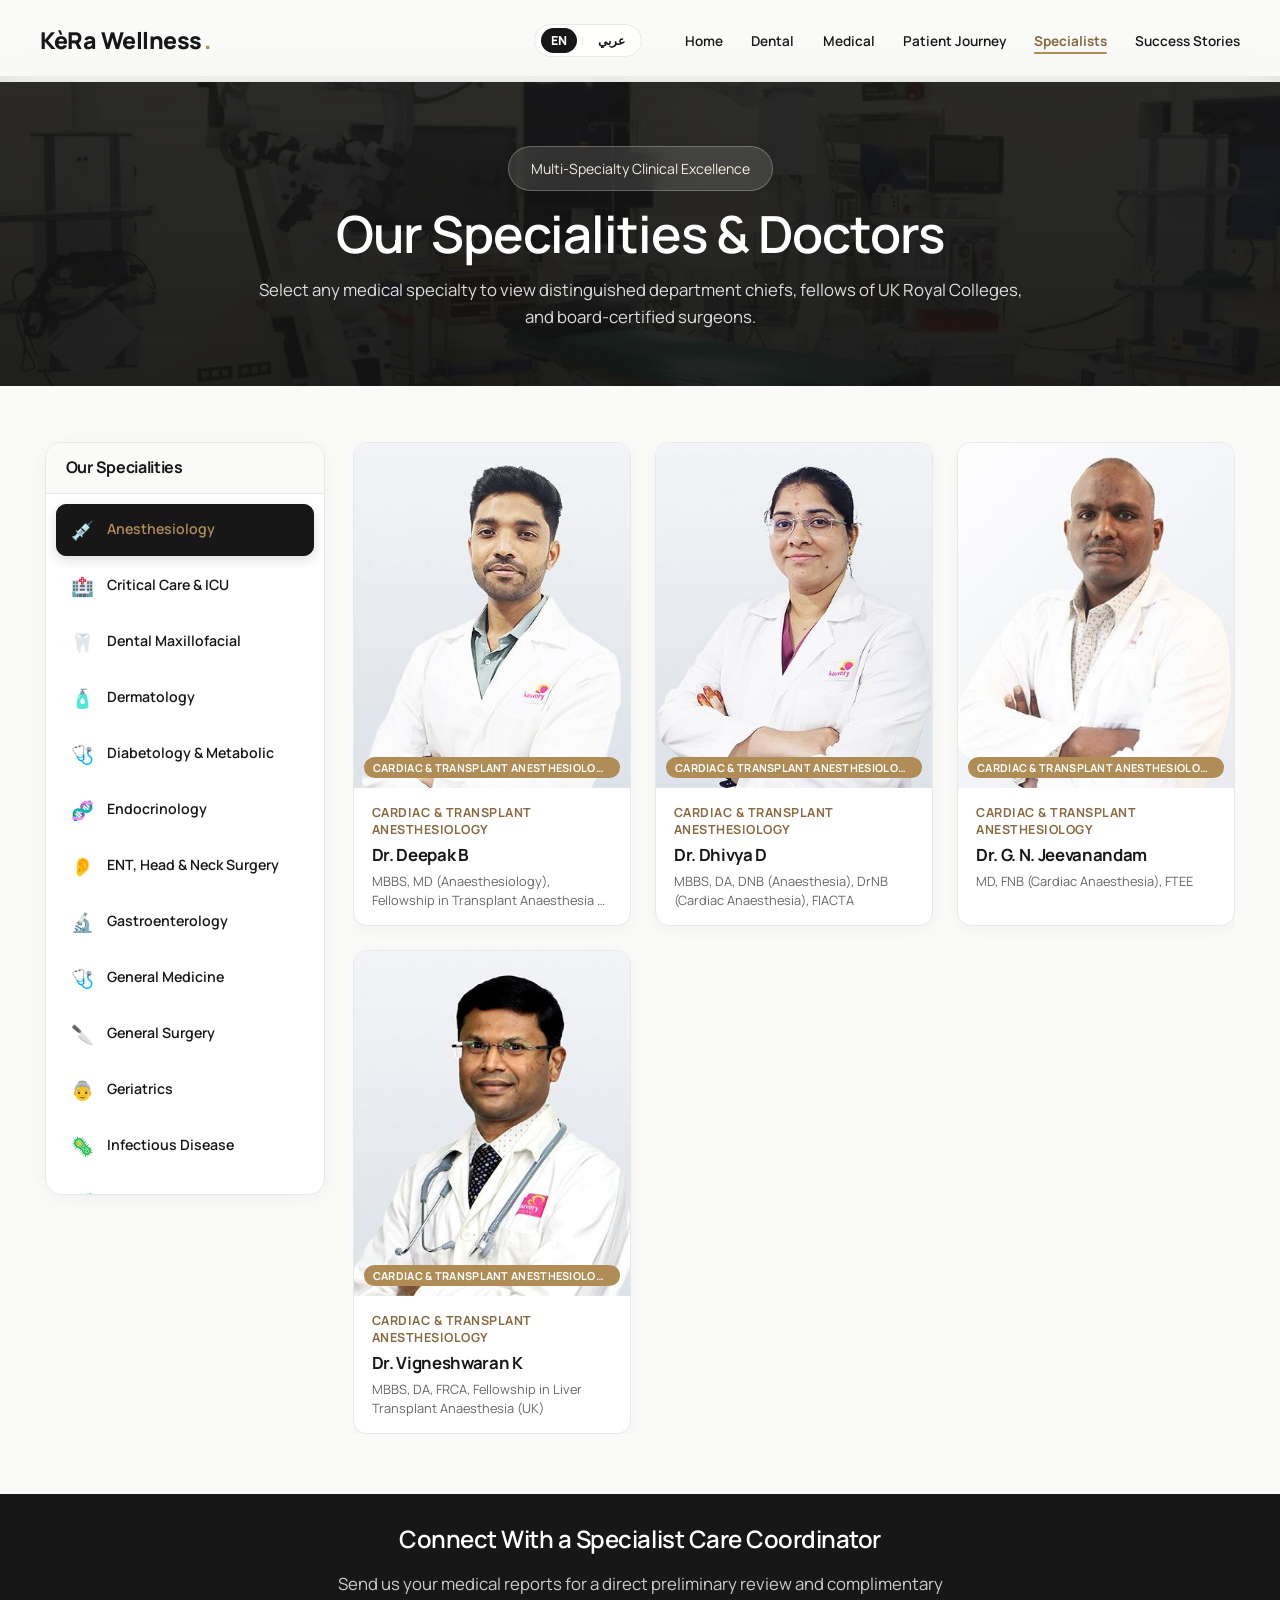
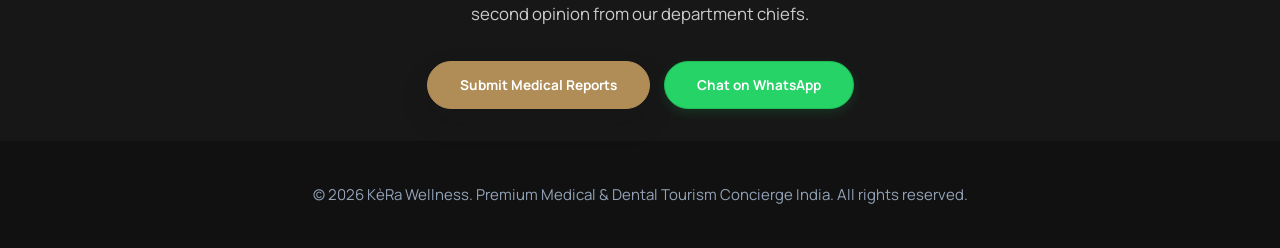
<file: assets/doctors.html>
<!DOCTYPE html>
<html lang="en" dir="ltr">

<head>
  <!-- Google tag (gtag.js) -->
  <script async src="https://www.googletagmanager.com/gtm.js?id=GTM-K932S8WZ"></script>
  <script>
    window.dataLayer = window.dataLayer || [];
    function gtag(){dataLayer.push(arguments);}
    gtag('js', new Date());
  </script>
  <meta charset="UTF-8">
  <meta name="viewport" content="width=device-width, initial-scale=1.0">
  <title>Our Specialities &amp; Doctors Directory | KèRa Wellness</title>
  <meta name="description"
    content="Browse top board-certified medical specialists and surgeons across 25 accredited clinical disciplines in JCI partner hospitals in India.">
  <link rel="canonical" href="https://kerawellness.in/assets/doctors">

  <link rel="preconnect" href="https://fonts.googleapis.com">
  <link rel="preconnect" href="https://fonts.gstatic.com" crossorigin>
  <link href="https://fonts.googleapis.com/css2?family=Manrope:wght@300;400;500;600;700;800&family=Cairo:wght@400;600;700;800&display=swap"
    rel="stylesheet">
  <link rel="stylesheet" href="./css/styles.min.css">
    <script>
    (function() {
      try {
        var lang = localStorage.getItem('preferred_language') || 'en';
        document.documentElement.setAttribute('lang', lang);
        document.documentElement.setAttribute('dir', lang === 'ar' ? 'rtl' : 'ltr');
      } catch (e) {}
    })();
  </script>
  <script src="./js/language-switch.min.js" defer></script>

  <script>
    // Universal image fallback guard for doctor images
    window.addEventListener('error', function(e) {
      if (e.target && e.target.tagName === 'IMG' && e.target.closest('.doctor-img-wrap')) {
        var img = e.target;
        var count = Number.parseInt(img.dataset.fallbackCount || '0', 10);
        var raw = img.getAttribute('src') || '';
        var clean = raw.replace(/^(\.\.\/assets\/|\/assets\/|\.\/assets\/|\.\/)/, '');
        if (count === 0) {
          img.dataset.fallbackCount = '1';
          img.src = './' + clean;
        } else if (count === 1) {
          img.dataset.fallbackCount = '2';
          img.src = '/assets/' + clean;
        }
      }
    }, true);
  </script>

    <style>
    /* ==========================================================================
       Master-Detail Responsive Doctor Specialities & Directory Section
       ========================================================================== */

    /* Global Viewport & Section Overflow Guard */
    html, body {
      overflow-x: clip;
      overflow-x: hidden;
      max-width: 100vw;
      width: 100%;
    }

    .page-hero-header {
      background: linear-gradient(rgba(17, 17, 17, 0.88), rgba(17, 17, 17, 0.92)), url('../assets/images/facility-advanced-surgical-suite.jpg') center/cover;
      color: #fff;
      text-align: center;
      margin-top: 76px;
      padding: 70px 0 55px;
    }

    #directorySection {
      background: var(--bg-primary);
      padding: 40px 0 60px;
      width: 100%;
      overflow-x: clip;
    }

    /* Container Spacing: Desktop (1200px+) */
    #directorySection .container {
      width: 100%;
      max-width: 1360px;
      margin: 0 auto;
      padding: 0 clamp(24px, 3.5vw, 48px);
      box-sizing: border-box;
    }

    /* 1. Large Desktop Layout (1200px and above): 280px Sidebar + 3-Column Doctor Grid */
    .specialties-split-layout {
      display: grid;
      grid-template-columns: 280px minmax(0, 1fr);
      gap: 28px;
      align-items: flex-start;
      margin-top: 1rem;
      width: 100%;
      max-width: 100%;
      box-sizing: border-box;
    }

    /* Left Sidebar: Desktop */
    .specialties-sidebar-container {
      background: var(--white);
      border: 1px solid var(--border-gray);
      border-radius: 16px;
      overflow: hidden;
      position: sticky;
      top: 96px;
      box-shadow: 0 4px 20px rgba(17, 17, 17, 0.04);
      transition: all 0.3s ease;
    }

    .specialties-sidebar-header {
      padding: 16px 20px;
      border-bottom: 1px solid var(--border-gray);
      background: #fafaf8;
      display: flex;
      justify-content: space-between;
      align-items: center;
    }

    .specialties-sidebar-header h3 {
      font-size: 1rem;
      font-weight: 700;
      margin: 0;
      color: var(--black);
    }

    .specialties-sidebar-list {
      max-height: calc(100vh - 200px);
      overflow-y: auto;
      padding: 10px;
      scrollbar-width: thin;
      scrollbar-color: var(--gold) #f0f0f0;
    }

    .specialties-sidebar-list::-webkit-scrollbar {
      width: 6px;
    }

    .specialties-sidebar-list::-webkit-scrollbar-thumb {
      background: var(--gold);
      border-radius: 999px;
    }

    .specialty-sidebar-btn {
      width: 100%;
      display: flex;
      align-items: center;
      gap: 12px;
      padding: 12px 14px;
      background: transparent;
      border: 1px solid transparent;
      border-radius: 10px;
      cursor: pointer;
      text-align: left;
      font-family: inherit;
      font-size: 0.885rem;
      font-weight: 600;
      color: var(--text-dark);
      transition: all 0.22s ease;
      margin-bottom: 4px;
      touch-action: manipulation;
    }

    .specialty-sidebar-btn:hover {
      background: rgba(var(--gold-rgb), 0.08);
      color: var(--gold-dark);
      border-color: rgba(var(--gold-rgb), 0.25);
    }

    .specialty-sidebar-btn.active {
      background: var(--black);
      color: var(--gold);
      border-color: var(--black);
      box-shadow: 0 4px 12px rgba(17, 17, 17, 0.15);
    }

    .specialty-sidebar-btn .spec-icon {
      font-size: 1.15rem;
      width: 24px;
      text-align: center;
      flex-shrink: 0;
    }

    .specialty-sidebar-btn .spec-text {
      flex-grow: 1;
      line-height: 1.3;
    }

    html[lang="ar"] .specialty-sidebar-btn {
      text-align: right;
    }

    /* Right Main Content & 3-Column Doctor Grid */
    .specialties-main-content {
      min-width: 0;
      max-width: 100%;
      width: 100%;
      overflow: hidden;
    }

    #doctorsGrid {
      opacity: 1 !important;
      visibility: visible !important;
      transform: none !important;
      display: grid !important;
      grid-template-columns: repeat(3, minmax(0, 1fr)) !important;
      gap: 24px !important;
      margin-top: 0 !important;
      width: 100%;
      max-width: 100%;
      min-width: 0;
      box-sizing: border-box;
    }

    /* Doctor Card Frame & Proportions: Desktop Default */
    .doctor-card {
      background: var(--white);
      border-radius: 14px;
      border: 1px solid var(--border-gray);
      overflow: hidden;
      display: flex;
      flex-direction: column;
      box-shadow: 0 4px 16px rgba(17, 17, 17, 0.04);
      transition: transform 0.3s ease, box-shadow 0.3s ease, border-color 0.3s ease !important;
      box-sizing: border-box;
      width: 100%;
      min-width: 0;
      max-width: 100%;
    }

    #doctorsGrid .doctor-card.is-hidden {
      display: none !important;
    }

    .doctor-card:hover {
      transform: translateY(-5px) !important;
      box-shadow: 0 14px 28px rgba(17, 17, 17, 0.08);
      border-color: rgba(var(--gold-rgb), 0.5);
    }

    .doctor-img-wrap {
      position: relative;
      width: 100%;
      min-width: 0;
      aspect-ratio: 4 / 5;
      height: auto;
      min-height: 220px;
      background: #f5f5f3;
      overflow: hidden;
    }

    .doctor-img-wrap img {
      position: absolute;
      inset: 0;
      width: 100%;
      height: 100%;
      max-width: 100%;
      max-height: 100%;
      object-fit: cover;
      object-position: top center;
      transition: transform 0.4s ease;
      display: block;
    }

    .doctor-card:hover .doctor-img-wrap img {
      transform: scale(1.04);
    }

    .doctor-info {
      padding: 16px 18px;
      display: flex;
      flex-direction: column;
      flex-grow: 1;
      min-width: 0;
    }

    .doc-sector-title {
      color: var(--gold-dark);
      font-size: 0.75rem;
      font-weight: 700;
      text-transform: uppercase;
      margin-bottom: 5px;
      letter-spacing: 0.4px;
    }

    .doc-name {
      font-size: 1.05rem;
      font-weight: 700;
      color: var(--black);
      margin: 0 0 6px;
      line-height: 1.3;
    }

    .doc-qualifications {
      font-size: 0.8rem;
      color: var(--text-muted);
      line-height: 1.45;
      margin: 0;
      min-height: 2.9em;
      display: -webkit-box;
      -webkit-line-clamp: 2;
      line-clamp: 2;
      -webkit-box-orient: vertical;
      overflow: hidden;
    }

    .doc-sector-badge {
      position: absolute;
      bottom: 10px;
      left: 10px;
      background: var(--gold);
      color: #fff;
      font-size: 0.68rem;
      padding: 3px 9px;
      border-radius: 999px;
      font-weight: 700;
      text-transform: uppercase;
      letter-spacing: 0.3px;
      max-width: calc(100% - 20px);
      white-space: nowrap;
      overflow: hidden;
      text-overflow: ellipsis;
      z-index: 2;
    }

    html[lang="ar"] .doc-sector-badge {
      left: auto;
      right: 10px;
    }

    /* ==========================================================================
       2. Medium Desktop / Laptop (1024px – 1199px): Balanced Sidebar & Grid
       ========================================================================== */
    @media (min-width: 1024px) and (max-width: 1199px) {
      .specialties-split-layout {
        grid-template-columns: 240px 1fr;
        gap: 20px;
      }

      #doctorsGrid {
        gap: 16px !important;
      }

      .doctor-img-wrap {
        min-height: 200px;
      }

      .doctor-info {
        padding: 12px 14px;
      }

      .doc-name {
        font-size: 0.98rem;
      }

      .doc-qualifications {
        font-size: 0.78rem;
      }

      .doc-sector-badge {
        font-size: 0.64rem;
        padding: 2px 8px;
        bottom: 8px;
        left: 8px;
      }

      html[lang="ar"] .doc-sector-badge {
        left: auto;
        right: 8px;
      }
    }

    /* ==========================================================================
       3. Tablet Layout (768px – 1023px): Top Horizontal Chips & 3-Column Grid
       ========================================================================== */
    @media (min-width: 768px) and (max-width: 1023px) {
      .page-hero-header {
        margin-top: 68px;
        padding: 50px 0 40px;
      }

      #directorySection {
        padding: 28px 0 48px;
      }

      #directorySection .container {
        padding: 0 20px !important;
      }

      .specialties-split-layout {
        grid-template-columns: minmax(0, 1fr) !important;
        gap: 20px !important;
      }

      /* Horizontal Speciality Selector on Tablet */
      .specialties-sidebar-container {
        position: static !important;
        top: auto !important;
        border-radius: 14px !important;
        box-shadow: 0 4px 16px rgba(17, 17, 17, 0.04) !important;
        border: 1px solid var(--border-gray) !important;
        background: var(--white) !important;
        overflow: hidden !important;
        opacity: 1 !important;
        visibility: visible !important;
        transform: none !important;
      }

      .specialties-sidebar-header {
        padding: 10px 16px !important;
        border-bottom: 1px solid var(--border-gray) !important;
      }

      .specialties-sidebar-list {
        max-height: none !important;
        display: flex !important;
        flex-direction: row !important;
        flex-wrap: nowrap !important;
        overflow-x: auto !important;
        overflow-y: hidden !important;
        -webkit-overflow-scrolling: touch !important;
        scrollbar-width: none !important;
        -ms-overflow-style: none !important;
        padding: 10px 14px !important;
        gap: 8px !important;
        scroll-behavior: smooth !important;
      }

      .specialties-sidebar-list::-webkit-scrollbar {
        display: none !important;
      }

      .specialty-sidebar-btn {
        width: auto !important;
        flex: 0 0 auto !important;
        white-space: nowrap !important;
        margin-bottom: 0 !important;
        padding: 8px 14px !important;
        min-height: 38px !important;
        border-radius: 999px !important;
        border: 1.5px solid var(--border-gray) !important;
        background: var(--white) !important;
        color: var(--text-dark) !important;
        display: inline-flex !important;
        align-items: center !important;
        gap: 6px !important;
        font-size: 0.82rem !important;
      }

      .specialty-sidebar-btn .spec-text,
      .specialty-sidebar-btn span {
        white-space: nowrap !important;
      }

      .specialty-sidebar-btn.active {
        background: var(--black) !important;
        color: var(--gold) !important;
        border-color: var(--black) !important;
        box-shadow: 0 4px 12px rgba(17, 17, 17, 0.15) !important;
      }

      /* 3-Column Doctor Grid on Tablet */
      #doctorsGrid {
        display: grid !important;
        grid-template-columns: repeat(3, minmax(0, 1fr)) !important;
        gap: 16px !important;
        width: 100% !important;
      }

      .doctor-card {
        border-radius: 12px !important;
        overflow: hidden !important;
        display: flex;
        flex-direction: column;
      }

      #doctorsGrid .doctor-card.is-hidden {
        display: none !important;
      }

      .doctor-img-wrap {
        width: 100% !important;
        aspect-ratio: 1 / 1.08 !important;
        height: auto !important;
        min-height: unset !important;
        max-height: 220px !important;
        padding-top: 0 !important;
        position: relative !important;
        overflow: hidden !important;
        background: #f5f5f3 !important;
      }

      .doctor-img-wrap img {
        position: absolute !important;
        inset: 0 !important;
        width: 100% !important;
        height: 100% !important;
        object-fit: cover !important;
        object-position: top center !important;
        display: block !important;
        opacity: 1 !important;
        visibility: visible !important;
      }

      .doctor-info {
        padding: 12px 14px 14px !important;
      }

      .doc-sector-title {
        display: none !important;
      }

      .doc-name {
        font-size: 0.95rem !important;
        margin: 0 0 4px !important;
        line-height: 1.25 !important;
      }

      .doc-qualifications {
        font-size: 0.76rem !important;
        line-height: 1.35 !important;
        min-height: 2.7em !important;
        display: -webkit-box !important;
        -webkit-line-clamp: 2 !important;
        line-clamp: 2 !important;
        -webkit-box-orient: vertical !important;
        overflow: hidden !important;
      }

      .doc-sector-badge {
        font-size: 0.62rem !important;
        padding: 2px 8px !important;
        bottom: 8px !important;
        left: 8px !important;
      }

      html[lang="ar"] .doc-sector-badge {
        left: auto !important;
        right: 8px !important;
      }
    }

    /* ==========================================================================
       4. Mobile Layout (below 768px): Compact 2-Column Reduced Card Grid
       ========================================================================== */
    @media (max-width: 767px) {
      .page-hero-header {
        margin-top: 60px;
        padding: 38px 12px 30px;
      }

      #directorySection {
        padding: 20px 0 36px;
      }

      #directorySection .container {
        padding: 0 12px !important;
      }

      .specialties-split-layout {
        grid-template-columns: minmax(0, 1fr) !important;
        gap: 12px !important;
        margin-top: 0.5rem !important;
      }

      /* Speciality Navigation: Immediately visible chips without data-reveal block */
      .specialties-sidebar-container {
        position: static !important;
        top: auto !important;
        background: transparent !important;
        border: none !important;
        box-shadow: none !important;
        border-radius: 0 !important;
        overflow: visible !important;
        margin-bottom: 4px !important;
        opacity: 1 !important;
        visibility: visible !important;
        transform: none !important;
      }

      .specialties-sidebar-header {
        display: none !important;
      }

      /* Convert specialities into horizontally scrollable chips */
      .specialties-sidebar-list {
        display: flex !important;
        flex-direction: row !important;
        flex-wrap: nowrap !important;
        overflow-x: auto !important;
        overflow-y: hidden !important;
        -webkit-overflow-scrolling: touch !important;
        scrollbar-width: none !important;
        -ms-overflow-style: none !important;
        max-height: none !important;
        padding: 2px 2px 8px 2px !important;
        gap: 6px !important;
        scroll-behavior: smooth !important;
      }

      .specialties-sidebar-list::-webkit-scrollbar {
        display: none !important;
      }

      .specialty-sidebar-btn {
        width: auto !important;
        flex: 0 0 auto !important;
        white-space: nowrap !important;
        margin-bottom: 0 !important;
        padding: 7px 12px !important;
        min-height: 36px !important;
        border-radius: 999px !important;
        border: 1.5px solid var(--border-gray) !important;
        background: var(--white) !important;
        color: var(--text-dark) !important;
        box-shadow: 0 2px 6px rgba(17, 17, 17, 0.04) !important;
        display: inline-flex !important;
        align-items: center !important;
        gap: 6px !important;
        font-size: 0.78rem !important;
        font-weight: 600 !important;
        cursor: pointer !important;
        touch-action: manipulation !important;
      }

      .specialty-sidebar-btn:hover {
        border-color: rgba(var(--gold-rgb), 0.4) !important;
      }

      .specialty-sidebar-btn.active {
        background: var(--black) !important;
        color: var(--gold) !important;
        border-color: var(--black) !important;
        box-shadow: 0 4px 14px rgba(17, 17, 17, 0.18) !important;
        font-weight: 700 !important;
      }

      .specialty-sidebar-btn .spec-icon {
        font-size: 0.95rem !important;
        width: auto !important;
      }

      .specialty-sidebar-btn .spec-text,
      .specialty-sidebar-btn span {
        white-space: nowrap !important;
      }

      /* Doctor Directory: Compact 2x2 Grid on Mobile with Reduced Card & Photo Size */
      #doctorsGrid {
        display: grid !important;
        grid-template-columns: repeat(2, minmax(0, 1fr)) !important;
        gap: 10px !important;
        width: 100% !important;
      }

      .doctor-card {
        width: 100% !important;
        max-width: 100% !important;
        border-radius: 10px !important;
        border: 1px solid var(--border-gray) !important;
        box-shadow: 0 2px 6px rgba(17, 17, 17, 0.04) !important;
        display: flex !important;
        flex-direction: column !important;
        overflow: hidden !important;
        background: var(--white) !important;
      }

      #doctorsGrid .doctor-card.is-hidden {
        display: none !important;
      }

      /* Reduced Doctor Photo Wrap (Compact 1:1 square ratio for 2x2 grid) */
      .doctor-img-wrap {
        width: 100% !important;
        aspect-ratio: 1 / 1 !important;
        height: auto !important;
        min-height: 120px !important;
        max-height: 165px !important;
        padding-top: 0 !important;
        position: relative !important;
        overflow: hidden !important;
        background: #f5f5f3 !important;
      }

      .doctor-img-wrap img {
        position: absolute !important;
        inset: 0 !important;
        width: 100% !important;
        height: 100% !important;
        object-fit: cover !important;
        object-position: top center !important;
        display: block !important;
        opacity: 1 !important;
        visibility: visible !important;
      }

      /* Compact Speciality Badge Overlaid at Bottom of Image */
      .doc-sector-badge {
        position: absolute !important;
        bottom: 5px !important;
        left: 5px !important;
        z-index: 2 !important;
        font-size: 0.54rem !important;
        padding: 2px 6px !important;
        border-radius: 999px !important;
        background: var(--gold) !important;
        color: #fff !important;
        font-weight: 700 !important;
        letter-spacing: 0.2px !important;
        max-width: calc(100% - 10px) !important;
        white-space: nowrap !important;
        overflow: hidden !important;
        text-overflow: ellipsis !important;
      }

      html[lang="ar"] .doc-sector-badge {
        left: auto !important;
        right: 5px !important;
      }

      /* Compact Doctor Info Below Image */
      .doctor-info {
        padding: 7px 8px 8px !important;
        display: flex !important;
        flex-direction: column !important;
        flex-grow: 1 !important;
      }

      .doc-sector-title {
        display: none !important;
      }

      .doc-name {
        font-size: 0.82rem !important;
        font-weight: 700 !important;
        color: var(--black) !important;
        margin: 0 0 2px 0 !important;
        line-height: 1.25 !important;
        display: -webkit-box !important;
        -webkit-line-clamp: 2 !important;
        line-clamp: 2 !important;
        -webkit-box-orient: vertical !important;
        overflow: hidden !important;
      }

      /* 2-Line Clamping for Qualifications */
      .doc-qualifications {
        font-size: 0.68rem !important;
        line-height: 1.3 !important;
        color: var(--text-muted) !important;
        min-height: 2.6em !important;
        max-height: none !important;
        display: -webkit-box !important;
        -webkit-line-clamp: 2 !important;
        line-clamp: 2 !important;
        -webkit-box-orient: vertical !important;
        overflow: hidden !important;
        word-break: normal !important;
        white-space: normal !important;
        margin: 0 !important;
      }
    }

    /* 5. Small Phone Layout (< 360px) */
    @media (max-width: 359px) {
      #directorySection .container {
        padding: 0 6px !important;
      }

      #doctorsGrid {
        grid-template-columns: repeat(2, minmax(0, 1fr)) !important;
        gap: 6px !important;
      }

      .doctor-img-wrap {
        aspect-ratio: 1 / 1 !important;
        max-height: 135px !important;
        min-height: 100px !important;
      }

      .doctor-info {
        padding: 5px 6px 6px !important;
      }

      .doc-name {
        font-size: 0.76rem !important;
      }

      .doc-qualifications {
        font-size: 0.62rem !important;
        line-height: 1.25 !important;
      }

      .doc-sector-badge {
        font-size: 0.48rem !important;
        padding: 1px 5px !important;
        bottom: 4px !important;
        left: 4px !important;
      }

      html[lang="ar"] .doc-sector-badge {
        left: auto !important;
        right: 4px !important;
      }
    }
  </style>
</head>

<body>

  <!-- Persistent Mobile Bottom Sticky CTA -->
  <div class="mobile-sticky-cta">
    <a href="https://wa.me/919941194191" class="btn btn-whatsapp" target="_blank" rel="noopener noreferrer">
      <span class="lang-en">WhatsApp</span>
      <span class="lang-ar">واتساب</span>
    </a>
    <a href="medical.html#consultation" class="btn btn-primary" style="background: var(--black); color: var(--gold); border-color: var(--black);">
      <span class="lang-en">Free Consultation</span>
      <span class="lang-ar">استشارة مجانية</span>
    </a>
  </div>

  <!-- Navigation Bar -->
  <nav>
    <div class="container nav-wrapper">
      <a href="../index.html" class="logo" style="color: var(--black);">KèRa Wellness<span style="color: var(--gold);">.</span></a>
      <div class="nav-links">
        <div class="lang-switcher lang-switcher-desktop">
          <button onclick="setLanguage('en')" class="lang-btn btn-lang-en active" id="btn-lang-en">EN</button>
          <span>|</span>
          <button onclick="setLanguage('ar')" class="lang-btn btn-lang-ar" id="btn-lang-ar">عربي</button>
        </div>
        <a href="../index.html" class="lang-en">Home</a>
        <a href="../index.html" class="lang-ar">الرئيسية</a>
        <a href="dental.html" class="lang-en">Dental</a>
        <a href="dental.html" class="lang-ar">طب الأسنان</a>
        <a href="medical.html" class="lang-en">Medical</a>
        <a href="medical.html" class="lang-ar">الطب العام</a>
        <a href="../index.html#journey" class="lang-en">Patient Journey</a>
        <a href="../index.html#journey" class="lang-ar">رحلة المريض</a>
        <a href="doctors.html" class="lang-en active">Specialists</a>
        <a href="doctors.html" class="lang-ar active">الأطباء</a>
        <a href="medical.html#testimonials" class="lang-en">Success Stories</a>
        <a href="medical.html#testimonials" class="lang-ar">قصص النجاح</a>
      </div>
      <div class="lang-switcher lang-switcher-mobile">
        <button onclick="setLanguage('en')" class="lang-btn btn-lang-en active">EN</button>
        <span>|</span>
        <button onclick="setLanguage('ar')" class="lang-btn btn-lang-ar">عربي</button>
      </div>
      <button class="burger-menu-btn" id="burgerMenuBtn" aria-label="Toggle Menu">
        <span></span>
        <span></span>
        <span></span>
      </button>
    </div>
  </nav>

  <!-- Page Hero Header -->
  <header class="page-hero-header">
    <div class="container">
      <div class="hero-badge" style="display: inline-block; margin-bottom: 14px; background: rgba(255, 255, 255, 0.12); border-color: rgba(255, 255, 255, 0.25); color: var(--gold-light);">
        <span class="lang-en">Multi-Specialty Clinical Excellence</span>
        <span class="lang-ar">نخبة كبار الاستشاريين والجراحين المعتمدين</span>
      </div>
      <h1 style="color: #fff; font-size: clamp(2rem, 3.8vw + 0.5rem, 3.2rem); margin-bottom: 1rem;">
        <span class="lang-en">Our Specialities &amp; Doctors</span>
        <span class="lang-ar">تخصصاتنا وأطباؤنا الاستشاريون</span>
      </h1>
      <p style="color: rgba(255, 255, 255, 0.85); max-width: 780px; margin: 0 auto; font-size: clamp(0.95rem, 2vw, 1.05rem); line-height: 1.6;">
        <span class="lang-en">Select any medical specialty to view distinguished department chiefs, fellows of UK Royal Colleges, and board-certified surgeons.</span>
        <span class="lang-ar">اختر أي تخصص طبي لاستعراض كبار رؤساء الأقسام وزملاء الكليات الملكية البريطانية والدولية.</span>
      </p>
    </div>
  </header>

  <!-- Master-Detail Section: Left Specialties / Right Doctors -->
  <section id="directorySection">
    <div class="container">
      
      <div class="specialties-split-layout">
        
        <!-- Left Side: Specialties Navigation Sidebar -->
        <aside class="specialties-sidebar-container" id="specialtiesSidebar">
          <div class="specialties-sidebar-header">
            <h3>
              <span class="lang-en">Our Specialities</span>
              <span class="lang-ar">تخصصاتنا الطبية</span>
            </h3>
          </div>
          <div class="specialties-sidebar-list" id="specialtiesSidebarList">
        <button class="specialty-sidebar-btn active" data-sector="Anesthesiology" onclick="selectSpecialty('Anesthesiology', this)">
          <span class="spec-icon">💉</span>
          <span class="spec-text">
            <span class="lang-en">Anesthesiology</span>
            <span class="lang-ar">التخدير وعلاج الألم</span>
          </span>
        </button>
        <button class="specialty-sidebar-btn" data-sector="Critical Care" onclick="selectSpecialty('Critical Care', this)">
          <span class="spec-icon">🏥</span>
          <span class="spec-text">
            <span class="lang-en">Critical Care & ICU</span>
            <span class="lang-ar">العناية المركزة والحرجة</span>
          </span>
        </button>
        <button class="specialty-sidebar-btn" data-sector="Dental Maxillofacial" onclick="selectSpecialty('Dental Maxillofacial', this)">
          <span class="spec-icon">🦷</span>
          <span class="spec-text">
            <span class="lang-en">Dental Maxillofacial</span>
            <span class="lang-ar">طب وجراحة الأسنان والوجه والفكين</span>
          </span>
        </button>
        <button class="specialty-sidebar-btn" data-sector="Dermatology" onclick="selectSpecialty('Dermatology', this)">
          <span class="spec-icon">🧴</span>
          <span class="spec-text">
            <span class="lang-en">Dermatology</span>
            <span class="lang-ar">الأمراض الجلدية والتجميل الطبي</span>
          </span>
        </button>
        <button class="specialty-sidebar-btn" data-sector="Diabetology" onclick="selectSpecialty('Diabetology', this)">
          <span class="spec-icon">🩺</span>
          <span class="spec-text">
            <span class="lang-en">Diabetology & Metabolic</span>
            <span class="lang-ar">السكري والتمثيل الغذائي</span>
          </span>
        </button>
        <button class="specialty-sidebar-btn" data-sector="Endocrinology" onclick="selectSpecialty('Endocrinology', this)">
          <span class="spec-icon">🧬</span>
          <span class="spec-text">
            <span class="lang-en">Endocrinology</span>
            <span class="lang-ar">الغدد الصماء وجراحتها</span>
          </span>
        </button>
        <button class="specialty-sidebar-btn" data-sector="ENT, Head and Neck Surgery" onclick="selectSpecialty('ENT, Head and Neck Surgery', this)">
          <span class="spec-icon">👂</span>
          <span class="spec-text">
            <span class="lang-en">ENT, Head & Neck Surgery</span>
            <span class="lang-ar">الأنف والأذن والحنجرة والرأس</span>
          </span>
        </button>
        <button class="specialty-sidebar-btn" data-sector="Gastroenterology" onclick="selectSpecialty('Gastroenterology', this)">
          <span class="spec-icon">🔬</span>
          <span class="spec-text">
            <span class="lang-en">Gastroenterology</span>
            <span class="lang-ar">أمراض وجراحة الجهاز الهضمي</span>
          </span>
        </button>
        <button class="specialty-sidebar-btn" data-sector="General Medicine" onclick="selectSpecialty('General Medicine', this)">
          <span class="spec-icon">🩺</span>
          <span class="spec-text">
            <span class="lang-en">General Medicine</span>
            <span class="lang-ar">الطب الباطني العام</span>
          </span>
        </button>
        <button class="specialty-sidebar-btn" data-sector="General Surgery" onclick="selectSpecialty('General Surgery', this)">
          <span class="spec-icon">🔪</span>
          <span class="spec-text">
            <span class="lang-en">General Surgery</span>
            <span class="lang-ar">الجراحة العامة والمناظير</span>
          </span>
        </button>
        <button class="specialty-sidebar-btn" data-sector="Geriatrics" onclick="selectSpecialty('Geriatrics', this)">
          <span class="spec-icon">👵</span>
          <span class="spec-text">
            <span class="lang-en">Geriatrics</span>
            <span class="lang-ar">طب ورعاية كبار السن</span>
          </span>
        </button>
        <button class="specialty-sidebar-btn" data-sector="Infectious Disease" onclick="selectSpecialty('Infectious Disease', this)">
          <span class="spec-icon">🦠</span>
          <span class="spec-text">
            <span class="lang-en">Infectious Disease</span>
            <span class="lang-ar">الأمراض المعدية وطب السفر</span>
          </span>
        </button>
        <button class="specialty-sidebar-btn" data-sector="Laboratory Services" onclick="selectSpecialty('Laboratory Services', this)">
          <span class="spec-icon">🧪</span>
          <span class="spec-text">
            <span class="lang-en">Laboratory Services</span>
            <span class="lang-ar">المختبرات والتحاليل الطبية</span>
          </span>
        </button>
        <button class="specialty-sidebar-btn" data-sector="Liver Disease" onclick="selectSpecialty('Liver Disease', this)">
          <span class="spec-icon">🫀</span>
          <span class="spec-text">
            <span class="lang-en">Liver Disease & Transplant</span>
            <span class="lang-ar">أمراض وزراعة الكبد</span>
          </span>
        </button>
        <button class="specialty-sidebar-btn" data-sector="Nephrology and Urology Science" onclick="selectSpecialty('Nephrology and Urology Science', this)">
          <span class="spec-icon">🫘</span>
          <span class="spec-text">
            <span class="lang-en">Nephrology & Urology</span>
            <span class="lang-ar">أمراض الكلى والمسالك البولية</span>
          </span>
        </button>
        <button class="specialty-sidebar-btn" data-sector="Obstetrics and Gynecology" onclick="selectSpecialty('Obstetrics and Gynecology', this)">
          <span class="spec-icon">🤰</span>
          <span class="spec-text">
            <span class="lang-en">Obstetrics & Gynecology</span>
            <span class="lang-ar">النساء والتوليد والإخصاب</span>
          </span>
        </button>
        <button class="specialty-sidebar-btn" data-sector="Ophthalmology" onclick="selectSpecialty('Ophthalmology', this)">
          <span class="spec-icon">👁️</span>
          <span class="spec-text">
            <span class="lang-en">Ophthalmology</span>
            <span class="lang-ar">طب وجراحة العيون</span>
          </span>
        </button>
        <button class="specialty-sidebar-btn" data-sector="Orthopaedicians" onclick="selectSpecialty('Orthopaedicians', this)">
          <span class="spec-icon">🦴</span>
          <span class="spec-text">
            <span class="lang-en">Orthopaedics & Joints</span>
            <span class="lang-ar">جراحة العظام والمفاصل</span>
          </span>
        </button>
        <button class="specialty-sidebar-btn" data-sector="Paediatrics and Neonatology" onclick="selectSpecialty('Paediatrics and Neonatology', this)">
          <span class="spec-icon">👶</span>
          <span class="spec-text">
            <span class="lang-en">Paediatrics & Neonatology</span>
            <span class="lang-ar">طب الأطفال وحديثي الولادة</span>
          </span>
        </button>
        <button class="specialty-sidebar-btn" data-sector="Plastic Surgery" onclick="selectSpecialty('Plastic Surgery', this)">
          <span class="spec-icon">⚡</span>
          <span class="spec-text">
            <span class="lang-en">Plastic Surgery</span>
            <span class="lang-ar">جراحة التجميل والترميم</span>
          </span>
        </button>
        <button class="specialty-sidebar-btn" data-sector="Psychiatry" onclick="selectSpecialty('Psychiatry', this)">
          <span class="spec-icon">🧘</span>
          <span class="spec-text">
            <span class="lang-en">Psychiatry</span>
            <span class="lang-ar">الطب النفسي والصحة السلوكية</span>
          </span>
        </button>
        <button class="specialty-sidebar-btn" data-sector="Pulmonology" onclick="selectSpecialty('Pulmonology', this)">
          <span class="spec-icon">🫁</span>
          <span class="spec-text">
            <span class="lang-en">Pulmonology</span>
            <span class="lang-ar">أمراض الصدر والجهاز التنفسي</span>
          </span>
        </button>
        <button class="specialty-sidebar-btn" data-sector="Rheumatology" onclick="selectSpecialty('Rheumatology', this)">
          <span class="spec-icon">🩹</span>
          <span class="spec-text">
            <span class="lang-en">Rheumatology</span>
            <span class="lang-ar">أمراض الروماتيزم والمناعة</span>
          </span>
        </button>
        <button class="specialty-sidebar-btn" data-sector="Spine Surgery" onclick="selectSpecialty('Spine Surgery', this)">
          <span class="spec-icon">🩻</span>
          <span class="spec-text">
            <span class="lang-en">Spine Surgery</span>
            <span class="lang-ar">جراحة العمود الفقري والأعصاب</span>
          </span>
        </button>
        <button class="specialty-sidebar-btn" data-sector="Vascular Surgery" onclick="selectSpecialty('Vascular Surgery', this)">
          <span class="spec-icon">🩸</span>
          <span class="spec-text">
            <span class="lang-en">Vascular Surgery</span>
            <span class="lang-ar">جراحة الأوعية الدموية والقسطرة</span>
          </span>
        </button>
          </div>
        </aside>

        <!-- Right Side: Selected Specialty Details & Doctor Cards Grid -->
        <main class="specialties-main-content">
          
          <!-- Doctor Cards Grid for Selected Specialty -->
          <div class="doctor-grid" id="doctorsGrid">
        <div class="doctor-card card-hover" data-sector="Anesthesiology">
          <div class="doctor-img-wrap">
            <img src="../assets/images/doctor/Anesthesiology/Dr.%20Deepak%20B%20%E2%80%93%20MBBS%2C%20MD%20(Anaesthesiology)%2C%20Fellowship%20in%20Transplant%20Anaesthesia%20%26%20Critical%20Care.jpg" alt="Dr. Deepak B - Cardiac & Transplant Anesthesiology" decoding="async" loading="eager">
            <div class="doc-sector-badge">
              <span class="lang-en">Cardiac & Transplant Anesthesiology</span>
              <span class="lang-ar">تخدير جراحات القلب والزراعة</span>
            </div>
          </div>
          <div class="doctor-info">
            <div class="doc-sector-title" style="color: var(--gold-dark); font-size: 0.78rem; font-weight: 700; text-transform: uppercase; margin-bottom: 6px; letter-spacing: 0.5px;">
              <span class="lang-en">Cardiac & Transplant Anesthesiology</span>
              <span class="lang-ar">تخدير جراحات القلب والزراعة</span>
            </div>
            <div>
              <h3 class="doc-name">Dr. Deepak B</h3>
              <p class="doc-qualifications" title="MBBS, MD (Anaesthesiology), Fellowship in Transplant Anaesthesia & Critical Care">MBBS, MD (Anaesthesiology), Fellowship in Transplant Anaesthesia & Critical Care</p>
            </div>
          </div>
        </div>

        <div class="doctor-card card-hover" data-sector="Anesthesiology">
          <div class="doctor-img-wrap">
            <img src="../assets/images/doctor/Anesthesiology/Dr.%20Dhivya%20D%20%E2%80%93%20MBBS%2C%20DA%2C%20DNB%20(Anaesthesia)%2C%20DrNB%20(Cardiac%20Anaesthesia)%2C%20FIACTA.jpg" alt="Dr. Dhivya D - Cardiac & Transplant Anesthesiology" decoding="async" loading="eager">
            <div class="doc-sector-badge">
              <span class="lang-en">Cardiac & Transplant Anesthesiology</span>
              <span class="lang-ar">تخدير جراحات القلب والزراعة</span>
            </div>
          </div>
          <div class="doctor-info">
            <div class="doc-sector-title" style="color: var(--gold-dark); font-size: 0.78rem; font-weight: 700; text-transform: uppercase; margin-bottom: 6px; letter-spacing: 0.5px;">
              <span class="lang-en">Cardiac & Transplant Anesthesiology</span>
              <span class="lang-ar">تخدير جراحات القلب والزراعة</span>
            </div>
            <div>
              <h3 class="doc-name">Dr. Dhivya D</h3>
              <p class="doc-qualifications" title="MBBS, DA, DNB (Anaesthesia), DrNB (Cardiac Anaesthesia), FIACTA">MBBS, DA, DNB (Anaesthesia), DrNB (Cardiac Anaesthesia), FIACTA</p>
            </div>
          </div>
        </div>

        <div class="doctor-card card-hover" data-sector="Anesthesiology">
          <div class="doctor-img-wrap">
            <img src="../assets/images/doctor/Anesthesiology/Dr.%20G.%20N.%20Jeevanandam%20%E2%80%93%20MD%2C%20FNB%20(Cardiac%20Anaesthesia)%2C%20FTEE.jpg" alt="Dr. G. N. Jeevanandam - Cardiac & Transplant Anesthesiology" decoding="async" loading="eager">
            <div class="doc-sector-badge">
              <span class="lang-en">Cardiac & Transplant Anesthesiology</span>
              <span class="lang-ar">تخدير جراحات القلب والزراعة</span>
            </div>
          </div>
          <div class="doctor-info">
            <div class="doc-sector-title" style="color: var(--gold-dark); font-size: 0.78rem; font-weight: 700; text-transform: uppercase; margin-bottom: 6px; letter-spacing: 0.5px;">
              <span class="lang-en">Cardiac & Transplant Anesthesiology</span>
              <span class="lang-ar">تخدير جراحات القلب والزراعة</span>
            </div>
            <div>
              <h3 class="doc-name">Dr. G. N. Jeevanandam</h3>
              <p class="doc-qualifications" title="MD, FNB (Cardiac Anaesthesia), FTEE">MD, FNB (Cardiac Anaesthesia), FTEE</p>
            </div>
          </div>
        </div>

        <div class="doctor-card card-hover" data-sector="Anesthesiology">
          <div class="doctor-img-wrap">
            <img src="../assets/images/doctor/Anesthesiology/Dr.%20Vigneshwaran%20K%20%E2%80%93%20MBBS%2C%20DA%2C%20FRCA%2C%20Fellowship%20in%20Liver%20Transplant%20Anaesthesia%20(UK).jpg" alt="Dr. Vigneshwaran K - Cardiac & Transplant Anesthesiology" decoding="async" loading="eager">
            <div class="doc-sector-badge">
              <span class="lang-en">Cardiac & Transplant Anesthesiology</span>
              <span class="lang-ar">تخدير جراحات القلب والزراعة</span>
            </div>
          </div>
          <div class="doctor-info">
            <div class="doc-sector-title" style="color: var(--gold-dark); font-size: 0.78rem; font-weight: 700; text-transform: uppercase; margin-bottom: 6px; letter-spacing: 0.5px;">
              <span class="lang-en">Cardiac & Transplant Anesthesiology</span>
              <span class="lang-ar">تخدير جراحات القلب والزراعة</span>
            </div>
            <div>
              <h3 class="doc-name">Dr. Vigneshwaran K</h3>
              <p class="doc-qualifications" title="MBBS, DA, FRCA, Fellowship in Liver Transplant Anaesthesia (UK)">MBBS, DA, FRCA, Fellowship in Liver Transplant Anaesthesia (UK)</p>
            </div>
          </div>
        </div>

        <div class="doctor-card card-hover" data-sector="Critical Care">
          <div class="doctor-img-wrap">
            <img src="../assets/images/doctor/Critical%20Care/Dr.%20Buddhan%20Rajarathinam%20%E2%80%93%20MBBS%2C%20MD%20(Anaesthesia)%2C%20EDIC%2C%20IDCCM%2C%20PDFCCM.jpg" alt="Dr. Buddhan Rajarathinam - Critical Care & ICU" decoding="async" loading="lazy">
            <div class="doc-sector-badge">
              <span class="lang-en">Critical Care & ICU</span>
              <span class="lang-ar">العناية المركزة والحرجة</span>
            </div>
          </div>
          <div class="doctor-info">
            <div class="doc-sector-title" style="color: var(--gold-dark); font-size: 0.78rem; font-weight: 700; text-transform: uppercase; margin-bottom: 6px; letter-spacing: 0.5px;">
              <span class="lang-en">Critical Care & ICU</span>
              <span class="lang-ar">العناية المركزة والحرجة</span>
            </div>
            <div>
              <h3 class="doc-name">Dr. Buddhan Rajarathinam</h3>
              <p class="doc-qualifications" title="MBBS, MD (Anaesthesia), EDIC, IDCCM, PDFCCM">MBBS, MD (Anaesthesia), EDIC, IDCCM, PDFCCM</p>
            </div>
          </div>
        </div>

        <div class="doctor-card card-hover" data-sector="Critical Care">
          <div class="doctor-img-wrap">
            <img src="../assets/images/doctor/Critical%20Care/Dr.%20Gokulakrishnan%20%E2%80%93%20MBBS%2C%20MD%20(Anaesthesia)%2C%20DrNB%20(Critical%20Care%20Medicine).jpg" alt="Dr. Gokulakrishnan - Critical Care & ICU" decoding="async" loading="lazy">
            <div class="doc-sector-badge">
              <span class="lang-en">Critical Care & ICU</span>
              <span class="lang-ar">العناية المركزة والحرجة</span>
            </div>
          </div>
          <div class="doctor-info">
            <div class="doc-sector-title" style="color: var(--gold-dark); font-size: 0.78rem; font-weight: 700; text-transform: uppercase; margin-bottom: 6px; letter-spacing: 0.5px;">
              <span class="lang-en">Critical Care & ICU</span>
              <span class="lang-ar">العناية المركزة والحرجة</span>
            </div>
            <div>
              <h3 class="doc-name">Dr. Gokulakrishnan</h3>
              <p class="doc-qualifications" title="MBBS, MD (Anaesthesia), DrNB (Critical Care Medicine)">MBBS, MD (Anaesthesia), DrNB (Critical Care Medicine)</p>
            </div>
          </div>
        </div>

        <div class="doctor-card card-hover" data-sector="Critical Care">
          <div class="doctor-img-wrap">
            <img src="../assets/images/doctor/Critical%20Care/Dr.%20N.%20Sridhar%20%E2%80%93%20MBBS%2C%20MD%20(Anaesthesiology)%2C%20FRCA%20(UK)%2C%20FFICM.jpg" alt="Dr. N. Sridhar - Critical Care & ICU" decoding="async" loading="lazy">
            <div class="doc-sector-badge">
              <span class="lang-en">Critical Care & ICU</span>
              <span class="lang-ar">العناية المركزة والحرجة</span>
            </div>
          </div>
          <div class="doctor-info">
            <div class="doc-sector-title" style="color: var(--gold-dark); font-size: 0.78rem; font-weight: 700; text-transform: uppercase; margin-bottom: 6px; letter-spacing: 0.5px;">
              <span class="lang-en">Critical Care & ICU</span>
              <span class="lang-ar">العناية المركزة والحرجة</span>
            </div>
            <div>
              <h3 class="doc-name">Dr. N. Sridhar</h3>
              <p class="doc-qualifications" title="MBBS, MD (Anaesthesiology), FRCA (UK), FFICM">MBBS, MD (Anaesthesiology), FRCA (UK), FFICM</p>
            </div>
          </div>
        </div>

        <div class="doctor-card card-hover" data-sector="Critical Care">
          <div class="doctor-img-wrap">
            <img src="../assets/images/doctor/Critical%20Care/Dr.%20P.%20Saravana%20Kumar%20%E2%80%93%20MBBS%2C%20MD%2C%20DM%20(Critical%20Care).jpg" alt="Dr. P. Saravana Kumar - Critical Care & ICU" decoding="async" loading="lazy">
            <div class="doc-sector-badge">
              <span class="lang-en">Critical Care & ICU</span>
              <span class="lang-ar">العناية المركزة والحرجة</span>
            </div>
          </div>
          <div class="doctor-info">
            <div class="doc-sector-title" style="color: var(--gold-dark); font-size: 0.78rem; font-weight: 700; text-transform: uppercase; margin-bottom: 6px; letter-spacing: 0.5px;">
              <span class="lang-en">Critical Care & ICU</span>
              <span class="lang-ar">العناية المركزة والحرجة</span>
            </div>
            <div>
              <h3 class="doc-name">Dr. P. Saravana Kumar</h3>
              <p class="doc-qualifications" title="MBBS, MD, DM (Critical Care)">MBBS, MD, DM (Critical Care)</p>
            </div>
          </div>
        </div>

        <div class="doctor-card card-hover" data-sector="Critical Care">
          <div class="doctor-img-wrap">
            <img src="../assets/images/doctor/Critical%20Care/Dr.%20Vetriselvan%20P%20%E2%80%93%20MBBS%2C%20MD%2C%20MRCP%20(A)%2C%20DM%20(AIIMS%2C%20New%20Delhi).jpg" alt="Dr. Vetriselvan P - Critical Care & ICU" decoding="async" loading="lazy">
            <div class="doc-sector-badge">
              <span class="lang-en">Critical Care & ICU</span>
              <span class="lang-ar">العناية المركزة والحرجة</span>
            </div>
          </div>
          <div class="doctor-info">
            <div class="doc-sector-title" style="color: var(--gold-dark); font-size: 0.78rem; font-weight: 700; text-transform: uppercase; margin-bottom: 6px; letter-spacing: 0.5px;">
              <span class="lang-en">Critical Care & ICU</span>
              <span class="lang-ar">العناية المركزة والحرجة</span>
            </div>
            <div>
              <h3 class="doc-name">Dr. Vetriselvan P</h3>
              <p class="doc-qualifications" title="MBBS, MD, MRCP (A), DM (AIIMS, New Delhi)">MBBS, MD, MRCP (A), DM (AIIMS, New Delhi)</p>
            </div>
          </div>
        </div>

        <div class="doctor-card card-hover" data-sector="Dental Maxillofacial">
          <div class="doctor-img-wrap">
            <img src="../assets/images/doctor/Dental%20Maxillofacial/Dr.%20M.%20Raj%20Mohan%20%E2%80%93%20BDS%2C%20MDS.jpg" alt="Dr. M. Raj Mohan - Dental & Maxillofacial" decoding="async" loading="lazy">
            <div class="doc-sector-badge">
              <span class="lang-en">Dental & Maxillofacial</span>
              <span class="lang-ar">طب وجراحة الأسنان والوجه والفكين</span>
            </div>
          </div>
          <div class="doctor-info">
            <div class="doc-sector-title" style="color: var(--gold-dark); font-size: 0.78rem; font-weight: 700; text-transform: uppercase; margin-bottom: 6px; letter-spacing: 0.5px;">
              <span class="lang-en">Dental & Maxillofacial</span>
              <span class="lang-ar">طب وجراحة الأسنان والوجه والفكين</span>
            </div>
            <div>
              <h3 class="doc-name">Dr. M. Raj Mohan</h3>
              <p class="doc-qualifications" title="BDS, MDS">BDS, MDS</p>
            </div>
          </div>
        </div>

        <div class="doctor-card card-hover" data-sector="Dental Maxillofacial">
          <div class="doctor-img-wrap">
            <img src="../assets/images/doctor/Dental%20Maxillofacial/Dr.%20Manikandan%20Ramanathan%20%E2%80%93%20BDS%2C%20MDS%2C%20FDSRCS%20(England)%2C%20FFDRCS%20(Ireland).jpg" alt="Dr. Manikandan Ramanathan - Dental & Maxillofacial" decoding="async" loading="lazy">
            <div class="doc-sector-badge">
              <span class="lang-en">Dental & Maxillofacial</span>
              <span class="lang-ar">طب وجراحة الأسنان والوجه والفكين</span>
            </div>
          </div>
          <div class="doctor-info">
            <div class="doc-sector-title" style="color: var(--gold-dark); font-size: 0.78rem; font-weight: 700; text-transform: uppercase; margin-bottom: 6px; letter-spacing: 0.5px;">
              <span class="lang-en">Dental & Maxillofacial</span>
              <span class="lang-ar">طب وجراحة الأسنان والوجه والفكين</span>
            </div>
            <div>
              <h3 class="doc-name">Dr. Manikandan Ramanathan</h3>
              <p class="doc-qualifications" title="BDS, MDS, FDSRCS (England), FFDRCS (Ireland)">BDS, MDS, FDSRCS (England), FFDRCS (Ireland)</p>
            </div>
          </div>
        </div>

        <div class="doctor-card card-hover" data-sector="Dental Maxillofacial">
          <div class="doctor-img-wrap">
            <img src="../assets/images/doctor/Dental%20Maxillofacial/Dr.%20Preeti%20L.%20Anand%20%E2%80%93%20BDS%2C%20MDS%2C%20PGCOI.jpg" alt="Dr. Preeti L. Anand - Dental & Maxillofacial" decoding="async" loading="lazy">
            <div class="doc-sector-badge">
              <span class="lang-en">Dental & Maxillofacial</span>
              <span class="lang-ar">طب وجراحة الأسنان والوجه والفكين</span>
            </div>
          </div>
          <div class="doctor-info">
            <div class="doc-sector-title" style="color: var(--gold-dark); font-size: 0.78rem; font-weight: 700; text-transform: uppercase; margin-bottom: 6px; letter-spacing: 0.5px;">
              <span class="lang-en">Dental & Maxillofacial</span>
              <span class="lang-ar">طب وجراحة الأسنان والوجه والفكين</span>
            </div>
            <div>
              <h3 class="doc-name">Dr. Preeti L. Anand</h3>
              <p class="doc-qualifications" title="BDS, MDS, PGCOI">BDS, MDS, PGCOI</p>
            </div>
          </div>
        </div>

        <div class="doctor-card card-hover" data-sector="Dental Maxillofacial">
          <div class="doctor-img-wrap">
            <img src="../assets/images/doctor/Dental%20Maxillofacial/Dr.%20S.%20Elangovan%20%E2%80%93%20BDS%2C%20MDS.jpg" alt="Dr. S. Elangovan - Dental & Maxillofacial" decoding="async" loading="lazy">
            <div class="doc-sector-badge">
              <span class="lang-en">Dental & Maxillofacial</span>
              <span class="lang-ar">طب وجراحة الأسنان والوجه والفكين</span>
            </div>
          </div>
          <div class="doctor-info">
            <div class="doc-sector-title" style="color: var(--gold-dark); font-size: 0.78rem; font-weight: 700; text-transform: uppercase; margin-bottom: 6px; letter-spacing: 0.5px;">
              <span class="lang-en">Dental & Maxillofacial</span>
              <span class="lang-ar">طب وجراحة الأسنان والوجه والفكين</span>
            </div>
            <div>
              <h3 class="doc-name">Dr. S. Elangovan</h3>
              <p class="doc-qualifications" title="BDS, MDS">BDS, MDS</p>
            </div>
          </div>
        </div>

        <div class="doctor-card card-hover" data-sector="Dental Maxillofacial">
          <div class="doctor-img-wrap">
            <img src="../assets/images/doctor/Dental%20Maxillofacial/Dr.%20Vijayalakshmi%20P%20%E2%80%93%20BDS%2C%20MDS%20(Oral%20%26%20Maxillofacial%20Surgery)%2C%20FAOMSI%20(Fellowship%20in%20Craniofacial%20Trauma).jpg" alt="Dr. Vijayalakshmi P - Dental & Maxillofacial" decoding="async" loading="lazy">
            <div class="doc-sector-badge">
              <span class="lang-en">Dental & Maxillofacial</span>
              <span class="lang-ar">طب وجراحة الأسنان والوجه والفكين</span>
            </div>
          </div>
          <div class="doctor-info">
            <div class="doc-sector-title" style="color: var(--gold-dark); font-size: 0.78rem; font-weight: 700; text-transform: uppercase; margin-bottom: 6px; letter-spacing: 0.5px;">
              <span class="lang-en">Dental & Maxillofacial</span>
              <span class="lang-ar">طب وجراحة الأسنان والوجه والفكين</span>
            </div>
            <div>
              <h3 class="doc-name">Dr. Vijayalakshmi P</h3>
              <p class="doc-qualifications" title="BDS, MDS (Oral & Maxillofacial Surgery), FAOMSI (Fellowship in Craniofacial Trauma)">BDS, MDS (Oral & Maxillofacial Surgery), FAOMSI (Fellowship in Craniofacial Trauma)</p>
            </div>
          </div>
        </div>

        <div class="doctor-card card-hover" data-sector="Dermatology">
          <div class="doctor-img-wrap">
            <img src="../assets/images/doctor/Dermatology/Dr.%20A.%20S.%20Niraaimathi%20%E2%80%93%20MBBS%2C%20MD%2C%20DNB.jpg" alt="Dr. A. S. Niraaimathi - Dermatology & Skin Care" decoding="async" loading="lazy">
            <div class="doc-sector-badge">
              <span class="lang-en">Dermatology & Skin Care</span>
              <span class="lang-ar">الجلدية والتجميل</span>
            </div>
          </div>
          <div class="doctor-info">
            <div class="doc-sector-title" style="color: var(--gold-dark); font-size: 0.78rem; font-weight: 700; text-transform: uppercase; margin-bottom: 6px; letter-spacing: 0.5px;">
              <span class="lang-en">Dermatology & Skin Care</span>
              <span class="lang-ar">الجلدية والتجميل</span>
            </div>
            <div>
              <h3 class="doc-name">Dr. A. S. Niraaimathi</h3>
              <p class="doc-qualifications" title="MBBS, MD, DNB">MBBS, MD, DNB</p>
            </div>
          </div>
        </div>

        <div class="doctor-card card-hover" data-sector="Dermatology">
          <div class="doctor-img-wrap">
            <img src="../assets/images/doctor/Dermatology/Dr.%20M.%20Shoba%20%E2%80%93%20MBBS%2C%20MD%20(DVL).jpg" alt="Dr. M. Shoba - Dermatology & Skin Care" decoding="async" loading="lazy">
            <div class="doc-sector-badge">
              <span class="lang-en">Dermatology & Skin Care</span>
              <span class="lang-ar">الجلدية والتجميل</span>
            </div>
          </div>
          <div class="doctor-info">
            <div class="doc-sector-title" style="color: var(--gold-dark); font-size: 0.78rem; font-weight: 700; text-transform: uppercase; margin-bottom: 6px; letter-spacing: 0.5px;">
              <span class="lang-en">Dermatology & Skin Care</span>
              <span class="lang-ar">الجلدية والتجميل</span>
            </div>
            <div>
              <h3 class="doc-name">Dr. M. Shoba</h3>
              <p class="doc-qualifications" title="MBBS, MD (DVL)">MBBS, MD (DVL)</p>
            </div>
          </div>
        </div>

        <div class="doctor-card card-hover" data-sector="Dermatology">
          <div class="doctor-img-wrap">
            <img src="../assets/images/doctor/Dermatology/Dr.%20Pravin%20Vinil%20Raja%20%E2%80%93%20MBBS%2C%20MD%2C%20DVL.jpg" alt="Dr. Pravin Vinil Raja - Dermatology & Skin Care" decoding="async" loading="lazy">
            <div class="doc-sector-badge">
              <span class="lang-en">Dermatology & Skin Care</span>
              <span class="lang-ar">الجلدية والتجميل</span>
            </div>
          </div>
          <div class="doctor-info">
            <div class="doc-sector-title" style="color: var(--gold-dark); font-size: 0.78rem; font-weight: 700; text-transform: uppercase; margin-bottom: 6px; letter-spacing: 0.5px;">
              <span class="lang-en">Dermatology & Skin Care</span>
              <span class="lang-ar">الجلدية والتجميل</span>
            </div>
            <div>
              <h3 class="doc-name">Dr. Pravin Vinil Raja</h3>
              <p class="doc-qualifications" title="MBBS, MD, DVL">MBBS, MD, DVL</p>
            </div>
          </div>
        </div>

        <div class="doctor-card card-hover" data-sector="Dermatology">
          <div class="doctor-img-wrap">
            <img src="../assets/images/doctor/Dermatology/Dr.%20R.%20Indhra%20Priyadharshini%20%E2%80%93%20MBBS%2C%20MD%20(DVL).jpg" alt="Dr. R. Indhra Priyadharshini - Dermatology & Skin Care" decoding="async" loading="lazy">
            <div class="doc-sector-badge">
              <span class="lang-en">Dermatology & Skin Care</span>
              <span class="lang-ar">الجلدية والتجميل</span>
            </div>
          </div>
          <div class="doctor-info">
            <div class="doc-sector-title" style="color: var(--gold-dark); font-size: 0.78rem; font-weight: 700; text-transform: uppercase; margin-bottom: 6px; letter-spacing: 0.5px;">
              <span class="lang-en">Dermatology & Skin Care</span>
              <span class="lang-ar">الجلدية والتجميل</span>
            </div>
            <div>
              <h3 class="doc-name">Dr. R. Indhra Priyadharshini</h3>
              <p class="doc-qualifications" title="MBBS, MD (DVL)">MBBS, MD (DVL)</p>
            </div>
          </div>
        </div>

        <div class="doctor-card card-hover" data-sector="Dermatology">
          <div class="doctor-img-wrap">
            <img src="../assets/images/doctor/Dermatology/Dr.%20V.%20Madhumitha%20%E2%80%93%20MBBS%2C%20MD%20(DVL).jpg" alt="Dr. V. Madhumitha - Dermatology & Skin Care" decoding="async" loading="lazy">
            <div class="doc-sector-badge">
              <span class="lang-en">Dermatology & Skin Care</span>
              <span class="lang-ar">الجلدية والتجميل</span>
            </div>
          </div>
          <div class="doctor-info">
            <div class="doc-sector-title" style="color: var(--gold-dark); font-size: 0.78rem; font-weight: 700; text-transform: uppercase; margin-bottom: 6px; letter-spacing: 0.5px;">
              <span class="lang-en">Dermatology & Skin Care</span>
              <span class="lang-ar">الجلدية والتجميل</span>
            </div>
            <div>
              <h3 class="doc-name">Dr. V. Madhumitha</h3>
              <p class="doc-qualifications" title="MBBS, MD (DVL)">MBBS, MD (DVL)</p>
            </div>
          </div>
        </div>

        <div class="doctor-card card-hover" data-sector="Diabetology">
          <div class="doctor-img-wrap">
            <img src="../assets/images/doctor/Diabetology/Dr.%20Ezhilan%20Naganathan%20%E2%80%93%20MBBS%2C%20MD%20(General%20Medicine).jpg" alt="Dr. Ezhilan Naganathan - Diabetology & Endocrinology" decoding="async" loading="lazy">
            <div class="doc-sector-badge">
              <span class="lang-en">Diabetology & Endocrinology</span>
              <span class="lang-ar">الغدد الصماء والسكري</span>
            </div>
          </div>
          <div class="doctor-info">
            <div class="doc-sector-title" style="color: var(--gold-dark); font-size: 0.78rem; font-weight: 700; text-transform: uppercase; margin-bottom: 6px; letter-spacing: 0.5px;">
              <span class="lang-en">Diabetology & Endocrinology</span>
              <span class="lang-ar">الغدد الصماء والسكري</span>
            </div>
            <div>
              <h3 class="doc-name">Dr. Ezhilan Naganathan</h3>
              <p class="doc-qualifications" title="MBBS, MD (General Medicine)">MBBS, MD (General Medicine)</p>
            </div>
          </div>
        </div>

        <div class="doctor-card card-hover" data-sector="Diabetology">
          <div class="doctor-img-wrap">
            <img src="../assets/images/doctor/Diabetology/Dr.%20Gopal%20Parthasarathy%20%E2%80%93%20MBBS%2C%20D.Sc.%20(Hon.).jpg" alt="Dr. Gopal Parthasarathy - Diabetology & Endocrinology" decoding="async" loading="lazy">
            <div class="doc-sector-badge">
              <span class="lang-en">Diabetology & Endocrinology</span>
              <span class="lang-ar">الغدد الصماء والسكري</span>
            </div>
          </div>
          <div class="doctor-info">
            <div class="doc-sector-title" style="color: var(--gold-dark); font-size: 0.78rem; font-weight: 700; text-transform: uppercase; margin-bottom: 6px; letter-spacing: 0.5px;">
              <span class="lang-en">Diabetology & Endocrinology</span>
              <span class="lang-ar">الغدد الصماء والسكري</span>
            </div>
            <div>
              <h3 class="doc-name">Dr. Gopal Parthasarathy</h3>
              <p class="doc-qualifications" title="MBBS, D.Sc. (Hon.)">MBBS, D.Sc. (Hon.)</p>
            </div>
          </div>
        </div>

        <div class="doctor-card card-hover" data-sector="Diabetology">
          <div class="doctor-img-wrap">
            <img src="../assets/images/doctor/Diabetology/Dr.%20K.%20Baraneedharan%20%E2%80%93%20MBBS%2C%20MD%20(General%20Medicine).jpg" alt="Dr. K. Baraneedharan - Diabetology & Endocrinology" decoding="async" loading="lazy">
            <div class="doc-sector-badge">
              <span class="lang-en">Diabetology & Endocrinology</span>
              <span class="lang-ar">الغدد الصماء والسكري</span>
            </div>
          </div>
          <div class="doctor-info">
            <div class="doc-sector-title" style="color: var(--gold-dark); font-size: 0.78rem; font-weight: 700; text-transform: uppercase; margin-bottom: 6px; letter-spacing: 0.5px;">
              <span class="lang-en">Diabetology & Endocrinology</span>
              <span class="lang-ar">الغدد الصماء والسكري</span>
            </div>
            <div>
              <h3 class="doc-name">Dr. K. Baraneedharan</h3>
              <p class="doc-qualifications" title="MBBS, MD (General Medicine)">MBBS, MD (General Medicine)</p>
            </div>
          </div>
        </div>

        <div class="doctor-card card-hover" data-sector="Diabetology">
          <div class="doctor-img-wrap">
            <img src="../assets/images/doctor/Diabetology/Dr.%20S.%20Sivaram%20Kannan%20%E2%80%93%20MBBS%2C%20MD%20(General%20Medicine)%2C%20FRCP%20(Glasgow).jpg" alt="Dr. S. Sivaram Kannan - Diabetology & Endocrinology" decoding="async" loading="lazy">
            <div class="doc-sector-badge">
              <span class="lang-en">Diabetology & Endocrinology</span>
              <span class="lang-ar">الغدد الصماء والسكري</span>
            </div>
          </div>
          <div class="doctor-info">
            <div class="doc-sector-title" style="color: var(--gold-dark); font-size: 0.78rem; font-weight: 700; text-transform: uppercase; margin-bottom: 6px; letter-spacing: 0.5px;">
              <span class="lang-en">Diabetology & Endocrinology</span>
              <span class="lang-ar">الغدد الصماء والسكري</span>
            </div>
            <div>
              <h3 class="doc-name">Dr. S. Sivaram Kannan</h3>
              <p class="doc-qualifications" title="MBBS, MD (General Medicine), FRCP (Glasgow)">MBBS, MD (General Medicine), FRCP (Glasgow)</p>
            </div>
          </div>
        </div>

        <div class="doctor-card card-hover" data-sector="Endocrinology">
          <div class="doctor-img-wrap">
            <img src="../assets/images/doctor/Endocrinology/Dr.%20Dhalapathy%20Sadacharan%20%E2%80%93%20MBBS%2C%20MS%20(General%20Surgery)%2C%20MCh%20(Endocrine%20Surgery).jpg" alt="Dr. Dhalapathy Sadacharan - Endocrine Surgery" decoding="async" loading="lazy">
            <div class="doc-sector-badge">
              <span class="lang-en">Endocrine Surgery</span>
              <span class="lang-ar">جراحة الغدد الصماء</span>
            </div>
          </div>
          <div class="doctor-info">
            <div class="doc-sector-title" style="color: var(--gold-dark); font-size: 0.78rem; font-weight: 700; text-transform: uppercase; margin-bottom: 6px; letter-spacing: 0.5px;">
              <span class="lang-en">Endocrine Surgery</span>
              <span class="lang-ar">جراحة الغدد الصماء</span>
            </div>
            <div>
              <h3 class="doc-name">Dr. Dhalapathy Sadacharan</h3>
              <p class="doc-qualifications" title="MBBS, MS (General Surgery), MCh (Endocrine Surgery)">MBBS, MS (General Surgery), MCh (Endocrine Surgery)</p>
            </div>
          </div>
        </div>

        <div class="doctor-card card-hover" data-sector="Endocrinology">
          <div class="doctor-img-wrap">
            <img src="../assets/images/doctor/Endocrinology/Dr.%20S.%20Sivaprakash%20%E2%80%93%20MBBS%2C%20MD%20(General%20Medicine)%2C%20DM%20(Endocrinology).jpg" alt="Dr. S. Sivaprakash - Endocrine Surgery" decoding="async" loading="lazy">
            <div class="doc-sector-badge">
              <span class="lang-en">Endocrine Surgery</span>
              <span class="lang-ar">جراحة الغدد الصماء</span>
            </div>
          </div>
          <div class="doctor-info">
            <div class="doc-sector-title" style="color: var(--gold-dark); font-size: 0.78rem; font-weight: 700; text-transform: uppercase; margin-bottom: 6px; letter-spacing: 0.5px;">
              <span class="lang-en">Endocrine Surgery</span>
              <span class="lang-ar">جراحة الغدد الصماء</span>
            </div>
            <div>
              <h3 class="doc-name">Dr. S. Sivaprakash</h3>
              <p class="doc-qualifications" title="MBBS, MD (General Medicine), DM (Endocrinology)">MBBS, MD (General Medicine), DM (Endocrinology)</p>
            </div>
          </div>
        </div>

        <div class="doctor-card card-hover" data-sector="Endocrinology">
          <div class="doctor-img-wrap">
            <img src="../assets/images/doctor/Endocrinology/Dr.%20Vignesh%20%E2%80%93%20MD%2C%20DM.jpg" alt="Dr. Vignesh - Endocrine Surgery" decoding="async" loading="lazy">
            <div class="doc-sector-badge">
              <span class="lang-en">Endocrine Surgery</span>
              <span class="lang-ar">جراحة الغدد الصماء</span>
            </div>
          </div>
          <div class="doctor-info">
            <div class="doc-sector-title" style="color: var(--gold-dark); font-size: 0.78rem; font-weight: 700; text-transform: uppercase; margin-bottom: 6px; letter-spacing: 0.5px;">
              <span class="lang-en">Endocrine Surgery</span>
              <span class="lang-ar">جراحة الغدد الصماء</span>
            </div>
            <div>
              <h3 class="doc-name">Dr. Vignesh</h3>
              <p class="doc-qualifications" title="MD, DM">MD, DM</p>
            </div>
          </div>
        </div>

        <div class="doctor-card card-hover" data-sector="ENT, Head and Neck Surgery">
          <div class="doctor-img-wrap">
            <img src="../assets/images/doctor/ENT%2C%20Head%20and%20Neck%20Surgery/Dr.%20Deepika%20M%20Vijai%20%E2%80%93%20MBBS%2C%20MS%20(ENT).jpg" alt="Dr. Deepika M Vijai - ENT & Head/Neck Surgery" decoding="async" loading="lazy">
            <div class="doc-sector-badge">
              <span class="lang-en">ENT & Head/Neck Surgery</span>
              <span class="lang-ar">الأنف والأذن والحنجرة والرأس</span>
            </div>
          </div>
          <div class="doctor-info">
            <div class="doc-sector-title" style="color: var(--gold-dark); font-size: 0.78rem; font-weight: 700; text-transform: uppercase; margin-bottom: 6px; letter-spacing: 0.5px;">
              <span class="lang-en">ENT & Head/Neck Surgery</span>
              <span class="lang-ar">الأنف والأذن والحنجرة والرأس</span>
            </div>
            <div>
              <h3 class="doc-name">Dr. Deepika M Vijai</h3>
              <p class="doc-qualifications" title="MBBS, MS (ENT)">MBBS, MS (ENT)</p>
            </div>
          </div>
        </div>

        <div class="doctor-card card-hover" data-sector="ENT, Head and Neck Surgery">
          <div class="doctor-img-wrap">
            <img src="../assets/images/doctor/ENT%2C%20Head%20and%20Neck%20Surgery/Dr.%20Niraj%20Kumar%20Joshi%20%E2%80%93%20MBBS%2C%20MD%20(Physiology)%2C%20DNB%20(Oto-Rhino-Laryngology)%2C%20FAGE.jpg" alt="Dr. Niraj Kumar Joshi - ENT & Head/Neck Surgery" decoding="async" loading="lazy">
            <div class="doc-sector-badge">
              <span class="lang-en">ENT & Head/Neck Surgery</span>
              <span class="lang-ar">الأنف والأذن والحنجرة والرأس</span>
            </div>
          </div>
          <div class="doctor-info">
            <div class="doc-sector-title" style="color: var(--gold-dark); font-size: 0.78rem; font-weight: 700; text-transform: uppercase; margin-bottom: 6px; letter-spacing: 0.5px;">
              <span class="lang-en">ENT & Head/Neck Surgery</span>
              <span class="lang-ar">الأنف والأذن والحنجرة والرأس</span>
            </div>
            <div>
              <h3 class="doc-name">Dr. Niraj Kumar Joshi</h3>
              <p class="doc-qualifications" title="MBBS, MD (Physiology), DNB (Oto-Rhino-Laryngology), FAGE">MBBS, MD (Physiology), DNB (Oto-Rhino-Laryngology), FAGE</p>
            </div>
          </div>
        </div>

        <div class="doctor-card card-hover" data-sector="ENT, Head and Neck Surgery">
          <div class="doctor-img-wrap">
            <img src="../assets/images/doctor/ENT%2C%20Head%20and%20Neck%20Surgery/Dr.%20Preethi%20P%20%E2%80%93%20MBBS%2C%20DLO%2C%20DNB%20(ENT).jpg" alt="Dr. Preethi P - ENT & Head/Neck Surgery" decoding="async" loading="lazy">
            <div class="doc-sector-badge">
              <span class="lang-en">ENT & Head/Neck Surgery</span>
              <span class="lang-ar">الأنف والأذن والحنجرة والرأس</span>
            </div>
          </div>
          <div class="doctor-info">
            <div class="doc-sector-title" style="color: var(--gold-dark); font-size: 0.78rem; font-weight: 700; text-transform: uppercase; margin-bottom: 6px; letter-spacing: 0.5px;">
              <span class="lang-en">ENT & Head/Neck Surgery</span>
              <span class="lang-ar">الأنف والأذن والحنجرة والرأس</span>
            </div>
            <div>
              <h3 class="doc-name">Dr. Preethi P</h3>
              <p class="doc-qualifications" title="MBBS, DLO, DNB (ENT)">MBBS, DLO, DNB (ENT)</p>
            </div>
          </div>
        </div>

        <div class="doctor-card card-hover" data-sector="ENT, Head and Neck Surgery">
          <div class="doctor-img-wrap">
            <img src="../assets/images/doctor/ENT%2C%20Head%20and%20Neck%20Surgery/Dr.%20Vinothan%20%E2%80%93%20MBBS%2C%20DLO%2C%20MS%20(ENT)%2C%20DNB%20(ENT).jpg" alt="Dr. Vinothan - ENT & Head/Neck Surgery" decoding="async" loading="lazy">
            <div class="doc-sector-badge">
              <span class="lang-en">ENT & Head/Neck Surgery</span>
              <span class="lang-ar">الأنف والأذن والحنجرة والرأس</span>
            </div>
          </div>
          <div class="doctor-info">
            <div class="doc-sector-title" style="color: var(--gold-dark); font-size: 0.78rem; font-weight: 700; text-transform: uppercase; margin-bottom: 6px; letter-spacing: 0.5px;">
              <span class="lang-en">ENT & Head/Neck Surgery</span>
              <span class="lang-ar">الأنف والأذن والحنجرة والرأس</span>
            </div>
            <div>
              <h3 class="doc-name">Dr. Vinothan</h3>
              <p class="doc-qualifications" title="MBBS, DLO, MS (ENT), DNB (ENT)">MBBS, DLO, MS (ENT), DNB (ENT)</p>
            </div>
          </div>
        </div>

        <div class="doctor-card card-hover" data-sector="Gastroenterology">
          <div class="doctor-img-wrap">
            <img src="../assets/images/doctor/Gastroenterology/Dr.%20M.%20A.%20Arvind%20%E2%80%93%20MBBS%2C%20MD%2C%20DM%20(Medical%20Gastroenterology)%2C%20Fellowship%20in%20ERCP%20(2018)%2C%20Fellowship%20in%20Advanced%20EUS%20(2022).jpg" alt="Dr. M. A. Arvind - Gastroenterology & GI Surgery" decoding="async" loading="lazy">
            <div class="doc-sector-badge">
              <span class="lang-en">Gastroenterology & GI Surgery</span>
              <span class="lang-ar">أمراض وجراحة الجهاز الهضمي</span>
            </div>
          </div>
          <div class="doctor-info">
            <div class="doc-sector-title" style="color: var(--gold-dark); font-size: 0.78rem; font-weight: 700; text-transform: uppercase; margin-bottom: 6px; letter-spacing: 0.5px;">
              <span class="lang-en">Gastroenterology & GI Surgery</span>
              <span class="lang-ar">أمراض وجراحة الجهاز الهضمي</span>
            </div>
            <div>
              <h3 class="doc-name">Dr. M. A. Arvind</h3>
              <p class="doc-qualifications" title="MBBS, MD, DM (Medical Gastroenterology), Fellowship in ERCP (2018), Fellowship in Advanced EUS (2022)">MBBS, MD, DM (Medical Gastroenterology), Fellowship in ERCP (2018), Fellowship in Advanced EUS (2022)</p>
            </div>
          </div>
        </div>

        <div class="doctor-card card-hover" data-sector="Gastroenterology">
          <div class="doctor-img-wrap">
            <img src="../assets/images/doctor/Gastroenterology/Dr.%20S.%20Vadivel%20Kumaran%20%E2%80%93%20MBBS%2C%20MD%20(General%20Medicine)%2C%20DM%20(Gastroenterology).jpg" alt="Dr. S. Vadivel Kumaran - Gastroenterology & GI Surgery" decoding="async" loading="lazy">
            <div class="doc-sector-badge">
              <span class="lang-en">Gastroenterology & GI Surgery</span>
              <span class="lang-ar">أمراض وجراحة الجهاز الهضمي</span>
            </div>
          </div>
          <div class="doctor-info">
            <div class="doc-sector-title" style="color: var(--gold-dark); font-size: 0.78rem; font-weight: 700; text-transform: uppercase; margin-bottom: 6px; letter-spacing: 0.5px;">
              <span class="lang-en">Gastroenterology & GI Surgery</span>
              <span class="lang-ar">أمراض وجراحة الجهاز الهضمي</span>
            </div>
            <div>
              <h3 class="doc-name">Dr. S. Vadivel Kumaran</h3>
              <p class="doc-qualifications" title="MBBS, MD (General Medicine), DM (Gastroenterology)">MBBS, MD (General Medicine), DM (Gastroenterology)</p>
            </div>
          </div>
        </div>

        <div class="doctor-card card-hover" data-sector="Gastroenterology">
          <div class="doctor-img-wrap">
            <img src="../assets/images/doctor/Gastroenterology/Dr.%20Swati%20Raju%20%E2%80%93%20MBBS%2C%20MD%20(General%20Medicine)%2C%20DM%20(Gastroenterology)%2C%20Postdoctoral%20Fellowship%20in%20Liver%20Diseases%20(Chennai).jpg" alt="Dr. Swati Raju - Gastroenterology & GI Surgery" decoding="async" loading="lazy">
            <div class="doc-sector-badge">
              <span class="lang-en">Gastroenterology & GI Surgery</span>
              <span class="lang-ar">أمراض وجراحة الجهاز الهضمي</span>
            </div>
          </div>
          <div class="doctor-info">
            <div class="doc-sector-title" style="color: var(--gold-dark); font-size: 0.78rem; font-weight: 700; text-transform: uppercase; margin-bottom: 6px; letter-spacing: 0.5px;">
              <span class="lang-en">Gastroenterology & GI Surgery</span>
              <span class="lang-ar">أمراض وجراحة الجهاز الهضمي</span>
            </div>
            <div>
              <h3 class="doc-name">Dr. Swati Raju</h3>
              <p class="doc-qualifications" title="MBBS, MD (General Medicine), DM (Gastroenterology), Postdoctoral Fellowship in Liver Diseases (Chennai)">MBBS, MD (General Medicine), DM (Gastroenterology), Postdoctoral Fellowship in Liver Diseases (Chennai)</p>
            </div>
          </div>
        </div>

        <div class="doctor-card card-hover" data-sector="Gastroenterology">
          <div class="doctor-img-wrap">
            <img src="../assets/images/doctor/Gastroenterology/Prof.%20D.%20Kannan%20%E2%80%93%20MBBS%2C%20MS%20(General%20Surgery)%2C%20MCh%20(Surgical%20Gastroenterology)%2C%20FRCS%20(Glasgow).jpg" alt="Prof. D. Kannan - Gastroenterology & GI Surgery" decoding="async" loading="lazy">
            <div class="doc-sector-badge">
              <span class="lang-en">Gastroenterology & GI Surgery</span>
              <span class="lang-ar">أمراض وجراحة الجهاز الهضمي</span>
            </div>
          </div>
          <div class="doctor-info">
            <div class="doc-sector-title" style="color: var(--gold-dark); font-size: 0.78rem; font-weight: 700; text-transform: uppercase; margin-bottom: 6px; letter-spacing: 0.5px;">
              <span class="lang-en">Gastroenterology & GI Surgery</span>
              <span class="lang-ar">أمراض وجراحة الجهاز الهضمي</span>
            </div>
            <div>
              <h3 class="doc-name">Prof. D. Kannan</h3>
              <p class="doc-qualifications" title="MBBS, MS (General Surgery), MCh (Surgical Gastroenterology), FRCS (Glasgow)">MBBS, MS (General Surgery), MCh (Surgical Gastroenterology), FRCS (Glasgow)</p>
            </div>
          </div>
        </div>

        <div class="doctor-card card-hover" data-sector="General Medicine">
          <div class="doctor-img-wrap">
            <img src="../assets/images/doctor/General%20Medicine/Dr.%20Ezhilan%20Naganathan%20%E2%80%93%20MBBS%2C%20MD%20(General%20Medicine).jpg" alt="Dr. Ezhilan Naganathan - General & Internal Medicine" decoding="async" loading="lazy">
            <div class="doc-sector-badge">
              <span class="lang-en">General & Internal Medicine</span>
              <span class="lang-ar">الطب الباطني العام</span>
            </div>
          </div>
          <div class="doctor-info">
            <div class="doc-sector-title" style="color: var(--gold-dark); font-size: 0.78rem; font-weight: 700; text-transform: uppercase; margin-bottom: 6px; letter-spacing: 0.5px;">
              <span class="lang-en">General & Internal Medicine</span>
              <span class="lang-ar">الطب الباطني العام</span>
            </div>
            <div>
              <h3 class="doc-name">Dr. Ezhilan Naganathan</h3>
              <p class="doc-qualifications" title="MBBS, MD (General Medicine)">MBBS, MD (General Medicine)</p>
            </div>
          </div>
        </div>

        <div class="doctor-card card-hover" data-sector="General Medicine">
          <div class="doctor-img-wrap">
            <img src="../assets/images/doctor/General%20Medicine/dr.%20S.%20Sivaram%20Kannan%20%E2%80%93%20MBBS%2C%20MD%20(General%20Medicine)%2C%20FRCP%20(Glasgow).jpg" alt="Dr. S. Sivaram Kannan - General & Internal Medicine" decoding="async" loading="lazy">
            <div class="doc-sector-badge">
              <span class="lang-en">General & Internal Medicine</span>
              <span class="lang-ar">الطب الباطني العام</span>
            </div>
          </div>
          <div class="doctor-info">
            <div class="doc-sector-title" style="color: var(--gold-dark); font-size: 0.78rem; font-weight: 700; text-transform: uppercase; margin-bottom: 6px; letter-spacing: 0.5px;">
              <span class="lang-en">General & Internal Medicine</span>
              <span class="lang-ar">الطب الباطني العام</span>
            </div>
            <div>
              <h3 class="doc-name">Dr. S. Sivaram Kannan</h3>
              <p class="doc-qualifications" title="MBBS, MD (General Medicine), FRCP (Glasgow)">MBBS, MD (General Medicine), FRCP (Glasgow)</p>
            </div>
          </div>
        </div>

        <div class="doctor-card card-hover" data-sector="General Medicine">
          <div class="doctor-img-wrap">
            <img src="../assets/images/doctor/General%20Medicine/Dr.%20Supriyaa%20B%20B%20%E2%80%93%20MBBS%2C%20MD%20(General%20Medicine)%2C%20FIDM%2C%20FIID.jpg" alt="Dr. Supriyaa B B - General & Internal Medicine" decoding="async" loading="lazy">
            <div class="doc-sector-badge">
              <span class="lang-en">General & Internal Medicine</span>
              <span class="lang-ar">الطب الباطني العام</span>
            </div>
          </div>
          <div class="doctor-info">
            <div class="doc-sector-title" style="color: var(--gold-dark); font-size: 0.78rem; font-weight: 700; text-transform: uppercase; margin-bottom: 6px; letter-spacing: 0.5px;">
              <span class="lang-en">General & Internal Medicine</span>
              <span class="lang-ar">الطب الباطني العام</span>
            </div>
            <div>
              <h3 class="doc-name">Dr. Supriyaa B B</h3>
              <p class="doc-qualifications" title="MBBS, MD (General Medicine), FIDM, FIID">MBBS, MD (General Medicine), FIDM, FIID</p>
            </div>
          </div>
        </div>

        <div class="doctor-card card-hover" data-sector="General Medicine">
          <div class="doctor-img-wrap">
            <img src="../assets/images/doctor/General%20Medicine/Dr.%20Thangaprajan%20%E2%80%93%20MBBS%2C%20MD%20(General%20Medicine)%2C%20MRCP%20(UK).jpg" alt="Dr. Thangaprajan - General & Internal Medicine" decoding="async" loading="lazy">
            <div class="doc-sector-badge">
              <span class="lang-en">General & Internal Medicine</span>
              <span class="lang-ar">الطب الباطني العام</span>
            </div>
          </div>
          <div class="doctor-info">
            <div class="doc-sector-title" style="color: var(--gold-dark); font-size: 0.78rem; font-weight: 700; text-transform: uppercase; margin-bottom: 6px; letter-spacing: 0.5px;">
              <span class="lang-en">General & Internal Medicine</span>
              <span class="lang-ar">الطب الباطني العام</span>
            </div>
            <div>
              <h3 class="doc-name">Dr. Thangaprajan</h3>
              <p class="doc-qualifications" title="MBBS, MD (General Medicine), MRCP (UK)">MBBS, MD (General Medicine), MRCP (UK)</p>
            </div>
          </div>
        </div>

        <div class="doctor-card card-hover" data-sector="General Medicine">
          <div class="doctor-img-wrap">
            <img src="../assets/images/doctor/General%20Medicine/Dr.%20Yashica%20Priya%20R%20%E2%80%93%20MBBS%2C%20MD%20(General%20Medicine)%2C%20CCEBDM.jpg" alt="Dr. Yashica Priya R - General & Internal Medicine" decoding="async" loading="lazy">
            <div class="doc-sector-badge">
              <span class="lang-en">General & Internal Medicine</span>
              <span class="lang-ar">الطب الباطني العام</span>
            </div>
          </div>
          <div class="doctor-info">
            <div class="doc-sector-title" style="color: var(--gold-dark); font-size: 0.78rem; font-weight: 700; text-transform: uppercase; margin-bottom: 6px; letter-spacing: 0.5px;">
              <span class="lang-en">General & Internal Medicine</span>
              <span class="lang-ar">الطب الباطني العام</span>
            </div>
            <div>
              <h3 class="doc-name">Dr. Yashica Priya R</h3>
              <p class="doc-qualifications" title="MBBS, MD (General Medicine), CCEBDM">MBBS, MD (General Medicine), CCEBDM</p>
            </div>
          </div>
        </div>

        <div class="doctor-card card-hover" data-sector="General Surgery">
          <div class="doctor-img-wrap">
            <img src="../assets/images/doctor/General%20Surgery/Dr.%20A.%20Aravinth%20%E2%80%93%20MBBS%2C%20MS%2C%20DNB.jpg" alt="Dr. A. Aravinth - General & Laparoscopic Surgery" decoding="async" loading="lazy">
            <div class="doc-sector-badge">
              <span class="lang-en">General & Laparoscopic Surgery</span>
              <span class="lang-ar">الجراحة العامة والمناظير</span>
            </div>
          </div>
          <div class="doctor-info">
            <div class="doc-sector-title" style="color: var(--gold-dark); font-size: 0.78rem; font-weight: 700; text-transform: uppercase; margin-bottom: 6px; letter-spacing: 0.5px;">
              <span class="lang-en">General & Laparoscopic Surgery</span>
              <span class="lang-ar">الجراحة العامة والمناظير</span>
            </div>
            <div>
              <h3 class="doc-name">Dr. A. Aravinth</h3>
              <p class="doc-qualifications" title="MBBS, MS, DNB">MBBS, MS, DNB</p>
            </div>
          </div>
        </div>

        <div class="doctor-card card-hover" data-sector="General Surgery">
          <div class="doctor-img-wrap">
            <img src="../assets/images/doctor/General%20Surgery/Dr.%20Muralidharan%20Parthasarathy%20%E2%80%93%20MBBS%2C%20MS%20(General%20Surgery)%2C%20MRCS%20(Edinburgh)%2C%20FRCS%20(General%20Surgery).jpg" alt="Dr. Muralidharan Parthasarathy - General & Laparoscopic Surgery" decoding="async" loading="lazy">
            <div class="doc-sector-badge">
              <span class="lang-en">General & Laparoscopic Surgery</span>
              <span class="lang-ar">الجراحة العامة والمناظير</span>
            </div>
          </div>
          <div class="doctor-info">
            <div class="doc-sector-title" style="color: var(--gold-dark); font-size: 0.78rem; font-weight: 700; text-transform: uppercase; margin-bottom: 6px; letter-spacing: 0.5px;">
              <span class="lang-en">General & Laparoscopic Surgery</span>
              <span class="lang-ar">الجراحة العامة والمناظير</span>
            </div>
            <div>
              <h3 class="doc-name">Dr. Muralidharan Parthasarathy</h3>
              <p class="doc-qualifications" title="MBBS, MS (General Surgery), MRCS (Edinburgh), FRCS (General Surgery)">MBBS, MS (General Surgery), MRCS (Edinburgh), FRCS (General Surgery)</p>
            </div>
          </div>
        </div>

        <div class="doctor-card card-hover" data-sector="General Surgery">
          <div class="doctor-img-wrap">
            <img src="../assets/images/doctor/General%20Surgery/Dr.%20P.%20V.%20Dhanapal%20%E2%80%93%20MBBS%2C%20MS%20(General%20Surgery)%2C%20FAIS.jpg" alt="Dr. P. V. Dhanapal - General & Laparoscopic Surgery" decoding="async" loading="lazy">
            <div class="doc-sector-badge">
              <span class="lang-en">General & Laparoscopic Surgery</span>
              <span class="lang-ar">الجراحة العامة والمناظير</span>
            </div>
          </div>
          <div class="doctor-info">
            <div class="doc-sector-title" style="color: var(--gold-dark); font-size: 0.78rem; font-weight: 700; text-transform: uppercase; margin-bottom: 6px; letter-spacing: 0.5px;">
              <span class="lang-en">General & Laparoscopic Surgery</span>
              <span class="lang-ar">الجراحة العامة والمناظير</span>
            </div>
            <div>
              <h3 class="doc-name">Dr. P. V. Dhanapal</h3>
              <p class="doc-qualifications" title="MBBS, MS (General Surgery), FAIS">MBBS, MS (General Surgery), FAIS</p>
            </div>
          </div>
        </div>

        <div class="doctor-card card-hover" data-sector="General Surgery">
          <div class="doctor-img-wrap">
            <img src="../assets/images/doctor/General%20Surgery/Dr.%20S.%20Srividhya%20%E2%80%93%20MS%20(General%20Surgery)%2C%20FMAS%2C%20DMAS%2C%20DLO%20(Otorhinolaryngology).jpg" alt="Dr. S. Srividhya - General & Laparoscopic Surgery" decoding="async" loading="lazy">
            <div class="doc-sector-badge">
              <span class="lang-en">General & Laparoscopic Surgery</span>
              <span class="lang-ar">الجراحة العامة والمناظير</span>
            </div>
          </div>
          <div class="doctor-info">
            <div class="doc-sector-title" style="color: var(--gold-dark); font-size: 0.78rem; font-weight: 700; text-transform: uppercase; margin-bottom: 6px; letter-spacing: 0.5px;">
              <span class="lang-en">General & Laparoscopic Surgery</span>
              <span class="lang-ar">الجراحة العامة والمناظير</span>
            </div>
            <div>
              <h3 class="doc-name">Dr. S. Srividhya</h3>
              <p class="doc-qualifications" title="MS (General Surgery), FMAS, DMAS, DLO (Otorhinolaryngology)">MS (General Surgery), FMAS, DMAS, DLO (Otorhinolaryngology)</p>
            </div>
          </div>
        </div>

        <div class="doctor-card card-hover" data-sector="General Surgery">
          <div class="doctor-img-wrap">
            <img src="../assets/images/doctor/General%20Surgery/Dr.%20Senthil%20Gnanasekaran%20%E2%80%93%20MBBS%2C%20MS%2C%20MCh%2C%20PDF%20(Liver%20Transplant).jpg" alt="Dr. Senthil Gnanasekaran - General & Laparoscopic Surgery" decoding="async" loading="lazy">
            <div class="doc-sector-badge">
              <span class="lang-en">General & Laparoscopic Surgery</span>
              <span class="lang-ar">الجراحة العامة والمناظير</span>
            </div>
          </div>
          <div class="doctor-info">
            <div class="doc-sector-title" style="color: var(--gold-dark); font-size: 0.78rem; font-weight: 700; text-transform: uppercase; margin-bottom: 6px; letter-spacing: 0.5px;">
              <span class="lang-en">General & Laparoscopic Surgery</span>
              <span class="lang-ar">الجراحة العامة والمناظير</span>
            </div>
            <div>
              <h3 class="doc-name">Dr. Senthil Gnanasekaran</h3>
              <p class="doc-qualifications" title="MBBS, MS, MCh, PDF (Liver Transplant)">MBBS, MS, MCh, PDF (Liver Transplant)</p>
            </div>
          </div>
        </div>

        <div class="doctor-card card-hover" data-sector="Geriatrics">
          <div class="doctor-img-wrap">
            <img src="../assets/images/doctor/Geriatrics/Dr.K.Sushmitha%20mbbs%2Cmd.jpg" alt="Dr. K.Sushmitha mbbs,md - Geriatric Medicine" decoding="async" loading="lazy">
            <div class="doc-sector-badge">
              <span class="lang-en">Geriatric Medicine</span>
              <span class="lang-ar">طب ورعاية كبار السن</span>
            </div>
          </div>
          <div class="doctor-info">
            <div class="doc-sector-title" style="color: var(--gold-dark); font-size: 0.78rem; font-weight: 700; text-transform: uppercase; margin-bottom: 6px; letter-spacing: 0.5px;">
              <span class="lang-en">Geriatric Medicine</span>
              <span class="lang-ar">طب ورعاية كبار السن</span>
            </div>
            <div>
              <h3 class="doc-name">Dr. K.Sushmitha mbbs,md</h3>
              <p class="doc-qualifications" title="Senior Consultant">Senior Consultant</p>
            </div>
          </div>
        </div>

        <div class="doctor-card card-hover" data-sector="Geriatrics">
          <div class="doctor-img-wrap">
            <img src="../assets/images/doctor/Geriatrics/dr.s.lavanya%20mbbs%2Cmd.jpg" alt="Dr. s.lavanya mbbs,md - Geriatric Medicine" decoding="async" loading="lazy">
            <div class="doc-sector-badge">
              <span class="lang-en">Geriatric Medicine</span>
              <span class="lang-ar">طب ورعاية كبار السن</span>
            </div>
          </div>
          <div class="doctor-info">
            <div class="doc-sector-title" style="color: var(--gold-dark); font-size: 0.78rem; font-weight: 700; text-transform: uppercase; margin-bottom: 6px; letter-spacing: 0.5px;">
              <span class="lang-en">Geriatric Medicine</span>
              <span class="lang-ar">طب ورعاية كبار السن</span>
            </div>
            <div>
              <h3 class="doc-name">Dr. s.lavanya mbbs,md</h3>
              <p class="doc-qualifications" title="Senior Consultant">Senior Consultant</p>
            </div>
          </div>
        </div>

        <div class="doctor-card card-hover" data-sector="Infectious Disease">
          <div class="doctor-img-wrap">
            <img src="../assets/images/doctor/Infectious%20Disease/Dr.%20Sowmya%20Sridharan%20%E2%80%93%20MBBS%2C%20MD%20(General%20Medicine)%2C%20FNB%20(Infectious%20Disease)%2C%20MRCP%20(UK)%2C%20CIC.jpg" alt="Dr. Sowmya Sridharan - Infectious Diseases" decoding="async" loading="lazy">
            <div class="doc-sector-badge">
              <span class="lang-en">Infectious Diseases</span>
              <span class="lang-ar">الأمراض المعدية</span>
            </div>
          </div>
          <div class="doctor-info">
            <div class="doc-sector-title" style="color: var(--gold-dark); font-size: 0.78rem; font-weight: 700; text-transform: uppercase; margin-bottom: 6px; letter-spacing: 0.5px;">
              <span class="lang-en">Infectious Diseases</span>
              <span class="lang-ar">الأمراض المعدية</span>
            </div>
            <div>
              <h3 class="doc-name">Dr. Sowmya Sridharan</h3>
              <p class="doc-qualifications" title="MBBS, MD (General Medicine), FNB (Infectious Disease), MRCP (UK), CIC">MBBS, MD (General Medicine), FNB (Infectious Disease), MRCP (UK), CIC</p>
            </div>
          </div>
        </div>

        <div class="doctor-card card-hover" data-sector="Laboratory Services">
          <div class="doctor-img-wrap">
            <img src="../assets/images/doctor/Laboratory%20Services/Dr.%20Meenachi%20Chidambaram%20%E2%80%93%20MBBS%2C%20MD%20(Microbiology).jpg" alt="Dr. Meenachi Chidambaram - Laboratory & Diagnostics" decoding="async" loading="lazy">
            <div class="doc-sector-badge">
              <span class="lang-en">Laboratory & Diagnostics</span>
              <span class="lang-ar">المختبرات والتحاليل الطبية</span>
            </div>
          </div>
          <div class="doctor-info">
            <div class="doc-sector-title" style="color: var(--gold-dark); font-size: 0.78rem; font-weight: 700; text-transform: uppercase; margin-bottom: 6px; letter-spacing: 0.5px;">
              <span class="lang-en">Laboratory & Diagnostics</span>
              <span class="lang-ar">المختبرات والتحاليل الطبية</span>
            </div>
            <div>
              <h3 class="doc-name">Dr. Meenachi Chidambaram</h3>
              <p class="doc-qualifications" title="MBBS, MD (Microbiology)">MBBS, MD (Microbiology)</p>
            </div>
          </div>
        </div>

        <div class="doctor-card card-hover" data-sector="Laboratory Services">
          <div class="doctor-img-wrap">
            <img src="../assets/images/doctor/Laboratory%20Services/Dr.%20Thilagavathy%20%E2%80%93%20MBBS%2C%20MD%20(Microbiology).jpg" alt="Dr. Thilagavathy - Laboratory & Diagnostics" decoding="async" loading="lazy">
            <div class="doc-sector-badge">
              <span class="lang-en">Laboratory & Diagnostics</span>
              <span class="lang-ar">المختبرات والتحاليل الطبية</span>
            </div>
          </div>
          <div class="doctor-info">
            <div class="doc-sector-title" style="color: var(--gold-dark); font-size: 0.78rem; font-weight: 700; text-transform: uppercase; margin-bottom: 6px; letter-spacing: 0.5px;">
              <span class="lang-en">Laboratory & Diagnostics</span>
              <span class="lang-ar">المختبرات والتحاليل الطبية</span>
            </div>
            <div>
              <h3 class="doc-name">Dr. Thilagavathy</h3>
              <p class="doc-qualifications" title="MBBS, MD (Microbiology)">MBBS, MD (Microbiology)</p>
            </div>
          </div>
        </div>

        <div class="doctor-card card-hover" data-sector="Liver Disease">
          <div class="doctor-img-wrap">
            <img src="../assets/images/doctor/Liver%20Disease/Dr.%20D.%20Gawtham%20%E2%80%93%20MBBS%2C%20MS%20(General%20Surgery)%2C%20FMAS%2C%20Fellowship%20in%20Hepatobiliary%20and%20Liver%20Transplant%20Surgery%20(Medanta%2C%20Gurugram).jpg" alt="Dr. D. Gawtham - Liver & Organ Transplant" decoding="async" loading="lazy">
            <div class="doc-sector-badge">
              <span class="lang-en">Liver & Organ Transplant</span>
              <span class="lang-ar">أمراض وزراعة الكبد</span>
            </div>
          </div>
          <div class="doctor-info">
            <div class="doc-sector-title" style="color: var(--gold-dark); font-size: 0.78rem; font-weight: 700; text-transform: uppercase; margin-bottom: 6px; letter-spacing: 0.5px;">
              <span class="lang-en">Liver & Organ Transplant</span>
              <span class="lang-ar">أمراض وزراعة الكبد</span>
            </div>
            <div>
              <h3 class="doc-name">Dr. D. Gawtham</h3>
              <p class="doc-qualifications" title="MBBS, MS (General Surgery), FMAS, Fellowship in Hepatobiliary and Liver Transplant Surgery (Medanta, Gurugram)">MBBS, MS (General Surgery), FMAS, Fellowship in Hepatobiliary and Liver Transplant Surgery (Medanta, Gurugram)</p>
            </div>
          </div>
        </div>

        <div class="doctor-card card-hover" data-sector="Liver Disease">
          <div class="doctor-img-wrap">
            <img src="../assets/images/doctor/Liver%20Disease/Dr.%20Sumanth%20Srivatsan%20C%20%E2%80%93%20MBBS%2C%20MS%20(General%20Surgery).jpg" alt="Dr. Sumanth Srivatsan C - Liver & Organ Transplant" decoding="async" loading="lazy">
            <div class="doc-sector-badge">
              <span class="lang-en">Liver & Organ Transplant</span>
              <span class="lang-ar">أمراض وزراعة الكبد</span>
            </div>
          </div>
          <div class="doctor-info">
            <div class="doc-sector-title" style="color: var(--gold-dark); font-size: 0.78rem; font-weight: 700; text-transform: uppercase; margin-bottom: 6px; letter-spacing: 0.5px;">
              <span class="lang-en">Liver & Organ Transplant</span>
              <span class="lang-ar">أمراض وزراعة الكبد</span>
            </div>
            <div>
              <h3 class="doc-name">Dr. Sumanth Srivatsan C</h3>
              <p class="doc-qualifications" title="MBBS, MS (General Surgery)">MBBS, MS (General Surgery)</p>
            </div>
          </div>
        </div>

        <div class="doctor-card card-hover" data-sector="Liver Disease">
          <div class="doctor-img-wrap">
            <img src="../assets/images/doctor/Liver%20Disease/Dr.%20Swaminathan%20Sambandam%20%E2%80%93%20MBBS%2C%20MS%20(General%20Surgery)%2C%20MRCS%20(Edinburgh)%2C%20Abdominal%20Transplant%20Fellowship%20(USA).jpg" alt="Dr. Swaminathan Sambandam - Liver & Organ Transplant" decoding="async" loading="lazy">
            <div class="doc-sector-badge">
              <span class="lang-en">Liver & Organ Transplant</span>
              <span class="lang-ar">أمراض وزراعة الكبد</span>
            </div>
          </div>
          <div class="doctor-info">
            <div class="doc-sector-title" style="color: var(--gold-dark); font-size: 0.78rem; font-weight: 700; text-transform: uppercase; margin-bottom: 6px; letter-spacing: 0.5px;">
              <span class="lang-en">Liver & Organ Transplant</span>
              <span class="lang-ar">أمراض وزراعة الكبد</span>
            </div>
            <div>
              <h3 class="doc-name">Dr. Swaminathan Sambandam</h3>
              <p class="doc-qualifications" title="MBBS, MS (General Surgery), MRCS (Edinburgh), Abdominal Transplant Fellowship (USA)">MBBS, MS (General Surgery), MRCS (Edinburgh), Abdominal Transplant Fellowship (USA)</p>
            </div>
          </div>
        </div>

        <div class="doctor-card card-hover" data-sector="Liver Disease">
          <div class="doctor-img-wrap">
            <img src="../assets/images/doctor/Liver%20Disease/Dr.%20Swati%20Raju%20%E2%80%93%20MBBS%2C%20MD%20(General%20Medicine)%2C%20DM%20(Gastroenterology)%2C%20Postdoctoral%20Fellowship%20in%20Liver%20Diseases%20(Chennai).jpg" alt="Dr. Swati Raju - Liver & Organ Transplant" decoding="async" loading="lazy">
            <div class="doc-sector-badge">
              <span class="lang-en">Liver & Organ Transplant</span>
              <span class="lang-ar">أمراض وزراعة الكبد</span>
            </div>
          </div>
          <div class="doctor-info">
            <div class="doc-sector-title" style="color: var(--gold-dark); font-size: 0.78rem; font-weight: 700; text-transform: uppercase; margin-bottom: 6px; letter-spacing: 0.5px;">
              <span class="lang-en">Liver & Organ Transplant</span>
              <span class="lang-ar">أمراض وزراعة الكبد</span>
            </div>
            <div>
              <h3 class="doc-name">Dr. Swati Raju</h3>
              <p class="doc-qualifications" title="MBBS, MD (General Medicine), DM (Gastroenterology), Postdoctoral Fellowship in Liver Diseases (Chennai)">MBBS, MD (General Medicine), DM (Gastroenterology), Postdoctoral Fellowship in Liver Diseases (Chennai)</p>
            </div>
          </div>
        </div>

        <div class="doctor-card card-hover" data-sector="Liver Disease">
          <div class="doctor-img-wrap">
            <img src="../assets/images/doctor/Liver%20Disease/Prof.%20D.%20Kannan%20%E2%80%93%20MBBS%2C%20MS%20(General%20Surgery)%2C%20MCh%20(Surgical%20Gastroenterology)%2C%20FRCS%20(Glasgow).jpg" alt="Prof. D. Kannan - Liver & Organ Transplant" decoding="async" loading="lazy">
            <div class="doc-sector-badge">
              <span class="lang-en">Liver & Organ Transplant</span>
              <span class="lang-ar">أمراض وزراعة الكبد</span>
            </div>
          </div>
          <div class="doctor-info">
            <div class="doc-sector-title" style="color: var(--gold-dark); font-size: 0.78rem; font-weight: 700; text-transform: uppercase; margin-bottom: 6px; letter-spacing: 0.5px;">
              <span class="lang-en">Liver & Organ Transplant</span>
              <span class="lang-ar">أمراض وزراعة الكبد</span>
            </div>
            <div>
              <h3 class="doc-name">Prof. D. Kannan</h3>
              <p class="doc-qualifications" title="MBBS, MS (General Surgery), MCh (Surgical Gastroenterology), FRCS (Glasgow)">MBBS, MS (General Surgery), MCh (Surgical Gastroenterology), FRCS (Glasgow)</p>
            </div>
          </div>
        </div>

        <div class="doctor-card card-hover" data-sector="Nephrology and Urology Science">
          <div class="doctor-img-wrap">
            <img src="../assets/images/doctor/Nephrology%20and%20Urology%20Science/Dr.%20Aarthy%20P%20%E2%80%93%20MBBS%2C%20MS%2C%20DrNB.jpg" alt="Dr. Aarthy P - Nephrology & Urology" decoding="async" loading="lazy">
            <div class="doc-sector-badge">
              <span class="lang-en">Nephrology & Urology</span>
              <span class="lang-ar">أمراض الكلى والمسالك البولية</span>
            </div>
          </div>
          <div class="doctor-info">
            <div class="doc-sector-title" style="color: var(--gold-dark); font-size: 0.78rem; font-weight: 700; text-transform: uppercase; margin-bottom: 6px; letter-spacing: 0.5px;">
              <span class="lang-en">Nephrology & Urology</span>
              <span class="lang-ar">أمراض الكلى والمسالك البولية</span>
            </div>
            <div>
              <h3 class="doc-name">Dr. Aarthy P</h3>
              <p class="doc-qualifications" title="MBBS, MS, DrNB">MBBS, MS, DrNB</p>
            </div>
          </div>
        </div>

        <div class="doctor-card card-hover" data-sector="Nephrology and Urology Science">
          <div class="doctor-img-wrap">
            <img src="../assets/images/doctor/Nephrology%20and%20Urology%20Science/Dr.%20Anandan%20Nagalingam%20%E2%80%93%20MBBS%2C%20MS%20(General%20Surgery)%2C%20FRCS%20(Edinburgh)%2C%20Diploma%20in%20Urology%20(London).jpg" alt="Dr. Anandan Nagalingam - Nephrology & Urology" decoding="async" loading="lazy">
            <div class="doc-sector-badge">
              <span class="lang-en">Nephrology & Urology</span>
              <span class="lang-ar">أمراض الكلى والمسالك البولية</span>
            </div>
          </div>
          <div class="doctor-info">
            <div class="doc-sector-title" style="color: var(--gold-dark); font-size: 0.78rem; font-weight: 700; text-transform: uppercase; margin-bottom: 6px; letter-spacing: 0.5px;">
              <span class="lang-en">Nephrology & Urology</span>
              <span class="lang-ar">أمراض الكلى والمسالك البولية</span>
            </div>
            <div>
              <h3 class="doc-name">Dr. Anandan Nagalingam</h3>
              <p class="doc-qualifications" title="MBBS, MS (General Surgery), FRCS (Edinburgh), Diploma in Urology (London)">MBBS, MS (General Surgery), FRCS (Edinburgh), Diploma in Urology (London)</p>
            </div>
          </div>
        </div>

        <div class="doctor-card card-hover" data-sector="Nephrology and Urology Science">
          <div class="doctor-img-wrap">
            <img src="../assets/images/doctor/Nephrology%20and%20Urology%20Science/Dr.%20Anu%20Ramesh%20%E2%80%93%20MBBS%2C%20MS%20(General%20Surgery)%2C%20MRCS%20(Edinburgh)%2C%20DNB%20(General%20Surgery)%2C%20MCh%20(Urology).jpg" alt="Dr. Anu Ramesh - Nephrology & Urology" decoding="async" loading="lazy">
            <div class="doc-sector-badge">
              <span class="lang-en">Nephrology & Urology</span>
              <span class="lang-ar">أمراض الكلى والمسالك البولية</span>
            </div>
          </div>
          <div class="doctor-info">
            <div class="doc-sector-title" style="color: var(--gold-dark); font-size: 0.78rem; font-weight: 700; text-transform: uppercase; margin-bottom: 6px; letter-spacing: 0.5px;">
              <span class="lang-en">Nephrology & Urology</span>
              <span class="lang-ar">أمراض الكلى والمسالك البولية</span>
            </div>
            <div>
              <h3 class="doc-name">Dr. Anu Ramesh</h3>
              <p class="doc-qualifications" title="MBBS, MS (General Surgery), MRCS (Edinburgh), DNB (General Surgery), MCh (Urology)">MBBS, MS (General Surgery), MRCS (Edinburgh), DNB (General Surgery), MCh (Urology)</p>
            </div>
          </div>
        </div>

        <div class="doctor-card card-hover" data-sector="Nephrology and Urology Science">
          <div class="doctor-img-wrap">
            <img src="../assets/images/doctor/Nephrology%20and%20Urology%20Science/Dr.%20Balaji%20Kirushnan%20%E2%80%93%20MBBS%2C%20MD%20(General%20Medicine)%2C%20DNB%20(Nephrology).jpg" alt="Dr. Balaji Kirushnan - Nephrology & Urology" decoding="async" loading="lazy">
            <div class="doc-sector-badge">
              <span class="lang-en">Nephrology & Urology</span>
              <span class="lang-ar">أمراض الكلى والمسالك البولية</span>
            </div>
          </div>
          <div class="doctor-info">
            <div class="doc-sector-title" style="color: var(--gold-dark); font-size: 0.78rem; font-weight: 700; text-transform: uppercase; margin-bottom: 6px; letter-spacing: 0.5px;">
              <span class="lang-en">Nephrology & Urology</span>
              <span class="lang-ar">أمراض الكلى والمسالك البولية</span>
            </div>
            <div>
              <h3 class="doc-name">Dr. Balaji Kirushnan</h3>
              <p class="doc-qualifications" title="MBBS, MD (General Medicine), DNB (Nephrology)">MBBS, MD (General Medicine), DNB (Nephrology)</p>
            </div>
          </div>
        </div>

        <div class="doctor-card card-hover" data-sector="Nephrology and Urology Science">
          <div class="doctor-img-wrap">
            <img src="../assets/images/doctor/Nephrology%20and%20Urology%20Science/Dr.%20R.%20Balasubramaniyam%20%E2%80%93%20MBBS%2C%20DNB%20(General%20Medicine)%2C%20DNB%20(Nephrology).jpg" alt="Dr. R. Balasubramaniyam - Nephrology & Urology" decoding="async" loading="lazy">
            <div class="doc-sector-badge">
              <span class="lang-en">Nephrology & Urology</span>
              <span class="lang-ar">أمراض الكلى والمسالك البولية</span>
            </div>
          </div>
          <div class="doctor-info">
            <div class="doc-sector-title" style="color: var(--gold-dark); font-size: 0.78rem; font-weight: 700; text-transform: uppercase; margin-bottom: 6px; letter-spacing: 0.5px;">
              <span class="lang-en">Nephrology & Urology</span>
              <span class="lang-ar">أمراض الكلى والمسالك البولية</span>
            </div>
            <div>
              <h3 class="doc-name">Dr. R. Balasubramaniyam</h3>
              <p class="doc-qualifications" title="MBBS, DNB (General Medicine), DNB (Nephrology)">MBBS, DNB (General Medicine), DNB (Nephrology)</p>
            </div>
          </div>
        </div>

        <div class="doctor-card card-hover" data-sector="Obstetrics and Gynecology">
          <div class="doctor-img-wrap">
            <img src="../assets/images/doctor/Obstetrics%20and%20Gynecology/Dr.%20Parimala%20Devi%20%E2%80%93%20MBBS%2C%20DGO%2C%20DNB%20(OBG)%2C%20FMAS%2C%20F.ART%2C%20DRM%20(Germany).jpg" alt="Dr. Parimala Devi - Gynecology, Obstetrics & IVF" decoding="async" loading="lazy">
            <div class="doc-sector-badge">
              <span class="lang-en">Gynecology, Obstetrics & IVF</span>
              <span class="lang-ar">النساء والتوليد وأطفال الأنابيب</span>
            </div>
          </div>
          <div class="doctor-info">
            <div class="doc-sector-title" style="color: var(--gold-dark); font-size: 0.78rem; font-weight: 700; text-transform: uppercase; margin-bottom: 6px; letter-spacing: 0.5px;">
              <span class="lang-en">Gynecology, Obstetrics & IVF</span>
              <span class="lang-ar">النساء والتوليد وأطفال الأنابيب</span>
            </div>
            <div>
              <h3 class="doc-name">Dr. Parimala Devi</h3>
              <p class="doc-qualifications" title="MBBS, DGO, DNB (OBG), FMAS, F.ART, DRM (Germany)">MBBS, DGO, DNB (OBG), FMAS, F.ART, DRM (Germany)</p>
            </div>
          </div>
        </div>

        <div class="doctor-card card-hover" data-sector="Obstetrics and Gynecology">
          <div class="doctor-img-wrap">
            <img src="../assets/images/doctor/Obstetrics%20and%20Gynecology/Dr.%20Sahityalakshmi%20Manoharan%20%E2%80%93%20MBBS%2C%20MS%20(O%26G)%2C%20DNB%20(O%26G)%2C%20Fellowship%20in%20Reproductive%20Medicine%2C%20Fellowship%20in%20Cosmetic%20Gynaecology.jpg" alt="Dr. Sahityalakshmi Manoharan - Gynecology, Obstetrics & IVF" decoding="async" loading="lazy">
            <div class="doc-sector-badge">
              <span class="lang-en">Gynecology, Obstetrics & IVF</span>
              <span class="lang-ar">النساء والتوليد وأطفال الأنابيب</span>
            </div>
          </div>
          <div class="doctor-info">
            <div class="doc-sector-title" style="color: var(--gold-dark); font-size: 0.78rem; font-weight: 700; text-transform: uppercase; margin-bottom: 6px; letter-spacing: 0.5px;">
              <span class="lang-en">Gynecology, Obstetrics & IVF</span>
              <span class="lang-ar">النساء والتوليد وأطفال الأنابيب</span>
            </div>
            <div>
              <h3 class="doc-name">Dr. Sahityalakshmi Manoharan</h3>
              <p class="doc-qualifications" title="MBBS, MS (O&G), DNB (O&G), Fellowship in Reproductive Medicine, Fellowship in Cosmetic Gynaecology">MBBS, MS (O&G), DNB (O&G), Fellowship in Reproductive Medicine, Fellowship in Cosmetic Gynaecology</p>
            </div>
          </div>
        </div>

        <div class="doctor-card card-hover" data-sector="Obstetrics and Gynecology">
          <div class="doctor-img-wrap">
            <img src="../assets/images/doctor/Obstetrics%20and%20Gynecology/Dr.%20Sheela%20M%20%E2%80%93%20MBBS%2C%20DGO%2C%20MRCOG%20(UK)%2C%20MRCPI%20O%26G%20(Ireland)%2C%20EFOG-EBCOG%20(Europe)%2C%20DMAS%2C%20FMAS.jpg" alt="Dr. Sheela M - Gynecology, Obstetrics & IVF" decoding="async" loading="lazy">
            <div class="doc-sector-badge">
              <span class="lang-en">Gynecology, Obstetrics & IVF</span>
              <span class="lang-ar">النساء والتوليد وأطفال الأنابيب</span>
            </div>
          </div>
          <div class="doctor-info">
            <div class="doc-sector-title" style="color: var(--gold-dark); font-size: 0.78rem; font-weight: 700; text-transform: uppercase; margin-bottom: 6px; letter-spacing: 0.5px;">
              <span class="lang-en">Gynecology, Obstetrics & IVF</span>
              <span class="lang-ar">النساء والتوليد وأطفال الأنابيب</span>
            </div>
            <div>
              <h3 class="doc-name">Dr. Sheela M</h3>
              <p class="doc-qualifications" title="MBBS, DGO, MRCOG (UK), MRCPI O&G (Ireland), EFOG-EBCOG (Europe), DMAS, FMAS">MBBS, DGO, MRCOG (UK), MRCPI O&G (Ireland), EFOG-EBCOG (Europe), DMAS, FMAS</p>
            </div>
          </div>
        </div>

        <div class="doctor-card card-hover" data-sector="Obstetrics and Gynecology">
          <div class="doctor-img-wrap">
            <img src="../assets/images/doctor/Obstetrics%20and%20Gynecology/Dr.%20Shruthi%20Sreedhar%20%E2%80%93%20MS%20(OG)%2C%20MRCOG%2C%20FMAS.jpg" alt="Dr. Shruthi Sreedhar - Gynecology, Obstetrics & IVF" decoding="async" loading="lazy">
            <div class="doc-sector-badge">
              <span class="lang-en">Gynecology, Obstetrics & IVF</span>
              <span class="lang-ar">النساء والتوليد وأطفال الأنابيب</span>
            </div>
          </div>
          <div class="doctor-info">
            <div class="doc-sector-title" style="color: var(--gold-dark); font-size: 0.78rem; font-weight: 700; text-transform: uppercase; margin-bottom: 6px; letter-spacing: 0.5px;">
              <span class="lang-en">Gynecology, Obstetrics & IVF</span>
              <span class="lang-ar">النساء والتوليد وأطفال الأنابيب</span>
            </div>
            <div>
              <h3 class="doc-name">Dr. Shruthi Sreedhar</h3>
              <p class="doc-qualifications" title="MS (OG), MRCOG, FMAS">MS (OG), MRCOG, FMAS</p>
            </div>
          </div>
        </div>

        <div class="doctor-card card-hover" data-sector="Obstetrics and Gynecology">
          <div class="doctor-img-wrap">
            <img src="../assets/images/doctor/Obstetrics%20and%20Gynecology/Dr.%20Thendral%20%E2%80%93%20MBBS%2C%20MS%20(OBG)%2C%20DNB%20(OBG)%2C%20FMAS%2C%20MRCOG.jpg" alt="Dr. Thendral - Gynecology, Obstetrics & IVF" decoding="async" loading="lazy">
            <div class="doc-sector-badge">
              <span class="lang-en">Gynecology, Obstetrics & IVF</span>
              <span class="lang-ar">النساء والتوليد وأطفال الأنابيب</span>
            </div>
          </div>
          <div class="doctor-info">
            <div class="doc-sector-title" style="color: var(--gold-dark); font-size: 0.78rem; font-weight: 700; text-transform: uppercase; margin-bottom: 6px; letter-spacing: 0.5px;">
              <span class="lang-en">Gynecology, Obstetrics & IVF</span>
              <span class="lang-ar">النساء والتوليد وأطفال الأنابيب</span>
            </div>
            <div>
              <h3 class="doc-name">Dr. Thendral</h3>
              <p class="doc-qualifications" title="MBBS, MS (OBG), DNB (OBG), FMAS, MRCOG">MBBS, MS (OBG), DNB (OBG), FMAS, MRCOG</p>
            </div>
          </div>
        </div>

        <div class="doctor-card card-hover" data-sector="Ophthalmology">
          <div class="doctor-img-wrap">
            <img src="../assets/images/doctor/Ophthalmology/Dr.%20Anil%20Chandra%20%E2%80%93%20MBBS%2C%20MS%20(Ophthalmology).jpg" alt="Dr. Anil Chandra - Ophthalmology & Eye Care" decoding="async" loading="lazy">
            <div class="doc-sector-badge">
              <span class="lang-en">Ophthalmology & Eye Care</span>
              <span class="lang-ar">طب وجراحة العيون</span>
            </div>
          </div>
          <div class="doctor-info">
            <div class="doc-sector-title" style="color: var(--gold-dark); font-size: 0.78rem; font-weight: 700; text-transform: uppercase; margin-bottom: 6px; letter-spacing: 0.5px;">
              <span class="lang-en">Ophthalmology & Eye Care</span>
              <span class="lang-ar">طب وجراحة العيون</span>
            </div>
            <div>
              <h3 class="doc-name">Dr. Anil Chandra</h3>
              <p class="doc-qualifications" title="MBBS, MS (Ophthalmology)">MBBS, MS (Ophthalmology)</p>
            </div>
          </div>
        </div>

        <div class="doctor-card card-hover" data-sector="Ophthalmology">
          <div class="doctor-img-wrap">
            <img src="../assets/images/doctor/Ophthalmology/Dr.%20J.%20Radha%20%E2%80%93%20MBBS%2C%20DO%2C%20DNB%20(Ophthalmology)%2C%20FICO%2C%20FIGO.jpg" alt="Dr. J. Radha - Ophthalmology & Eye Care" decoding="async" loading="lazy">
            <div class="doc-sector-badge">
              <span class="lang-en">Ophthalmology & Eye Care</span>
              <span class="lang-ar">طب وجراحة العيون</span>
            </div>
          </div>
          <div class="doctor-info">
            <div class="doc-sector-title" style="color: var(--gold-dark); font-size: 0.78rem; font-weight: 700; text-transform: uppercase; margin-bottom: 6px; letter-spacing: 0.5px;">
              <span class="lang-en">Ophthalmology & Eye Care</span>
              <span class="lang-ar">طب وجراحة العيون</span>
            </div>
            <div>
              <h3 class="doc-name">Dr. J. Radha</h3>
              <p class="doc-qualifications" title="MBBS, DO, DNB (Ophthalmology), FICO, FIGO">MBBS, DO, DNB (Ophthalmology), FICO, FIGO</p>
            </div>
          </div>
        </div>

        <div class="doctor-card card-hover" data-sector="Ophthalmology">
          <div class="doctor-img-wrap">
            <img src="../assets/images/doctor/Ophthalmology/Dr.%20K.%20S.%20Suganya%20%E2%80%93%20MBBS%2C%20MS%20(Ophthalmology)%2C%20Fellowship%20in%20Paediatric%20Ophthalmology%20and%20Squint.jpg" alt="Dr. K. S. Suganya - Ophthalmology & Eye Care" decoding="async" loading="lazy">
            <div class="doc-sector-badge">
              <span class="lang-en">Ophthalmology & Eye Care</span>
              <span class="lang-ar">طب وجراحة العيون</span>
            </div>
          </div>
          <div class="doctor-info">
            <div class="doc-sector-title" style="color: var(--gold-dark); font-size: 0.78rem; font-weight: 700; text-transform: uppercase; margin-bottom: 6px; letter-spacing: 0.5px;">
              <span class="lang-en">Ophthalmology & Eye Care</span>
              <span class="lang-ar">طب وجراحة العيون</span>
            </div>
            <div>
              <h3 class="doc-name">Dr. K. S. Suganya</h3>
              <p class="doc-qualifications" title="MBBS, MS (Ophthalmology), Fellowship in Paediatric Ophthalmology and Squint">MBBS, MS (Ophthalmology), Fellowship in Paediatric Ophthalmology and Squint</p>
            </div>
          </div>
        </div>

        <div class="doctor-card card-hover" data-sector="Ophthalmology">
          <div class="doctor-img-wrap">
            <img src="../assets/images/doctor/Ophthalmology/Dr.%20Sudha%20Bhuvaneshwari%20%E2%80%93%20MBBS%2C%20Diploma%20in%20Ophthalmology.jpg" alt="Dr. Sudha Bhuvaneshwari - Ophthalmology & Eye Care" decoding="async" loading="lazy">
            <div class="doc-sector-badge">
              <span class="lang-en">Ophthalmology & Eye Care</span>
              <span class="lang-ar">طب وجراحة العيون</span>
            </div>
          </div>
          <div class="doctor-info">
            <div class="doc-sector-title" style="color: var(--gold-dark); font-size: 0.78rem; font-weight: 700; text-transform: uppercase; margin-bottom: 6px; letter-spacing: 0.5px;">
              <span class="lang-en">Ophthalmology & Eye Care</span>
              <span class="lang-ar">طب وجراحة العيون</span>
            </div>
            <div>
              <h3 class="doc-name">Dr. Sudha Bhuvaneshwari</h3>
              <p class="doc-qualifications" title="MBBS, Diploma in Ophthalmology">MBBS, Diploma in Ophthalmology</p>
            </div>
          </div>
        </div>

        <div class="doctor-card card-hover" data-sector="Orthopaedicians">
          <div class="doctor-img-wrap">
            <img src="../assets/images/doctor/Orthopaedicians/Dr.%20A.%20William%20Abraham%20%E2%80%93%20MBBS%2C%20MS%20(Orthopaedics)%2C%20FIJR.jpg" alt="Dr. A. William Abraham - Orthopaedics & Joint Surgery" decoding="async" loading="lazy">
            <div class="doc-sector-badge">
              <span class="lang-en">Orthopaedics & Joint Surgery</span>
              <span class="lang-ar">جراحة العظام والمفاصل</span>
            </div>
          </div>
          <div class="doctor-info">
            <div class="doc-sector-title" style="color: var(--gold-dark); font-size: 0.78rem; font-weight: 700; text-transform: uppercase; margin-bottom: 6px; letter-spacing: 0.5px;">
              <span class="lang-en">Orthopaedics & Joint Surgery</span>
              <span class="lang-ar">جراحة العظام والمفاصل</span>
            </div>
            <div>
              <h3 class="doc-name">Dr. A. William Abraham</h3>
              <p class="doc-qualifications" title="MBBS, MS (Orthopaedics), FIJR">MBBS, MS (Orthopaedics), FIJR</p>
            </div>
          </div>
        </div>

        <div class="doctor-card card-hover" data-sector="Orthopaedicians">
          <div class="doctor-img-wrap">
            <img src="../assets/images/doctor/Orthopaedicians/Dr.%20Aravindan%20Selvaraj%20%E2%80%93%20MBBS%2C%20MS%20(Orthopaedics)%2C%20FRCS%20(Orthopaedics)%2C%20UK%20%26%20Ireland.jpg" alt="Dr. Aravindan Selvaraj - Orthopaedics & Joint Surgery" decoding="async" loading="lazy">
            <div class="doc-sector-badge">
              <span class="lang-en">Orthopaedics & Joint Surgery</span>
              <span class="lang-ar">جراحة العظام والمفاصل</span>
            </div>
          </div>
          <div class="doctor-info">
            <div class="doc-sector-title" style="color: var(--gold-dark); font-size: 0.78rem; font-weight: 700; text-transform: uppercase; margin-bottom: 6px; letter-spacing: 0.5px;">
              <span class="lang-en">Orthopaedics & Joint Surgery</span>
              <span class="lang-ar">جراحة العظام والمفاصل</span>
            </div>
            <div>
              <h3 class="doc-name">Dr. Aravindan Selvaraj</h3>
              <p class="doc-qualifications" title="MBBS, MS (Orthopaedics), FRCS (Orthopaedics), UK & Ireland">MBBS, MS (Orthopaedics), FRCS (Orthopaedics), UK & Ireland</p>
            </div>
          </div>
        </div>

        <div class="doctor-card card-hover" data-sector="Orthopaedicians">
          <div class="doctor-img-wrap">
            <img src="../assets/images/doctor/Orthopaedicians/Dr.%20Mukunth%20Krishnamoorthy%20%E2%80%93%20MBBS%2C%20MS%20(Orthopaedics)%2C%20FIA%20(Germany)%2C%20Executive%20Hip%20Fellowship%20(UK).jpg" alt="Dr. Mukunth Krishnamoorthy - Orthopaedics & Joint Surgery" decoding="async" loading="lazy">
            <div class="doc-sector-badge">
              <span class="lang-en">Orthopaedics & Joint Surgery</span>
              <span class="lang-ar">جراحة العظام والمفاصل</span>
            </div>
          </div>
          <div class="doctor-info">
            <div class="doc-sector-title" style="color: var(--gold-dark); font-size: 0.78rem; font-weight: 700; text-transform: uppercase; margin-bottom: 6px; letter-spacing: 0.5px;">
              <span class="lang-en">Orthopaedics & Joint Surgery</span>
              <span class="lang-ar">جراحة العظام والمفاصل</span>
            </div>
            <div>
              <h3 class="doc-name">Dr. Mukunth Krishnamoorthy</h3>
              <p class="doc-qualifications" title="MBBS, MS (Orthopaedics), FIA (Germany), Executive Hip Fellowship (UK)">MBBS, MS (Orthopaedics), FIA (Germany), Executive Hip Fellowship (UK)</p>
            </div>
          </div>
        </div>

        <div class="doctor-card card-hover" data-sector="Orthopaedicians">
          <div class="doctor-img-wrap">
            <img src="../assets/images/doctor/Orthopaedicians/Dr.%20P.%20Keerthivasan%20%E2%80%93%20MBBS%2C%20MS%20(Orthopaedics)%2C%20DNB%20(Orthopaedics)%2C%20Postdoctoral%20Fellowship%20in%20Spine%20Surgery.jpg" alt="Dr. P. Keerthivasan - Orthopaedics & Joint Surgery" decoding="async" loading="lazy">
            <div class="doc-sector-badge">
              <span class="lang-en">Orthopaedics & Joint Surgery</span>
              <span class="lang-ar">جراحة العظام والمفاصل</span>
            </div>
          </div>
          <div class="doctor-info">
            <div class="doc-sector-title" style="color: var(--gold-dark); font-size: 0.78rem; font-weight: 700; text-transform: uppercase; margin-bottom: 6px; letter-spacing: 0.5px;">
              <span class="lang-en">Orthopaedics & Joint Surgery</span>
              <span class="lang-ar">جراحة العظام والمفاصل</span>
            </div>
            <div>
              <h3 class="doc-name">Dr. P. Keerthivasan</h3>
              <p class="doc-qualifications" title="MBBS, MS (Orthopaedics), DNB (Orthopaedics), Postdoctoral Fellowship in Spine Surgery">MBBS, MS (Orthopaedics), DNB (Orthopaedics), Postdoctoral Fellowship in Spine Surgery</p>
            </div>
          </div>
        </div>

        <div class="doctor-card card-hover" data-sector="Orthopaedicians">
          <div class="doctor-img-wrap">
            <img src="../assets/images/doctor/Orthopaedicians/Dr.%20V.%20Singaravadivelu%20%E2%80%93%20MBBS%2C%20D.Ortho%2C%20MS%20(Orthopaedics)%2C%20PhD.jpg" alt="Dr. V. Singaravadivelu - Orthopaedics & Joint Surgery" decoding="async" loading="lazy">
            <div class="doc-sector-badge">
              <span class="lang-en">Orthopaedics & Joint Surgery</span>
              <span class="lang-ar">جراحة العظام والمفاصل</span>
            </div>
          </div>
          <div class="doctor-info">
            <div class="doc-sector-title" style="color: var(--gold-dark); font-size: 0.78rem; font-weight: 700; text-transform: uppercase; margin-bottom: 6px; letter-spacing: 0.5px;">
              <span class="lang-en">Orthopaedics & Joint Surgery</span>
              <span class="lang-ar">جراحة العظام والمفاصل</span>
            </div>
            <div>
              <h3 class="doc-name">Dr. V. Singaravadivelu</h3>
              <p class="doc-qualifications" title="MBBS, D.Ortho, MS (Orthopaedics), PhD">MBBS, D.Ortho, MS (Orthopaedics), PhD</p>
            </div>
          </div>
        </div>

        <div class="doctor-card card-hover" data-sector="Paediatrics and Neonatology">
          <div class="doctor-img-wrap">
            <img src="../assets/images/doctor/Paediatrics%20and%20Neonatology/Dr.%20Karthik%20Thiyagarajan%20%E2%80%93%20MBBS%2C%20MD%20(Paediatrics)%2C%20DNB%20(Neonatology).jpg" alt="Dr. Karthik Thiyagarajan - Paediatrics & Neonatology" decoding="async" loading="lazy">
            <div class="doc-sector-badge">
              <span class="lang-en">Paediatrics & Neonatology</span>
              <span class="lang-ar">طب الأطفال وحديثي الولادة</span>
            </div>
          </div>
          <div class="doctor-info">
            <div class="doc-sector-title" style="color: var(--gold-dark); font-size: 0.78rem; font-weight: 700; text-transform: uppercase; margin-bottom: 6px; letter-spacing: 0.5px;">
              <span class="lang-en">Paediatrics & Neonatology</span>
              <span class="lang-ar">طب الأطفال وحديثي الولادة</span>
            </div>
            <div>
              <h3 class="doc-name">Dr. Karthik Thiyagarajan</h3>
              <p class="doc-qualifications" title="MBBS, MD (Paediatrics), DNB (Neonatology)">MBBS, MD (Paediatrics), DNB (Neonatology)</p>
            </div>
          </div>
        </div>

        <div class="doctor-card card-hover" data-sector="Paediatrics and Neonatology">
          <div class="doctor-img-wrap">
            <img src="../assets/images/doctor/Paediatrics%20and%20Neonatology/Dr.%20Lakshmi%20Prashant%20%E2%80%93%20MBBS%2C%20MD%20(Paediatrics).jpg" alt="Dr. Lakshmi Prashant - Paediatrics & Neonatology" decoding="async" loading="lazy">
            <div class="doc-sector-badge">
              <span class="lang-en">Paediatrics & Neonatology</span>
              <span class="lang-ar">طب الأطفال وحديثي الولادة</span>
            </div>
          </div>
          <div class="doctor-info">
            <div class="doc-sector-title" style="color: var(--gold-dark); font-size: 0.78rem; font-weight: 700; text-transform: uppercase; margin-bottom: 6px; letter-spacing: 0.5px;">
              <span class="lang-en">Paediatrics & Neonatology</span>
              <span class="lang-ar">طب الأطفال وحديثي الولادة</span>
            </div>
            <div>
              <h3 class="doc-name">Dr. Lakshmi Prashant</h3>
              <p class="doc-qualifications" title="MBBS, MD (Paediatrics)">MBBS, MD (Paediatrics)</p>
            </div>
          </div>
        </div>

        <div class="doctor-card card-hover" data-sector="Paediatrics and Neonatology">
          <div class="doctor-img-wrap">
            <img src="../assets/images/doctor/Paediatrics%20and%20Neonatology/Dr.%20Pushkala%20%E2%80%93%20MBBS%2C%20MD%20(Paediatrics)%2C%20PGDID.jpg" alt="Dr. Pushkala - Paediatrics & Neonatology" decoding="async" loading="lazy">
            <div class="doc-sector-badge">
              <span class="lang-en">Paediatrics & Neonatology</span>
              <span class="lang-ar">طب الأطفال وحديثي الولادة</span>
            </div>
          </div>
          <div class="doctor-info">
            <div class="doc-sector-title" style="color: var(--gold-dark); font-size: 0.78rem; font-weight: 700; text-transform: uppercase; margin-bottom: 6px; letter-spacing: 0.5px;">
              <span class="lang-en">Paediatrics & Neonatology</span>
              <span class="lang-ar">طب الأطفال وحديثي الولادة</span>
            </div>
            <div>
              <h3 class="doc-name">Dr. Pushkala</h3>
              <p class="doc-qualifications" title="MBBS, MD (Paediatrics), PGDID">MBBS, MD (Paediatrics), PGDID</p>
            </div>
          </div>
        </div>

        <div class="doctor-card card-hover" data-sector="Paediatrics and Neonatology">
          <div class="doctor-img-wrap">
            <img src="../assets/images/doctor/Paediatrics%20and%20Neonatology/Dr.%20Sivasankar%20Jayakumar%20%E2%80%93%20MBBS%2C%20MRCS%20(Glasgow%2C%20UK)%2C%20PGCME%2C%20FEBPS%20(UK).jpg" alt="Dr. Sivasankar Jayakumar - Paediatrics & Neonatology" decoding="async" loading="lazy">
            <div class="doc-sector-badge">
              <span class="lang-en">Paediatrics & Neonatology</span>
              <span class="lang-ar">طب الأطفال وحديثي الولادة</span>
            </div>
          </div>
          <div class="doctor-info">
            <div class="doc-sector-title" style="color: var(--gold-dark); font-size: 0.78rem; font-weight: 700; text-transform: uppercase; margin-bottom: 6px; letter-spacing: 0.5px;">
              <span class="lang-en">Paediatrics & Neonatology</span>
              <span class="lang-ar">طب الأطفال وحديثي الولادة</span>
            </div>
            <div>
              <h3 class="doc-name">Dr. Sivasankar Jayakumar</h3>
              <p class="doc-qualifications" title="MBBS, MRCS (Glasgow, UK), PGCME, FEBPS (UK)">MBBS, MRCS (Glasgow, UK), PGCME, FEBPS (UK)</p>
            </div>
          </div>
        </div>

        <div class="doctor-card card-hover" data-sector="Paediatrics and Neonatology">
          <div class="doctor-img-wrap">
            <img src="../assets/images/doctor/Paediatrics%20and%20Neonatology/Dr.%20Velmurugan%20R%20%E2%80%93%20MBBS%2C%20MS%20(General%20Surgery)%2C%20MCh%20(Paediatric%20Surgery).jpg" alt="Dr. Velmurugan R - Paediatrics & Neonatology" decoding="async" loading="lazy">
            <div class="doc-sector-badge">
              <span class="lang-en">Paediatrics & Neonatology</span>
              <span class="lang-ar">طب الأطفال وحديثي الولادة</span>
            </div>
          </div>
          <div class="doctor-info">
            <div class="doc-sector-title" style="color: var(--gold-dark); font-size: 0.78rem; font-weight: 700; text-transform: uppercase; margin-bottom: 6px; letter-spacing: 0.5px;">
              <span class="lang-en">Paediatrics & Neonatology</span>
              <span class="lang-ar">طب الأطفال وحديثي الولادة</span>
            </div>
            <div>
              <h3 class="doc-name">Dr. Velmurugan R</h3>
              <p class="doc-qualifications" title="MBBS, MS (General Surgery), MCh (Paediatric Surgery)">MBBS, MS (General Surgery), MCh (Paediatric Surgery)</p>
            </div>
          </div>
        </div>

        <div class="doctor-card card-hover" data-sector="Plastic Surgery">
          <div class="doctor-img-wrap">
            <img src="../assets/images/doctor/Plastic%20Surgery/Dr.%20Arul%20Mozhi%20Mangai%20%E2%80%93%20MBBS%2C%20MS%20(General%20Surgery)%2C%20MCh%20(Plastic%20%26%20Reconstructive%20Surgery).jpg" alt="Dr. Arul Mozhi Mangai - Plastic & Cosmetic Surgery" decoding="async" loading="lazy">
            <div class="doc-sector-badge">
              <span class="lang-en">Plastic & Cosmetic Surgery</span>
              <span class="lang-ar">جراحة التجميل والترميم</span>
            </div>
          </div>
          <div class="doctor-info">
            <div class="doc-sector-title" style="color: var(--gold-dark); font-size: 0.78rem; font-weight: 700; text-transform: uppercase; margin-bottom: 6px; letter-spacing: 0.5px;">
              <span class="lang-en">Plastic & Cosmetic Surgery</span>
              <span class="lang-ar">جراحة التجميل والترميم</span>
            </div>
            <div>
              <h3 class="doc-name">Dr. Arul Mozhi Mangai</h3>
              <p class="doc-qualifications" title="MBBS, MS (General Surgery), MCh (Plastic & Reconstructive Surgery)">MBBS, MS (General Surgery), MCh (Plastic & Reconstructive Surgery)</p>
            </div>
          </div>
        </div>

        <div class="doctor-card card-hover" data-sector="Plastic Surgery">
          <div class="doctor-img-wrap">
            <img src="../assets/images/doctor/Plastic%20Surgery/Dr.%20Sathish%20Manivel%20%E2%80%93%20MBBS%2C%20DNB%20(General%20Surgery)%2C%20MCh%20(Plastic%20%26%20Reconstructive%20Surgery).jpg" alt="Dr. Sathish Manivel - Plastic & Cosmetic Surgery" decoding="async" loading="lazy">
            <div class="doc-sector-badge">
              <span class="lang-en">Plastic & Cosmetic Surgery</span>
              <span class="lang-ar">جراحة التجميل والترميم</span>
            </div>
          </div>
          <div class="doctor-info">
            <div class="doc-sector-title" style="color: var(--gold-dark); font-size: 0.78rem; font-weight: 700; text-transform: uppercase; margin-bottom: 6px; letter-spacing: 0.5px;">
              <span class="lang-en">Plastic & Cosmetic Surgery</span>
              <span class="lang-ar">جراحة التجميل والترميم</span>
            </div>
            <div>
              <h3 class="doc-name">Dr. Sathish Manivel</h3>
              <p class="doc-qualifications" title="MBBS, DNB (General Surgery), MCh (Plastic & Reconstructive Surgery)">MBBS, DNB (General Surgery), MCh (Plastic & Reconstructive Surgery)</p>
            </div>
          </div>
        </div>

        <div class="doctor-card card-hover" data-sector="Plastic Surgery">
          <div class="doctor-img-wrap">
            <img src="../assets/images/doctor/Plastic%20Surgery/Dr.%20Sharat%20Kumar%20%E2%80%93%20MBBS%2C%20MS%20(General%20Surgery)%2C%20FMAS%20(Fellowship%20in%20Minimal%20Access%20Surgery)%2C%20MCh%20(Plastic%20Surgery).jpg" alt="Dr. Sharat Kumar - Plastic & Cosmetic Surgery" decoding="async" loading="lazy">
            <div class="doc-sector-badge">
              <span class="lang-en">Plastic & Cosmetic Surgery</span>
              <span class="lang-ar">جراحة التجميل والترميم</span>
            </div>
          </div>
          <div class="doctor-info">
            <div class="doc-sector-title" style="color: var(--gold-dark); font-size: 0.78rem; font-weight: 700; text-transform: uppercase; margin-bottom: 6px; letter-spacing: 0.5px;">
              <span class="lang-en">Plastic & Cosmetic Surgery</span>
              <span class="lang-ar">جراحة التجميل والترميم</span>
            </div>
            <div>
              <h3 class="doc-name">Dr. Sharat Kumar</h3>
              <p class="doc-qualifications" title="MBBS, MS (General Surgery), FMAS (Fellowship in Minimal Access Surgery), MCh (Plastic Surgery)">MBBS, MS (General Surgery), FMAS (Fellowship in Minimal Access Surgery), MCh (Plastic Surgery)</p>
            </div>
          </div>
        </div>

        <div class="doctor-card card-hover" data-sector="Plastic Surgery">
          <div class="doctor-img-wrap">
            <img src="../assets/images/doctor/Plastic%20Surgery/Prof.%20V.%20B.%20Narayana%20Murthy%20%E2%80%93%20MBBS%2C%20FRCS%20(Glasgow).jpg" alt="Prof. V. B. Narayana Murthy - Plastic & Cosmetic Surgery" decoding="async" loading="lazy">
            <div class="doc-sector-badge">
              <span class="lang-en">Plastic & Cosmetic Surgery</span>
              <span class="lang-ar">جراحة التجميل والترميم</span>
            </div>
          </div>
          <div class="doctor-info">
            <div class="doc-sector-title" style="color: var(--gold-dark); font-size: 0.78rem; font-weight: 700; text-transform: uppercase; margin-bottom: 6px; letter-spacing: 0.5px;">
              <span class="lang-en">Plastic & Cosmetic Surgery</span>
              <span class="lang-ar">جراحة التجميل والترميم</span>
            </div>
            <div>
              <h3 class="doc-name">Prof. V. B. Narayana Murthy</h3>
              <p class="doc-qualifications" title="MBBS, FRCS (Glasgow)">MBBS, FRCS (Glasgow)</p>
            </div>
          </div>
        </div>

        <div class="doctor-card card-hover" data-sector="Psychiatry">
          <div class="doctor-img-wrap">
            <img src="../assets/images/doctor/Psychiatry/Dr.%20A.%20Geetha%20%E2%80%93%20MBBS%2C%20MD%20(Psychiatry).jpg" alt="Dr. A. Geetha - Psychiatry & Behavioral Health" decoding="async" loading="lazy">
            <div class="doc-sector-badge">
              <span class="lang-en">Psychiatry & Behavioral Health</span>
              <span class="lang-ar">الطب النفسي والصحة النفسية</span>
            </div>
          </div>
          <div class="doctor-info">
            <div class="doc-sector-title" style="color: var(--gold-dark); font-size: 0.78rem; font-weight: 700; text-transform: uppercase; margin-bottom: 6px; letter-spacing: 0.5px;">
              <span class="lang-en">Psychiatry & Behavioral Health</span>
              <span class="lang-ar">الطب النفسي والصحة النفسية</span>
            </div>
            <div>
              <h3 class="doc-name">Dr. A. Geetha</h3>
              <p class="doc-qualifications" title="MBBS, MD (Psychiatry)">MBBS, MD (Psychiatry)</p>
            </div>
          </div>
        </div>

        <div class="doctor-card card-hover" data-sector="Psychiatry">
          <div class="doctor-img-wrap">
            <img src="../assets/images/doctor/Psychiatry/Dr.%20M.%20B.%20Abdul%20Rahuman%20%E2%80%93%20MBBS%2C%20MD%20(Psychiatry).jpg" alt="Dr. M. B. Abdul Rahuman - Psychiatry & Behavioral Health" decoding="async" loading="lazy">
            <div class="doc-sector-badge">
              <span class="lang-en">Psychiatry & Behavioral Health</span>
              <span class="lang-ar">الطب النفسي والصحة النفسية</span>
            </div>
          </div>
          <div class="doctor-info">
            <div class="doc-sector-title" style="color: var(--gold-dark); font-size: 0.78rem; font-weight: 700; text-transform: uppercase; margin-bottom: 6px; letter-spacing: 0.5px;">
              <span class="lang-en">Psychiatry & Behavioral Health</span>
              <span class="lang-ar">الطب النفسي والصحة النفسية</span>
            </div>
            <div>
              <h3 class="doc-name">Dr. M. B. Abdul Rahuman</h3>
              <p class="doc-qualifications" title="MBBS, MD (Psychiatry)">MBBS, MD (Psychiatry)</p>
            </div>
          </div>
        </div>

        <div class="doctor-card card-hover" data-sector="Psychiatry">
          <div class="doctor-img-wrap">
            <img src="../assets/images/doctor/Psychiatry/Dr.%20Singaravelu%20Thiyagarajan%20%E2%80%93%20MBBS%2C%20DPM%2C%20MRCP%20(UK)%2C%20CCT%20(Psychiatry).jpg" alt="Dr. Singaravelu Thiyagarajan - Psychiatry & Behavioral Health" decoding="async" loading="lazy">
            <div class="doc-sector-badge">
              <span class="lang-en">Psychiatry & Behavioral Health</span>
              <span class="lang-ar">الطب النفسي والصحة النفسية</span>
            </div>
          </div>
          <div class="doctor-info">
            <div class="doc-sector-title" style="color: var(--gold-dark); font-size: 0.78rem; font-weight: 700; text-transform: uppercase; margin-bottom: 6px; letter-spacing: 0.5px;">
              <span class="lang-en">Psychiatry & Behavioral Health</span>
              <span class="lang-ar">الطب النفسي والصحة النفسية</span>
            </div>
            <div>
              <h3 class="doc-name">Dr. Singaravelu Thiyagarajan</h3>
              <p class="doc-qualifications" title="MBBS, DPM, MRCP (UK), CCT (Psychiatry)">MBBS, DPM, MRCP (UK), CCT (Psychiatry)</p>
            </div>
          </div>
        </div>

        <div class="doctor-card card-hover" data-sector="Psychiatry">
          <div class="doctor-img-wrap">
            <img src="../assets/images/doctor/Psychiatry/Dr.%20V.%20Kandasamy%20%E2%80%93%20MBBS%2C%20MD%20(Psychiatry).jpg" alt="Dr. V. Kandasamy - Psychiatry & Behavioral Health" decoding="async" loading="lazy">
            <div class="doc-sector-badge">
              <span class="lang-en">Psychiatry & Behavioral Health</span>
              <span class="lang-ar">الطب النفسي والصحة النفسية</span>
            </div>
          </div>
          <div class="doctor-info">
            <div class="doc-sector-title" style="color: var(--gold-dark); font-size: 0.78rem; font-weight: 700; text-transform: uppercase; margin-bottom: 6px; letter-spacing: 0.5px;">
              <span class="lang-en">Psychiatry & Behavioral Health</span>
              <span class="lang-ar">الطب النفسي والصحة النفسية</span>
            </div>
            <div>
              <h3 class="doc-name">Dr. V. Kandasamy</h3>
              <p class="doc-qualifications" title="MBBS, MD (Psychiatry)">MBBS, MD (Psychiatry)</p>
            </div>
          </div>
        </div>

        <div class="doctor-card card-hover" data-sector="Psychiatry">
          <div class="doctor-img-wrap">
            <img src="../assets/images/doctor/Psychiatry/Dr.%20Yamini%20Kannappan%20%E2%80%93%20MBBS%2C%20Diploma%20in%20Psychological%20Medicine%2C%20DNB%20(Psychiatry).jpg" alt="Dr. Yamini Kannappan - Psychiatry & Behavioral Health" decoding="async" loading="lazy">
            <div class="doc-sector-badge">
              <span class="lang-en">Psychiatry & Behavioral Health</span>
              <span class="lang-ar">الطب النفسي والصحة النفسية</span>
            </div>
          </div>
          <div class="doctor-info">
            <div class="doc-sector-title" style="color: var(--gold-dark); font-size: 0.78rem; font-weight: 700; text-transform: uppercase; margin-bottom: 6px; letter-spacing: 0.5px;">
              <span class="lang-en">Psychiatry & Behavioral Health</span>
              <span class="lang-ar">الطب النفسي والصحة النفسية</span>
            </div>
            <div>
              <h3 class="doc-name">Dr. Yamini Kannappan</h3>
              <p class="doc-qualifications" title="MBBS, Diploma in Psychological Medicine, DNB (Psychiatry)">MBBS, Diploma in Psychological Medicine, DNB (Psychiatry)</p>
            </div>
          </div>
        </div>

        <div class="doctor-card card-hover" data-sector="Pulmonology">
          <div class="doctor-img-wrap">
            <img src="../assets/images/doctor/Pulmonology/Dr.%20Anantha%20Subramanian%20%E2%80%93%20MBBS%2C%20MD%20(Tuberculosis%20and%20Respiratory%20Medicine).jpg" alt="Dr. Anantha Subramanian - Pulmonology & Chest Medicine" decoding="async" loading="lazy">
            <div class="doc-sector-badge">
              <span class="lang-en">Pulmonology & Chest Medicine</span>
              <span class="lang-ar">أمراض الصدر والجهاز التنفسي</span>
            </div>
          </div>
          <div class="doctor-info">
            <div class="doc-sector-title" style="color: var(--gold-dark); font-size: 0.78rem; font-weight: 700; text-transform: uppercase; margin-bottom: 6px; letter-spacing: 0.5px;">
              <span class="lang-en">Pulmonology & Chest Medicine</span>
              <span class="lang-ar">أمراض الصدر والجهاز التنفسي</span>
            </div>
            <div>
              <h3 class="doc-name">Dr. Anantha Subramanian</h3>
              <p class="doc-qualifications" title="MBBS, MD (Tuberculosis and Respiratory Medicine)">MBBS, MD (Tuberculosis and Respiratory Medicine)</p>
            </div>
          </div>
        </div>

        <div class="doctor-card card-hover" data-sector="Pulmonology">
          <div class="doctor-img-wrap">
            <img src="../assets/images/doctor/Pulmonology/Dr.%20M.%20Harish%20%E2%80%93%20MBBS%2C%20MD%20(Pulmonary%20Medicine)%2C%20Fellowship%20in%20Intensive%20Care%20%26%20Critical%20Care%2C%20FCCP%20(USA).jpg" alt="Dr. M. Harish - Pulmonology & Chest Medicine" decoding="async" loading="lazy">
            <div class="doc-sector-badge">
              <span class="lang-en">Pulmonology & Chest Medicine</span>
              <span class="lang-ar">أمراض الصدر والجهاز التنفسي</span>
            </div>
          </div>
          <div class="doctor-info">
            <div class="doc-sector-title" style="color: var(--gold-dark); font-size: 0.78rem; font-weight: 700; text-transform: uppercase; margin-bottom: 6px; letter-spacing: 0.5px;">
              <span class="lang-en">Pulmonology & Chest Medicine</span>
              <span class="lang-ar">أمراض الصدر والجهاز التنفسي</span>
            </div>
            <div>
              <h3 class="doc-name">Dr. M. Harish</h3>
              <p class="doc-qualifications" title="MBBS, MD (Pulmonary Medicine), Fellowship in Intensive Care & Critical Care, FCCP (USA)">MBBS, MD (Pulmonary Medicine), Fellowship in Intensive Care & Critical Care, FCCP (USA)</p>
            </div>
          </div>
        </div>

        <div class="doctor-card card-hover" data-sector="Pulmonology">
          <div class="doctor-img-wrap">
            <img src="../assets/images/doctor/Pulmonology/Dr.%20Naveen%20Vennilavan%20%E2%80%93%20MBBS%2C%20MD%20(Pulmonary%20Medicine)%2C%20Fellowship%20in%20Sleep%20Medicine%2C%20Fellowship%20in%20Interventional%20Pulmonology.jpg" alt="Dr. Naveen Vennilavan - Pulmonology & Chest Medicine" decoding="async" loading="lazy">
            <div class="doc-sector-badge">
              <span class="lang-en">Pulmonology & Chest Medicine</span>
              <span class="lang-ar">أمراض الصدر والجهاز التنفسي</span>
            </div>
          </div>
          <div class="doctor-info">
            <div class="doc-sector-title" style="color: var(--gold-dark); font-size: 0.78rem; font-weight: 700; text-transform: uppercase; margin-bottom: 6px; letter-spacing: 0.5px;">
              <span class="lang-en">Pulmonology & Chest Medicine</span>
              <span class="lang-ar">أمراض الصدر والجهاز التنفسي</span>
            </div>
            <div>
              <h3 class="doc-name">Dr. Naveen Vennilavan</h3>
              <p class="doc-qualifications" title="MBBS, MD (Pulmonary Medicine), Fellowship in Sleep Medicine, Fellowship in Interventional Pulmonology">MBBS, MD (Pulmonary Medicine), Fellowship in Sleep Medicine, Fellowship in Interventional Pulmonology</p>
            </div>
          </div>
        </div>

        <div class="doctor-card card-hover" data-sector="Rheumatology">
          <div class="doctor-img-wrap">
            <img src="../assets/images/doctor/Rheumatology/Dr.%20M.%20Saravana%20Kumar%20%E2%80%93%20MBBS%2C%20MD%20(General%20Medicine)%2C%20DM%20(Clinical%20Immunology%20%26%20Rheumatology).jpg" alt="Dr. M. Saravana Kumar - Rheumatology & Autoimmune" decoding="async" loading="lazy">
            <div class="doc-sector-badge">
              <span class="lang-en">Rheumatology & Autoimmune</span>
              <span class="lang-ar">أمراض الروماتيزم والمناعة</span>
            </div>
          </div>
          <div class="doctor-info">
            <div class="doc-sector-title" style="color: var(--gold-dark); font-size: 0.78rem; font-weight: 700; text-transform: uppercase; margin-bottom: 6px; letter-spacing: 0.5px;">
              <span class="lang-en">Rheumatology & Autoimmune</span>
              <span class="lang-ar">أمراض الروماتيزم والمناعة</span>
            </div>
            <div>
              <h3 class="doc-name">Dr. M. Saravana Kumar</h3>
              <p class="doc-qualifications" title="MBBS, MD (General Medicine), DM (Clinical Immunology & Rheumatology)">MBBS, MD (General Medicine), DM (Clinical Immunology & Rheumatology)</p>
            </div>
          </div>
        </div>

        <div class="doctor-card card-hover" data-sector="Rheumatology">
          <div class="doctor-img-wrap">
            <img src="../assets/images/doctor/Rheumatology/Dr.%20Nikhila%20G.%20S%20%E2%80%93%20MBBS%2C%20MD%2C%20DM.jpg" alt="Dr. Nikhila G. S - Rheumatology & Autoimmune" decoding="async" loading="lazy">
            <div class="doc-sector-badge">
              <span class="lang-en">Rheumatology & Autoimmune</span>
              <span class="lang-ar">أمراض الروماتيزم والمناعة</span>
            </div>
          </div>
          <div class="doctor-info">
            <div class="doc-sector-title" style="color: var(--gold-dark); font-size: 0.78rem; font-weight: 700; text-transform: uppercase; margin-bottom: 6px; letter-spacing: 0.5px;">
              <span class="lang-en">Rheumatology & Autoimmune</span>
              <span class="lang-ar">أمراض الروماتيزم والمناعة</span>
            </div>
            <div>
              <h3 class="doc-name">Dr. Nikhila G. S</h3>
              <p class="doc-qualifications" title="MBBS, MD, DM">MBBS, MD, DM</p>
            </div>
          </div>
        </div>

        <div class="doctor-card card-hover" data-sector="Rheumatology">
          <div class="doctor-img-wrap">
            <img src="../assets/images/doctor/Rheumatology/Dr.%20S.%20Sham%20%E2%80%93%20MD%20(General%20Medicine)%2C%20DM%20(Rheumatology)%2C%20MRCP%20(UK)%2C%20FRCP%20(Edinburgh)%2C%20SCE%20(RCP%20UK)%2C%20European%20Certificate%20of%20Rheumatology.jpg" alt="Dr. S. Sham - Rheumatology & Autoimmune" decoding="async" loading="lazy">
            <div class="doc-sector-badge">
              <span class="lang-en">Rheumatology & Autoimmune</span>
              <span class="lang-ar">أمراض الروماتيزم والمناعة</span>
            </div>
          </div>
          <div class="doctor-info">
            <div class="doc-sector-title" style="color: var(--gold-dark); font-size: 0.78rem; font-weight: 700; text-transform: uppercase; margin-bottom: 6px; letter-spacing: 0.5px;">
              <span class="lang-en">Rheumatology & Autoimmune</span>
              <span class="lang-ar">أمراض الروماتيزم والمناعة</span>
            </div>
            <div>
              <h3 class="doc-name">Dr. S. Sham</h3>
              <p class="doc-qualifications" title="MD (General Medicine), DM (Rheumatology), MRCP (UK), FRCP (Edinburgh), SCE (RCP UK), European Certificate of Rheumatology">MD (General Medicine), DM (Rheumatology), MRCP (UK), FRCP (Edinburgh), SCE (RCP UK), European Certificate of Rheumatology</p>
            </div>
          </div>
        </div>

        <div class="doctor-card card-hover" data-sector="Rheumatology">
          <div class="doctor-img-wrap">
            <img src="../assets/images/doctor/Rheumatology/Dr.%20S.%20Vidya%20%E2%80%93%20MBBS%2C%20MD%20(General%20Medicine)%2C%20DM%20(Rheumatology).jpg" alt="Dr. S. Vidya - Rheumatology & Autoimmune" decoding="async" loading="lazy">
            <div class="doc-sector-badge">
              <span class="lang-en">Rheumatology & Autoimmune</span>
              <span class="lang-ar">أمراض الروماتيزم والمناعة</span>
            </div>
          </div>
          <div class="doctor-info">
            <div class="doc-sector-title" style="color: var(--gold-dark); font-size: 0.78rem; font-weight: 700; text-transform: uppercase; margin-bottom: 6px; letter-spacing: 0.5px;">
              <span class="lang-en">Rheumatology & Autoimmune</span>
              <span class="lang-ar">أمراض الروماتيزم والمناعة</span>
            </div>
            <div>
              <h3 class="doc-name">Dr. S. Vidya</h3>
              <p class="doc-qualifications" title="MBBS, MD (General Medicine), DM (Rheumatology)">MBBS, MD (General Medicine), DM (Rheumatology)</p>
            </div>
          </div>
        </div>

        <div class="doctor-card card-hover" data-sector="Rheumatology">
          <div class="doctor-img-wrap">
            <img src="../assets/images/doctor/Rheumatology/Dr.%20Sri%20Lakshmi%20S%20%E2%80%93%20MBBS%2C%20MD%2C%20MRCP%20(UK)%2C%20DM%20(Clinical%20Immunology%20and%20Rheumatology).jpg" alt="Dr. Sri Lakshmi S - Rheumatology & Autoimmune" decoding="async" loading="lazy">
            <div class="doc-sector-badge">
              <span class="lang-en">Rheumatology & Autoimmune</span>
              <span class="lang-ar">أمراض الروماتيزم والمناعة</span>
            </div>
          </div>
          <div class="doctor-info">
            <div class="doc-sector-title" style="color: var(--gold-dark); font-size: 0.78rem; font-weight: 700; text-transform: uppercase; margin-bottom: 6px; letter-spacing: 0.5px;">
              <span class="lang-en">Rheumatology & Autoimmune</span>
              <span class="lang-ar">أمراض الروماتيزم والمناعة</span>
            </div>
            <div>
              <h3 class="doc-name">Dr. Sri Lakshmi S</h3>
              <p class="doc-qualifications" title="MBBS, MD, MRCP (UK), DM (Clinical Immunology and Rheumatology)">MBBS, MD, MRCP (UK), DM (Clinical Immunology and Rheumatology)</p>
            </div>
          </div>
        </div>

        <div class="doctor-card card-hover" data-sector="Spine Surgery">
          <div class="doctor-img-wrap">
            <img src="../assets/images/doctor/Spine%20Surgery/Dr.%20G.%20Balamurali%20%E2%80%93%20MBBS%2C%20MRCS%20(Edinburgh)%2C%20MD%20(UK)%2C%20FRCS%20(Surgical%20Neurology)%2C%20Fellowship%20in%20Minimally%20Invasive%20Spine%20Surgery%20(UK%2C%20USA%2C%20Switzerland)%2C%20Fellowship%20in%20Complex%20Spine%20Surgery%20(UK%2C%20Switzerland).jpg" alt="Dr. G. Balamurali - Spine & Neuro Surgery" decoding="async" loading="lazy">
            <div class="doc-sector-badge">
              <span class="lang-en">Spine & Neuro Surgery</span>
              <span class="lang-ar">جراحة العمود الفقري والأعصاب</span>
            </div>
          </div>
          <div class="doctor-info">
            <div class="doc-sector-title" style="color: var(--gold-dark); font-size: 0.78rem; font-weight: 700; text-transform: uppercase; margin-bottom: 6px; letter-spacing: 0.5px;">
              <span class="lang-en">Spine & Neuro Surgery</span>
              <span class="lang-ar">جراحة العمود الفقري والأعصاب</span>
            </div>
            <div>
              <h3 class="doc-name">Dr. G. Balamurali</h3>
              <p class="doc-qualifications" title="MBBS, MRCS (Edinburgh), MD (UK), FRCS (Surgical Neurology), Fellowship in Minimally Invasive Spine Surgery (UK, USA, Switzerland), Fellowship in Complex Spine Surgery (UK, Switzerland)">MBBS, MRCS (Edinburgh), MD (UK), FRCS (Surgical Neurology), Fellowship in Minimally Invasive Spine Surgery (UK, USA, Switzerland), Fellowship in Complex Spine Surgery (UK, Switzerland)</p>
            </div>
          </div>
        </div>

        <div class="doctor-card card-hover" data-sector="Spine Surgery">
          <div class="doctor-img-wrap">
            <img src="../assets/images/doctor/Spine%20Surgery/Dr.%20P.%20Keerthivasan%20%E2%80%93%20MBBS%2C%20MS%20(Orthopaedics)%2C%20DNB%20(Orthopaedics)%2C%20Postdoctoral%20Fellowship%20in%20Spine%20Surgery.jpg" alt="Dr. P. Keerthivasan - Spine & Neuro Surgery" decoding="async" loading="lazy">
            <div class="doc-sector-badge">
              <span class="lang-en">Spine & Neuro Surgery</span>
              <span class="lang-ar">جراحة العمود الفقري والأعصاب</span>
            </div>
          </div>
          <div class="doctor-info">
            <div class="doc-sector-title" style="color: var(--gold-dark); font-size: 0.78rem; font-weight: 700; text-transform: uppercase; margin-bottom: 6px; letter-spacing: 0.5px;">
              <span class="lang-en">Spine & Neuro Surgery</span>
              <span class="lang-ar">جراحة العمود الفقري والأعصاب</span>
            </div>
            <div>
              <h3 class="doc-name">Dr. P. Keerthivasan</h3>
              <p class="doc-qualifications" title="MBBS, MS (Orthopaedics), DNB (Orthopaedics), Postdoctoral Fellowship in Spine Surgery">MBBS, MS (Orthopaedics), DNB (Orthopaedics), Postdoctoral Fellowship in Spine Surgery</p>
            </div>
          </div>
        </div>

        <div class="doctor-card card-hover" data-sector="Vascular Surgery">
          <div class="doctor-img-wrap">
            <img src="../assets/images/doctor/Vascular%20Surgery/Dr.%20Jan%20Sujith%20%E2%80%93%20MBBS%2C%20MS%2C%20MCh%20(Vascular%20Surgery).jpg" alt="Dr. Jan Sujith - Vascular & Endovascular Surgery" decoding="async" loading="lazy">
            <div class="doc-sector-badge">
              <span class="lang-en">Vascular & Endovascular Surgery</span>
              <span class="lang-ar">جراحة الأوعية الدموية والقسطرة</span>
            </div>
          </div>
          <div class="doctor-info">
            <div class="doc-sector-title" style="color: var(--gold-dark); font-size: 0.78rem; font-weight: 700; text-transform: uppercase; margin-bottom: 6px; letter-spacing: 0.5px;">
              <span class="lang-en">Vascular & Endovascular Surgery</span>
              <span class="lang-ar">جراحة الأوعية الدموية والقسطرة</span>
            </div>
            <div>
              <h3 class="doc-name">Dr. Jan Sujith</h3>
              <p class="doc-qualifications" title="MBBS, MS, MCh (Vascular Surgery)">MBBS, MS, MCh (Vascular Surgery)</p>
            </div>
          </div>
        </div>

        <div class="doctor-card card-hover" data-sector="Vascular Surgery">
          <div class="doctor-img-wrap">
            <img src="../assets/images/doctor/Vascular%20Surgery/Dr.%20N.%20Sekar%20%E2%80%93%20MBBS%2C%20MS%20(Surgery)%2C%20MNAMS%2C%20MCh%20(Vascular%20Surgery)%2C%20FICS%2C%20D.Sc.%2C%20FRCS%20(Glasgow).jpg" alt="Dr. N. Sekar - Vascular & Endovascular Surgery" decoding="async" loading="lazy">
            <div class="doc-sector-badge">
              <span class="lang-en">Vascular & Endovascular Surgery</span>
              <span class="lang-ar">جراحة الأوعية الدموية والقسطرة</span>
            </div>
          </div>
          <div class="doctor-info">
            <div class="doc-sector-title" style="color: var(--gold-dark); font-size: 0.78rem; font-weight: 700; text-transform: uppercase; margin-bottom: 6px; letter-spacing: 0.5px;">
              <span class="lang-en">Vascular & Endovascular Surgery</span>
              <span class="lang-ar">جراحة الأوعية الدموية والقسطرة</span>
            </div>
            <div>
              <h3 class="doc-name">Dr. N. Sekar</h3>
              <p class="doc-qualifications" title="MBBS, MS (Surgery), MNAMS, MCh (Vascular Surgery), FICS, D.Sc., FRCS (Glasgow)">MBBS, MS (Surgery), MNAMS, MCh (Vascular Surgery), FICS, D.Sc., FRCS (Glasgow)</p>
            </div>
          </div>
        </div>
          </div>

        </main>
      </div>

    </div>
  </section>

  <!-- Consultation CTA Section -->
  <section style="background: var(--black); color: #fff; padding: var(--section-py) 0; text-align: center;">
    <div class="container" data-reveal>
      <h2 style="color: #fff; margin-bottom: 1rem;">
        <span class="lang-en">Connect With a Specialist Care Coordinator</span>
        <span class="lang-ar">تواصل مع منسق الرعاية الطبية المتخصص</span>
      </h2>
      <p style="color: rgba(255, 255, 255, 0.78); max-width: 650px; margin: 0 auto 2rem; font-size: 1.05rem;">
        <span class="lang-en">Send us your medical reports for a direct preliminary review and complimentary second opinion from our department chiefs.</span>
        <span class="lang-ar">أرسل تقاريرك الطبية للحصول على تقييم أولي مباشر واستشارة رأي ثانٍ مجانية من رؤساء أقسامنا الطبية.</span>
      </p>
      <div style="display: flex; gap: 14px; justify-content: center; flex-wrap: wrap;">
        <a href="medical.html#consultation" class="btn btn-primary" style="background: var(--gold); color: #fff; border-color: var(--gold); padding: 14px 32px; font-weight: 700; border-radius: 999px;">
          <span class="lang-en">Submit Medical Reports</span>
          <span class="lang-ar">إرسال التقارير الطبية</span>
        </a>
        <a href="https://wa.me/919941194191" class="btn btn-whatsapp" target="_blank" rel="noopener noreferrer" style="padding: 14px 32px; font-weight: 700; border-radius: 999px;">
          <span class="lang-en">Chat on WhatsApp</span>
          <span class="lang-ar">محادثة فورية على واتساب</span>
        </a>
      </div>
    </div>
  </section>

  <!-- Footer -->
  <footer style="background: #111; color: #888; padding: 2.5rem 0; font-size: 0.875rem; text-align: center;">
    <div class="container">
      <p style="margin: 0;">&copy; 2026 KèRa Wellness. Premium Medical &amp; Dental Tourism Concierge India. All rights reserved.</p>
    </div>
  </footer>

  <!-- WhatsApp Floating FAB -->
  <a href="https://wa.me/919941194191" class="whatsapp" target="_blank" rel="noopener noreferrer"
    aria-label="Chat with a Coordinator on WhatsApp">
    <span class="whatsapp-pulse" aria-hidden="true"></span>
    <svg class="whatsapp-icon" viewBox="0 0 24 24" fill="currentColor" aria-hidden="true">
      <path
        d="M12.031 6.172c-3.181 0-5.767 2.586-5.768 5.766-.001 1.298.38 2.27 1.019 3.287l-.582 2.128 2.182-.573c.978.58 1.911.928 3.145.929 3.178 0 5.767-2.587 5.768-5.766.001-3.187-2.575-5.77-5.764-5.771zm3.392 8.244c-.144.405-.837.774-1.17.824-.299.045-.677.063-1.092-.069-.252-.08-.575-.187-.988-.365-1.739-.751-2.874-2.502-2.961-2.617-.087-.116-.708-.94-.708-1.793s.448-1.273.607-1.446c.159-.173.346-.217.462-.217l.332.006c.106.005.249-.04.39.298.144.347.491 1.2.534 1.287.043.087.072.188.014.304-.058.116-.087.188-.173.289l-.26.304c-.087.086-.177.18-.076.354.101.174.449.741.964 1.201.662.591 1.221.774 1.394.86s.275.072.376-.043c.101-.116.433-.506.549-.68.116-.173.231-.145.39-.087s1.011.477 1.184.564.289.13.332.202c.045.072.045.419-.1.824zm-3.423-14.416c-6.627 0-12 5.373-12 12 0 2.164.577 4.195 1.583 5.952l-1.683 6.148 6.306-1.654c1.705.932 3.657 1.454 5.794 1.454 6.627 0 12-5.373 12-12s-5.373-12-12-12z" />
    </svg>
  </a>

  <!-- Master-Detail Interactive Selection & Filtering Script -->
  <script>
    const sectorMetaData = {"Anesthesiology":{"en":"Anesthesiology","ar":"التخدير وعلاج الألم","descEn":"Specialized neuro & cardiac anesthesia, ultrasound-guided nerve blocks, and acute/chronic pain relief clinics.","descAr":"تخدير جراحات المخ والقلب التخصصي، إحصار الأعصاب الموجه بالسونار، وعيادات علاج الألم الحاد والمزمن.","icon":"💉","count":4},"Critical Care":{"en":"Critical Care & ICU","ar":"العناية المركزة والحرجة","descEn":"Round-the-clock intensive life support, advanced hemodynamic monitoring, and post-surgical trauma stabilization.","descAr":"دعم الحياة والعناية المركزة على مدار الساعة، المراقبة الديناميكية الحيوية، ورعاية حالات ما بعد الجراحات الكبرى.","icon":"🏥","count":5},"Dental Maxillofacial":{"en":"Dental Maxillofacial","ar":"طب وجراحة الأسنان والوجه والفكين","descEn":"Full-arch All-on-4 dental implants, corrective jaw orthognathic surgery, and E-max aesthetic smile makeovers.","descAr":"زراعة الأسنان الكاملة All-on-4، جراحات الفكين التقويمية، وابتسامة هوليوود بفينير إيماكس الخزفي.","icon":"🦷","count":5},"Dermatology":{"en":"Dermatology","ar":"الأمراض الجلدية والتجميل الطبي","descEn":"Clinical dermatopathology, laser scar revisions, biological therapies for psoriasis, and medical cosmetics.","descAr":"علاج الأمراض الجلدية السريرية، ليزر تجديد البشرة والندبات، العلاجات البيولوجية، والتجميل الطبي.","icon":"🧴","count":5},"Diabetology":{"en":"Diabetology & Metabolic","ar":"السكري والتمثيل الغذائي","descEn":"Intensive glycemic control, continuous glucose monitoring protocols, and metabolic syndrome therapies.","descAr":"التحكم المكثف في السكر، مراقبة الجلوكوز المستمرة، وبرامج علاج متلازمة التمثيل الغذائي.","icon":"🩺","count":4},"Endocrinology":{"en":"Endocrinology","ar":"الغدد الصماء وجراحتها","descEn":"Thyroid, parathyroid, and adrenal disorder management, hormone balancing, and minimally invasive endocrine surgery.","descAr":"علاج اضطرابات الغدة الدرقية والكظرية، توازن الهرمونات، وجراحات الغدد الصماء طفيفة التوغل.","icon":"🧬","count":3},"ENT, Head and Neck Surgery":{"en":"ENT, Head & Neck Surgery","ar":"الأنف والأذن والحنجرة والرأس","descEn":"Endoscopic sinus surgeries, cochlear implants, voice microsurgeries, and head & neck tumor resections.","descAr":"جراحات الجيوب الأنفية بالمنظار، زراعة القوقعة، جراحات الصوت المجهرية، واستئصال أورام الرأس والرقبة.","icon":"👂","count":4},"Gastroenterology":{"en":"Gastroenterology","ar":"أمراض وجراحة الجهاز الهضمي","descEn":"Advanced diagnostic & therapeutic endoscopy, ERCP, EUS, and GI tract disorder therapies.","descAr":"المناظير الهضمية التشخيصية والعلاجية، مناظير القنوات المرارية (ERCP)، والموجات الصوتية بالمنظار (EUS).","icon":"🔬","count":4},"General Medicine":{"en":"General Medicine","ar":"الطب الباطني العام","descEn":"Comprehensive multi-system medical evaluations, lifestyle disease prevention, and executive health screenings.","descAr":"التقييم الطبي الشامل لجميع أجهزة الجسم، الوقاية من أمراض نمط الحياة، والفحوصات الطبية التنفيذية.","icon":"🩺","count":5},"General Surgery":{"en":"General Surgery","ar":"الجراحة العامة والمناظير","descEn":"Minimally invasive laparoscopic abdominal surgeries, complex hernia repairs, and bariatric metabolic procedures.","descAr":"جراحات البطن بالمنظار طفيفة التوغل، ترميم الفتق المعقد، وجراحات السمنة والتمثيل الغذائي.","icon":"🔪","count":5},"Geriatrics":{"en":"Geriatrics","ar":"طب ورعاية كبار السن","descEn":"Specialized senior healthcare, cognitive assessment, polypharmacy management, and restorative elder rehabilitation.","descAr":"الرعاية الصحية المتخصصة لكبار السن، تقييم القدرات المعرفية، إدارة الأدوية المتعددة، وإعادة التأهيل الشامل.","icon":"👵","count":2},"Infectious Disease":{"en":"Infectious Disease","ar":"الأمراض المعدية وطب السفر","descEn":"Complex infectious disease consultations, travel immunization protocols, and tropical medicine diagnostics.","descAr":"استشارات الأمراض المعدية المعقدة، بروتوكولات تطعيمات السفر الدولي، وتشخيص أمراض المناطق الحارة.","icon":"🦠","count":1},"Laboratory Services":{"en":"Laboratory Services","ar":"المختبرات والتحاليل الطبية","descEn":"High-throughput automated biochemistry, histopathology, molecular genetic testing, and rapid turnaround diagnostics.","descAr":"التحاليل الكيميائية الحيوية الآلية، الفحص النسيجي الميكروسكوبي، الفحوصات الجينية، ونتائج التشخيص السريعة.","icon":"🧪","count":2},"Liver Disease":{"en":"Liver Disease & Transplant","ar":"أمراض وزراعة الكبد","descEn":"Living-donor liver transplants, hepatobiliary surgeries, and multidisciplinary liver disease management.","descAr":"عمليات زراعة الكبد من متبرع حي، جراحات الكبد والقنوات الصفراوية، وإدارة أمراض الكبد المتقدمة.","icon":"🫀","count":5},"Nephrology and Urology Science":{"en":"Nephrology & Urology","ar":"أمراض الكلى والمسالك البولية","descEn":"Kidney transplantations, dialysis management, laser lithotripsy, and minimally invasive urological surgery.","descAr":"عمليات زراعة الكلى، الغسيل الكلوي، تفتيت الحصوات بالليزر، وجراحات المسالك البولية طفيفة التوغل.","icon":"🫘","count":5},"Obstetrics and Gynecology":{"en":"Obstetrics & Gynecology","ar":"النساء والتوليد والإخصاب","descEn":"High-risk maternity care, advanced IVF/ICSI fertility cycles, and laparoscopic gynecological surgeries.","descAr":"رعاية الحمل عالي الخطورة، دورات أطفال الأنابيب والحقن المجهري (ICSI)، وجراحات المناظير النسائية.","icon":"🤰","count":5},"Ophthalmology":{"en":"Ophthalmology","ar":"طب وجراحة العيون","descEn":"Femtosecond blade-free LASIK, micro-incision cataract surgeries, retinal repairs, and corneal transplants.","descAr":"تصحيح النظر بالفيمتو ليزك، جراحات المياه البيضاء بالموجات الدقيقة، جراحة الشبكية، وزراعة القرنية.","icon":"👁️","count":4},"Orthopaedicians":{"en":"Orthopaedics & Joints","ar":"جراحة العظام والمفاصل","descEn":"Robotic-assisted total knee replacements, hip reconstructions, and complex sports injury rehabilitations.","descAr":"عمليات استبدال مفصل الركبة وإعادة بناء الفخذ بمساعدة الروبوت وعلاج الإصابات الرياضية المعقدة.","icon":"🦴","count":5},"Paediatrics and Neonatology":{"en":"Paediatrics & Neonatology","ar":"طب الأطفال وحديثي الولادة","descEn":"Level-3 neonatal ICU (NICU), pediatric super-specialty surgery, congenital defect corrections, and child wellness.","descAr":"العناية المركزة لحديثي الولادة (NICU)، جراحات الأطفال التخصصية، علاج العيوب الخلقية، وصحة الطفل.","icon":"👶","count":5},"Plastic Surgery":{"en":"Plastic Surgery","ar":"جراحة التجميل والترميم","descEn":"Aesthetic body contouring, rhinoplasties, breast reconstruction, liposuction, and reconstructive microsurgery.","descAr":"إجراءات تجميل وتنسيق القوام، تجميل الأنف، ترميم الثدي، شفط الدهون، والجراحات المجهرية الترميمية.","icon":"⚡","count":4},"Psychiatry":{"en":"Psychiatry","ar":"الطب النفسي والصحة السلوكية","descEn":"Evidence-based psychiatric therapies, clinical mood disorder management, stress relief, and holistic mental wellness.","descAr":"العلاجات النفسية القائمة على الأدلة، علاج اضطرابات المزاج والقلق، إدارة الضغوط، والصحة النفسية الشاملة.","icon":"🧘","count":5},"Pulmonology":{"en":"Pulmonology","ar":"أمراض الصدر والجهاز التنفسي","descEn":"Comprehensive pulmonary diagnostics, bronchoscopy, asthma management, and advanced sleep apnea therapies.","descAr":"تشخيص أمراض الرئة، مناظير الشعب الهوائية، علاج الربو، وبرامج علاج اضطرابات التنفس أثناء النوم.","icon":"🫁","count":3},"Rheumatology":{"en":"Rheumatology","ar":"أمراض الروماتيزم والمناعة","descEn":"Biological disease-modifying therapies, rheumatoid arthritis control, lupus care, and musculoskeletal ultrasound.","descAr":"العلاجات البيولوجية الموجهة، السيطرة على التهاب المفاصل الروماتويدي، رعاية الذئبة الحمراء، والسونار العضلي.","icon":"🩹","count":5},"Spine Surgery":{"en":"Spine Surgery","ar":"جراحة العمود الفقري والأعصاب","descEn":"Endoscopic discectomy, spinal fusion, scoliosis deformity corrections, and motion-preserving disc replacement.","descAr":"استئصال الانزلاق الغضروفي بالمنظار، دمج الفقرات، تصحيح اعوجاج العمود الفقري (الجنف)، واستبدال الغضروف.","icon":"🩻","count":2},"Vascular Surgery":{"en":"Vascular Surgery","ar":"جراحة الأوعية الدموية والقسطرة","descEn":"Aortic aneurysm repairs, peripheral arterial stenting, varicose vein ablation, and diabetic limb salvage.","descAr":"علاج تمدد الشريان الأبهر، دعامات الشرايين الطرفية، علاج الدوالي، وإنقاذ الأطراف لمرضى السكري.","icon":"🩸","count":2}};

    function selectSpecialty(sectorId, triggerBtn, isInitial) {
      // 1. Update active state in sidebar
      const sidebarBtns = document.querySelectorAll('#specialtiesSidebarList .specialty-sidebar-btn');
      let activeBtn = null;
      sidebarBtns.forEach(btn => {
        if (btn.getAttribute('data-sector') === sectorId) {
          btn.classList.add('active');
          activeBtn = btn;
        } else {
          btn.classList.remove('active');
        }
      });

      // Smoothly center the active chip in the horizontal container on mobile/tablet without window vertical scroll
      if (activeBtn && window.innerWidth < 1024) {
        try {
          const listContainer = document.getElementById('specialtiesSidebarList');
          if (listContainer && listContainer.scrollWidth > listContainer.clientWidth) {
            const btnOffset = activeBtn.offsetLeft;
            const btnWidth = activeBtn.offsetWidth;
            const containerWidth = listContainer.clientWidth;
            const targetScroll = btnOffset - (containerWidth / 2) + (btnWidth / 2);
            listContainer.scrollTo({
              left: Math.max(0, targetScroll),
              behavior: isInitial ? 'auto' : 'smooth'
            });
          }
        } catch (e) {}
      }

      // 2. Ensure grid container is explicitly visible
      const grid = document.getElementById('doctorsGrid');
      if (grid) {
        grid.removeAttribute('data-reveal');
        grid.classList.add('is-visible');
        grid.style.opacity = '1';
        grid.style.visibility = 'visible';
        grid.style.transform = 'none';
      }

      // 3. Filter doctor cards on the right side
      const cards = document.querySelectorAll('#doctorsGrid .doctor-card');
      let visibleCount = 0;

      cards.forEach(card => {
        const cardSector = card.getAttribute('data-sector');
        if (cardSector === sectorId) {
          card.classList.remove('is-hidden');
          card.removeAttribute('hidden');
          card.style.removeProperty('display');
          card.style.opacity = '1';
          card.style.visibility = 'visible';
          card.style.transform = 'none';
          
          // Eagerly trigger image load and robust error fallback for revealed cards
          const img = card.querySelector('.doctor-img-wrap img');
          if (img) {
            img.loading = 'eager';
            if (!img.getAttribute('data-fallback-attached')) {
              img.setAttribute('data-fallback-attached', '1');
              img.addEventListener('error', function() {
                const count = Number.parseInt(this.dataset.fallbackCount || '0', 10);
                const raw = this.getAttribute('src') || '';
                const clean = raw.replace(/^(\.\.\/assets\/|\/assets\/|\.\/assets\/|\.\/)/, '');
                if (count === 0) {
                  this.dataset.fallbackCount = '1';
                  this.src = './' + clean;
                } else if (count === 1) {
                  this.dataset.fallbackCount = '2';
                  this.src = '/assets/' + clean;
                }
              });
            }
          }
          visibleCount++;
        } else {
          card.classList.add('is-hidden');
          card.setAttribute('hidden', '');
        }
      });
    }

    // Auto-select based on URL query param (?sector=...) or hash, or default to first
    function initSpecialtySelection() {
      const urlParams = new URLSearchParams(window.location.search);
      const sectorParam = urlParams.get('sector') || window.location.hash.replace('#', '');
      
      const targetSector = sectorParam || 'Anesthesiology';
      const allBtns = Array.from(document.querySelectorAll('#specialtiesSidebarList .specialty-sidebar-btn'));
      const targetBtn = allBtns.find(b => b.getAttribute('data-sector') === targetSector);

      if (targetBtn) {
        selectSpecialty(targetSector, targetBtn, true);
      } else if (allBtns.length > 0) {
        const firstSector = allBtns[0].getAttribute('data-sector');
        selectSpecialty(firstSector, allBtns[0], true);
      }
    }

    if (document.readyState === 'loading') {
      document.addEventListener('DOMContentLoaded', initSpecialtySelection);
    } else {
      initSpecialtySelection();
    }
  </script>

  <script src="./js/scroll-reveal.min.js" defer></script>
</body>
</html>
</file>
<file: assets/css/styles.min.css>
*,::after,::before{margin:0;padding:0;box-sizing:border-box}html{scroll-behavior:smooth;-webkit-text-size-adjust:100%;font-size:16px;overflow-x:hidden;overflow-x:clip;max-width:100vw;width:100%}body{font-family:Manrope,sans-serif;background:var(--white);color:var(--text-dark);overflow-x:hidden;overflow-x:clip;max-width:100vw;width:100%;position:relative;-webkit-font-smoothing:antialiased;-moz-osx-font-smoothing:grayscale}.visually-hidden{position:absolute;width:1px;height:1px;padding:0;margin:-1px;overflow:hidden;clip:rect(0,0,0,0);white-space:nowrap;border:0}:root{--bg-primary:#FAFAF8;--bg-secondary:#F3F1EB;--text-dark:#171717;--text-light:#FAFAF8;--text-muted:#666666;--black:#171717;--black-light:#232323;--gold:#B08D57;--gold-rgb:176,141,87;--gold-dark:#8A6A42;--gold-light:#F4EDE1;--white:#FFFFFF;--bg-light:#FAFAF8;--border-gray:#E8E8E8;--card-bg:#FFFFFF;--navy:#111111;--navy-dark:#111111;--navy-light:#232323;--fs-hero:clamp(2.4rem, 8vw + 0.5rem, 5.75rem);--fs-h2:clamp(2rem, 5vw + 0.5rem, 4.25rem);--fs-h2-story:clamp(2rem, 5vw + 0.5rem, 4.5rem);--fs-cta:clamp(2rem, 5.5vw + 0.5rem, 4.875rem);--fs-h3-pain:clamp(1.5rem, 3vw + 0.4rem, 2.375rem);--fs-h3-why:clamp(1.1rem, 1.5vw + 0.3rem, 1.5rem);--fs-h3-proc:clamp(1.25rem, 2vw + 0.25rem, 1.875rem);--fs-hero-stat:clamp(1.15rem, 4vw, 2.5rem);--fs-body:clamp(0.9375rem, 1.1vw, 1rem);--fs-hero-body:clamp(1rem, 2.5vw, 1.375rem);--fs-badge:clamp(0.75rem, 1.2vw, 0.875rem);--fs-label:clamp(0.75rem, 1vw, 0.8125rem);--section-py:clamp(1.25rem, 2.5vw, 2.25rem);--container-px:clamp(1.25rem, 5vw, 2.5rem);--card-pad:clamp(1.5rem, 4vw, 3.4375rem);--gap-grid:clamp(1rem, 2.5vw, 1.875rem);--gap-hero:clamp(1rem, 3vw, 1.125rem);--radius-card:clamp(1.25rem, 3vw, 2.375rem);--radius-btn:clamp(0.875rem, 1.5vw, 1.125rem);--radius-form:clamp(1.5rem, 3vw, 2.5rem);--radius-story-img:clamp(1.5rem, 3.5vw, 2.625rem)}.container{width:100%;max-width:1280px;margin:0 auto;padding:0 var(--container-px)}section{padding:var(--section-py) 0}.hero,.treatment-hero{position:relative;width:100%!important;max-width:100vw!important;box-sizing:border-box!important;overflow:hidden;display:flex;align-items:center;min-height:42vh!important;background-color:#121417}.whatsapp{position:fixed;bottom:24px;right:24px;width:56px;height:56px;background-color:var(--gold);color:var(--white);border-radius:50%;display:flex;align-items:center;justify-content:center;box-shadow:0 8px 24px rgba(0,0,0,.2);z-index:1000;cursor:pointer;transition:transform .3s ease}@media (min-width:768px){.hero,.treatment-hero{min-height:46vh!important}}@media (min-width:1200px){.hero,.treatment-hero{min-height:50vh!important}}.video-background{position:absolute;inset:0;top:0;left:0;right:0;bottom:0;width:100%!important;min-width:100%!important;height:100%;z-index:1;overflow:hidden;pointer-events:none;background-color:#121417;background-position:center;background-size:cover;background-repeat:no-repeat}.video-background video{width:100%;height:100%;object-fit:cover;object-position:center;opacity:1;transform:scale(1.01)}.video-background video.is-loaded{opacity:1}.video-overlay{position:absolute;inset:0;top:0;left:0;right:0;bottom:0;width:100%!important;min-width:100%!important;height:100%;z-index:2;background:rgba(17,17,17,.45)}.hero .container,.treatment-hero .container{position:relative;z-index:3;width:100%!important;max-width:1280px;box-sizing:border-box}h1,h2,h3{line-height:1.1;font-weight:600;letter-spacing:-.02em}p{line-height:1.8;color:var(--text-muted);font-size:var(--fs-body)}nav{position:fixed;top:0;left:0;width:100%;z-index:999;background:rgba(250,250,248,.88);backdrop-filter:blur(20px);-webkit-backdrop-filter:blur(20px);border-bottom:1px solid var(--border-gray);transition:all .4s ease}.nav-wrapper{display:flex;justify-content:space-between;align-items:center;padding-top:clamp(16px,2.5vw,24px);padding-bottom:clamp(16px,2.5vw,24px);gap:1rem;transition:all .4s ease}.logo{font-size:clamp(1.1rem, 2.2vw, 1.45rem);font-weight:800;letter-spacing:-.5px;flex-shrink:0;max-width:55%;line-height:1.2;color:var(--text-dark);text-decoration:none;display:inline-flex;align-items:center}.logo span{color:var(--gold);margin-left:2px}.nav-links{display:flex;align-items:center;gap:clamp(1.25rem,2.2vw,2.5rem);flex-wrap:nowrap}.nav-links a{text-decoration:none;color:var(--text-dark);font-weight:600;font-size:clamp(.85rem, 1vw, .95rem);white-space:nowrap;transition:color .3s ease}.nav-links a:hover{color:var(--gold-dark)}.nav-dropdown{position:relative;display:inline-block;cursor:pointer}.nav-dropdown>a{display:flex;align-items:center;gap:4px}.nav-dropdown>a::after{content:"";display:inline-block;width:5px;height:5px;border-right:1.5px solid currentColor;border-bottom:1.5px solid currentColor;transform:rotate(45deg);margin-bottom:3px;transition:transform .25s ease}.nav-dropdown:hover>a::after{transform:rotate(-135deg) translateY(-2px)}.dropdown-menu{position:absolute;top:100%;left:50%;transform:translateX(-50%) translateY(15px);background:var(--card-bg);border:1px solid var(--border-gray);border-radius:14px;padding:10px 0;min-width:250px;box-shadow:0 16px 40px rgba(17,17,17,.08);opacity:0;visibility:hidden;transition:all .3s cubic-bezier(.16, 1, .3, 1);z-index:1000}.nav-dropdown:hover .dropdown-menu{opacity:1;visibility:visible;transform:translateX(-50%) translateY(5px)}.dropdown-menu a{display:block;padding:11px 22px;color:var(--text-dark)!important;font-size:.875rem!important;font-weight:500!important;transition:all .25s ease!important;border-bottom:1px solid var(--border-gray)}.dropdown-menu a:last-child{border-bottom:none}.dropdown-menu a:hover{background:rgba(var(--gold-rgb),.08);color:var(--gold-dark)!important;padding-left:26px}.btn-header-cta{padding:clamp(12px,1.5vw,16px);margin-bottom:clamp(12px,2vw,20px);border:1px solid var(--border-gray);border-radius:var(--radius-form);background:var(--card-bg);color:var(--text-dark);font-size:var(--fs-body)}nav.nav-scrolled .nav-wrapper{padding-top:clamp(10px,1.5vw,14px);padding-bottom:clamp(10px,1.5vw,14px)}nav.nav-scrolled .btn-header-cta{box-shadow:0 12px 28px rgba(17,17,17,.08)}.mobile-text{display:none}.btn{display:inline-flex;align-items:center;justify-content:center;padding:clamp(12px,1.5vw,16px) clamp(22px,2.5vw,36px);border-radius:var(--radius-btn);text-decoration:none;font-weight:700;font-size:clamp(.85rem, 1vw, .975rem);transition:all .4s cubic-bezier(.16, 1, .3, 1);touch-action:manipulation;-webkit-tap-highlight-color:transparent;min-height:48px}.btn-primary{background:var(--black);color:var(--white);border:1px solid var(--black);box-shadow:0 14px 30px rgba(17,17,17,.12)}.btn-primary:hover{transform:translateY(-4px);background:var(--gold-dark);border-color:var(--gold-dark);box-shadow:0 20px 40px rgba(17,17,17,.16)}.btn-dark{background:var(--navy);color:#fff;border:1px solid rgba(var(--gold-rgb),.35);box-shadow:0 10px 24px rgba(12,27,51,.2)}.btn-dark:hover{background:var(--navy-light);transform:translateY(-4px);box-shadow:0 16px 30px rgba(12,27,51,.35)}.btn-outline{background:0 0;color:var(--text-dark);border:1.5px solid var(--border-gray)}.btn-outline:hover{background:rgba(var(--gold-rgb),.08);color:var(--gold-dark);border-color:var(--gold-dark);transform:translateY(-4px)}.btn-whatsapp{background:#25d366;color:#fff;border:1.5px solid #20ba59;box-shadow:0 4px 12px rgba(37,211,102,.15)}.btn-whatsapp:hover{background:#1ebe57;color:#fff;border-color:#1a9f4a;transform:translateY(-2px);box-shadow:0 6px 16px rgba(37,211,102,.22)}.treatment-hero .btn-whatsapp{color:#fff}.hero{min-height:60vh!important;background:radial-gradient(circle at 75% center,rgba(250,250,248,.08) 0,rgba(17,17,17,.78) 75%),url("https://images.unsplash.com/photo-1629909613654-28e377c37b09?q=80&w=2200&auto=format&fit=crop") center/cover no-repeat}.hero::before{content:"";position:absolute;width:clamp(300px,60vw,800px);height:clamp(300px,60vw,800px);background:radial-gradient(circle,rgba(176,141,87,.1),transparent 70%);top:-200px;right:0;max-width:100%;pointer-events:none}.hero-content,.treatment-hero-content{position:relative;z-index:2;max-width:860px;padding-top:clamp(4.5rem,8vw,5.5rem);padding-bottom:clamp(.75rem,1.5vw,1.25rem)}.hero-badge{display:inline-block;padding:clamp(8px,1.5vw,12px) clamp(14px,2vw,22px);border-radius:999px;background:rgba(255,255,255,.9);backdrop-filter:blur(12px);-webkit-backdrop-filter:blur(12px);border:1px solid var(--border-gray);box-shadow:0 8px 24px rgba(17,17,17,.06);color:var(--text-dark);font-size:var(--fs-badge);margin-bottom:clamp(10px,1.8vw,16px)}.hero h1{font-size:var(--fs-hero);font-weight:600;letter-spacing:clamp(-1px, -.2vw, -2px);color:#fff;margin-bottom:clamp(16px,3vw,28px);line-height:1.1}.hero p{font-size:var(--fs-hero-body);color:rgba(250,250,248,.84);max-width:680px;margin-bottom:clamp(14px,2.5vw,20px);line-height:1.7}.hero-buttons{display:flex;gap:var(--gap-hero);flex-wrap:wrap}.hero-bottom{margin-top:clamp(2.5rem,4vw,3.75rem);display:flex;flex-direction:row;flex-wrap:nowrap;gap:clamp(10px,1.6vw,24px);align-items:stretch;width:100%}.hero-box{flex:1 1 0;min-width:0;padding:clamp(12px,1.4vw,18px) clamp(10px,1.2vw,18px);border-radius:18px;background:rgba(255,255,255,.06);border:1px solid rgba(255,255,255,.1);backdrop-filter:blur(8px);-webkit-backdrop-filter:blur(8px);transition:transform .4s ease,background .4s ease;text-align:center;box-sizing:border-box}.hero-box:hover{transform:translateY(-6px);background:rgba(255,255,255,.1)}.hero-box h3{font-size:clamp(.95rem, 1.4vw, 1.3rem);color:#fff;margin-bottom:4px;font-weight:700;line-height:1.25;white-space:nowrap}.hero-box p{color:#dbe4ee;font-size:clamp(.6rem, 1vw, .875rem);line-height:1.2}.section-title{text-align:center;margin-bottom:clamp(1rem,2vw,1.5rem)}.section-title h2{font-size:var(--fs-h2);letter-spacing:clamp(-1px, -.2vw, -2px);margin-bottom:clamp(8px,1.2vw,12px)}.section-title p{max-width:600px;margin:0 auto}.pain{background:#fff}.pain-wrapper{display:grid;grid-template-columns:1fr 1fr;gap:var(--gap-grid)}.pain-card{padding:var(--card-pad);border-radius:var(--radius-card)}.pain-left{background:#fff7ed;border:1px solid #fed7aa}.pain-right{background:#f0fdf4;border:1px solid #bbf7d0}.pain-label{display:inline-block;padding:clamp(7px,1vw,10px) clamp(12px,1.5vw,18px);border-radius:999px;font-size:var(--fs-label);font-weight:700;margin-bottom:clamp(16px,2.5vw,26px)}.pain-left .pain-label{background:#ea580c;color:#fff}.pain-right .pain-label{background:#16a34a;color:#fff}.pain-card h3{font-size:var(--fs-h3-pain);margin-bottom:clamp(18px,3vw,30px)}.pain-card ul{list-style:none}.pain-card li{position:relative;padding-left:clamp(24px,3vw,34px);margin-bottom:clamp(14px,2vw,22px);line-height:1.8;color:#475569;font-size:var(--fs-body)}.pain-left li::before{content:"✗";color:#ea580c;position:absolute;left:0;top:2px;font-size:clamp(16px, 2vw, 20px);font-weight:900}.pain-right li::before{content:"✓";color:#16a34a;position:absolute;left:0;top:2px;font-size:clamp(16px, 2vw, 20px);font-weight:900}.before-after-section{background:var(--white);padding:var(--section-py) 0}.ba-visual{max-width:min(920px,100%);margin:0 auto clamp(1.5rem,4vw,3rem);text-align:center}.ba-visual img{width:100%;max-height:min(380px,52vw);object-fit:cover;border-radius:clamp(16px,3vw,24px);box-shadow:0 16px 40px rgba(0,0,0,.08);display:block}.ba-grid{display:grid;grid-template-columns:repeat(2,1fr);gap:clamp(1rem,3vw,2rem)}.ba-card{text-align:center;padding:clamp(1.25rem,3vw,2rem);background:var(--bg-secondary);border:1px solid var(--border-gray);border-radius:var(--radius-card)}.ba-card h3{color:var(--text-dark);font-size:clamp(1.05rem, 2vw, 1.35rem);margin-bottom:.75rem}.ba-card p{color:#475569;font-size:var(--fs-body);line-height:1.7}.ba-label{display:inline-block;padding:6px 14px;border-radius:999px;margin-bottom:12px;font-weight:700;font-size:.8rem;letter-spacing:.04em}.ba-label--before{background:#ea580c;color:#fff}.ba-label--after{background:#16a34a;color:#fff}.testimonial-grid--cols-2{grid-template-columns:repeat(2,1fr)}@media (max-width:767px){.ba-grid,.testimonial-grid--cols-2{grid-template-columns:1fr}.ba-visual img{max-height:min(280px,65vw)}.ba-card{padding:1.25rem 1rem}}.why-us{background:var(--black);color:#fff}.why-grid{display:grid;grid-template-columns:repeat(6,1fr);gap:var(--gap-grid)}.why-grid>.why-card{grid-column:span 2}.why-grid>.why-card:nth-child(4){grid-column:2/span 2}.why-grid>.why-card:nth-child(5){grid-column:4/span 2}.why-card{background:rgba(255,255,255,.04);backdrop-filter:blur(20px);-webkit-backdrop-filter:blur(20px);padding:clamp(1.5rem,3vw,2.5rem);border-radius:clamp(1.25rem,2.5vw,2rem);border:1px solid rgba(255,255,255,.08);border-top:1px solid rgba(255,255,255,.12);box-shadow:0 4px 24px rgba(0,0,0,.08);transition:all .4s cubic-bezier(.16, 1, .3, 1);position:relative}.why-card:hover{background:rgba(255,255,255,.06);border-color:rgba(var(--gold-rgb),.32);transform:translateY(-5px)}.why-card h3{font-size:var(--fs-h3-why);margin-bottom:clamp(8px,1.5vw,14px)}.why-card p{color:rgba(250,250,248,.82)}.story-wrapper{display:flex;flex-direction:column;gap:clamp(2rem,6vw,4.375rem)}.story-image{position:relative;width:100%}.story-image img{width:100%;height:clamp(320px,55vw,760px);object-fit:cover;border-radius:var(--radius-story-img);display:block}.story-text-sticky{margin-top:10px}.story-text-sticky h2{font-size:var(--fs-h2-story);letter-spacing:clamp(-1px, -.2vw, -2px);margin-bottom:clamp(14px,2.5vw,28px);line-height:1.1}.story-points{margin-top:clamp(1.5rem,3vw,2.5rem);display:grid;grid-template-columns:repeat(2,1fr);gap:var(--gap-grid)}.story-box{background:var(--card-bg);padding:clamp(1.25rem,2.5vw,1.875rem);border-radius:clamp(1rem,2vw,1.625rem);box-shadow:0 16px 32px rgba(17,17,17,.05);border:1px solid var(--border-gray);transition:all .4s cubic-bezier(.16, 1, .3, 1)}.story-box h4{margin-bottom:8px;font-size:clamp(.9rem, 1.3vw, 1rem)}.story-box p{font-size:var(--fs-body)}.process{background:var(--black);color:#fff;position:relative;overflow:visible}.process::before{content:"";position:absolute;width:clamp(300px,55vw,700px);height:clamp(300px,55vw,700px);background:radial-gradient(circle,rgba(var(--gold-rgb),.08),transparent 70%);right:0;top:-200px;max-width:100%;pointer-events:none}.process-grid{display:grid;grid-template-columns:repeat(3,1fr);gap:var(--gap-grid);position:relative;z-index:2;align-items:stretch}.process-grid--steps{grid-template-columns:repeat(5,minmax(0,1fr));gap:clamp(.75rem,1.4vw,1.25rem)}@media (max-width:1199px){.process-grid--steps{grid-template-columns:repeat(3,minmax(0,1fr))}}@media (max-width:991px){.process-grid--steps{grid-template-columns:repeat(2,minmax(0,1fr))}}.process-card{display:flex;flex-direction:column;align-items:center;text-align:center;height:100%;min-height:clamp(210px,20vw,250px);background:rgba(255,255,255,.04);backdrop-filter:blur(20px);-webkit-backdrop-filter:blur(20px);border:1px solid rgba(255,255,255,.08);border-top:1px solid rgba(255,255,255,.12);padding:clamp(1.25rem,2.5vw,1.75rem) clamp(1rem,2vw,1.35rem);border-radius:clamp(1.25rem,3vw,2.25rem);box-shadow:0 4px 24px rgba(0,0,0,.08);transition:all .4s cubic-bezier(.16, 1, .3, 1);position:relative;box-sizing:border-box}.process-card:hover{background:rgba(255,255,255,.06);border-color:rgba(var(--gold-rgb),.32);transform:translateY(-5px)}.process-top{display:flex;align-items:center;justify-content:center;width:100%;margin-bottom:clamp(12px,2vw,18px)}.process-number{width:clamp(44px,5vw,56px);height:clamp(44px,5vw,56px);flex-shrink:0;border-radius:50%;background:linear-gradient(135deg,var(--gold-dark),var(--gold));display:flex;align-items:center;justify-content:center;color:var(--white);font-weight:800;font-size:clamp(14px, 1.5vw, 18px)}.process-line{display:none}.process-card h3{font-size:clamp(.9rem, 1.05vw, 1.05rem);line-height:1.35;margin-bottom:clamp(8px,1.2vw,12px);width:100%;overflow-wrap:break-word;word-wrap:break-word;hyphens:auto}.process-card p{color:rgba(250,250,248,.82);font-size:clamp(.82rem, .95vw, .9rem);line-height:1.55;width:100%;margin:0;flex:1}.process .process-card,html[lang=ar] .process .process-card{text-align:center;align-items:center}html[lang=ar] .process .process-top{flex-direction:row;justify-content:center}.testimonials{background:var(--bg-primary)}.testimonial-grid{display:grid;grid-template-columns:repeat(3,1fr);gap:var(--gap-grid)}.testimonial-card{padding:clamp(1.5rem,3vw,2.625rem);background:var(--card-bg);border-radius:clamp(1.25rem,2.5vw,2rem);box-shadow:0 16px 32px rgba(17,17,17,.05);border:1px solid var(--border-gray);transition:all .4s cubic-bezier(.16, 1, .3, 1)}.testimonial-card:hover{transform:translateY(-5px);box-shadow:0 24px 48px rgba(17,17,17,.08)}.testimonial-card h4{margin-top:clamp(14px,2vw,22px);font-size:clamp(.875rem, 1.2vw, 1rem)}.testimonial-card p{font-size:var(--fs-body)}.cta{background:linear-gradient(to right,rgba(17,17,17,.92),rgba(17,17,17,.78)),url("https://images.unsplash.com/photo-1520607162513-77705c0f0d4a?q=80&w=2200&auto=format&fit=crop") center/cover no-repeat;text-align:center;color:#fff}.cta h2{font-size:var(--fs-cta);letter-spacing:clamp(-1px, -.2vw, -2px);max-width:980px;margin:0 auto clamp(16px,2.5vw,24px);line-height:1.05}.cta p{max-width:760px;margin:0 auto clamp(1rem,2vw,1.5rem);color:#dbe4ee}form{max-width:960px;margin:clamp(2rem,5vw,3.75rem) auto 0;background:rgba(255,255,255,.08);backdrop-filter:blur(16px);-webkit-backdrop-filter:blur(16px);padding:clamp(1.5rem,5vw,3.75rem);border-radius:var(--radius-form);border:1px solid rgba(255,255,255,.08)}.form-grid{display:grid;grid-template-columns:1fr 1fr;gap:var(--gap-grid)}input,select,textarea{width:100%;padding:clamp(14px,1.8vw,20px);border:none;border-radius:clamp(12px,1.5vw,18px);font-family:inherit;font-size:clamp(.875rem, 1.2vw, .9375rem);background:rgba(255,255,255,.96);outline:0;appearance:none;-webkit-appearance:none;min-height:48px}input:focus,select:focus,textarea:focus{box-shadow:0 0 0 3px rgba(var(--gold-rgb),.14)}textarea{min-height:140px;resize:vertical}.form-label{display:block;margin-bottom:8px;font-weight:600;text-transform:uppercase;color:#fff;font-size:13px;letter-spacing:.05em;text-align:left}.form-note{margin-top:24px;font-size:13px;color:#dbe4ee;text-align:center}.full{grid-column:1/-1}button{border:none;cursor:pointer;width:100%;touch-action:manipulation;-webkit-tap-highlight-color:transparent;font-family:inherit;font-size:inherit;font-weight:inherit}.form-bottom{display:flex;justify-content:center;gap:clamp(1rem,3vw,1.875rem);flex-wrap:wrap;margin-top:clamp(16px,2.5vw,28px)}.form-bottom div{color:#dbe4ee;font-size:clamp(.75rem, 1vw, .875rem)}footer{background:#000;color:#fff;text-align:center;padding:clamp(2.5rem,5vw,3.75rem) 0}footer p{color:#94a3b8;margin-top:10px;font-size:var(--fs-body)}.whatsapp{position:fixed;bottom:clamp(16px,3vw,24px);right:clamp(16px,3vw,24px);width:clamp(52px,6vw,64px);height:clamp(52px,6vw,64px);border-radius:50%;background:#25d366;display:flex;align-items:center;justify-content:center;color:#fff;text-decoration:none;z-index:998;box-shadow:0 14px 30px rgba(37,211,102,.4);transition:transform .35s ease,box-shadow .35s ease;touch-action:manipulation;-webkit-tap-highlight-color:transparent}.whatsapp:hover{transform:scale(1.08) translateY(-4px);box-shadow:0 18px 40px rgba(37,211,102,.5)}@media (max-width:599px){.whatsapp{display:none}}.cta>.container{display:flex;flex-direction:column;align-items:center;width:100%}.cta form.consultation-form{background:#fff;backdrop-filter:none;-webkit-backdrop-filter:none;border:1px solid rgba(255,255,255,.12);box-shadow:0 24px 60px rgba(0,0,0,.28);max-width:680px;width:100%;margin:1rem auto 0;padding:clamp(1.25rem,3vw,2rem);border-radius:20px;box-sizing:border-box}.consultation-form{display:flex;flex-direction:column;gap:1rem;max-width:680px;margin:1rem auto;width:100%;padding:0 clamp(1rem,2vw,2rem);box-sizing:border-box}.consultation-form .form-group{display:flex;flex-direction:column;gap:.5rem;text-align:left;width:100%}html[lang=ar] .consultation-form,html[lang=ar] .consultation-form .form-group{text-align:right}html[lang=ar] .consultation-form label.form-label{text-align:right}html[lang=ar] .consultation-form input,html[lang=ar] .consultation-form select,html[lang=ar] .consultation-form textarea{text-align:right;direction:rtl}html[lang=ar] .consultation-form .form-help-text{text-align:right}.consultation-form label.form-label{font-weight:700!important;text-transform:uppercase;color:#000!important;font-size:13px;letter-spacing:.05em;margin-bottom:.25rem;display:block}.cta .consultation-form label.form-label{color:#000!important}.consultation-form input[type=datetime-local],.consultation-form input[type=file],.consultation-form input[type=tel],.consultation-form input[type=text],.consultation-form select,.consultation-form textarea{width:100%;padding:14px 18px;border:1px solid var(--border-gray);border-radius:12px;background:var(--card-bg);color:var(--text-dark);font-size:.95rem;box-sizing:border-box;outline:0;transition:border-color .2s ease,box-shadow .2s ease}.cta .consultation-form input,.cta .consultation-form select,.cta .consultation-form textarea{background:#fff!important;color:#111827!important;border:1.5px solid #d1d5db!important}.consultation-form input:focus,.consultation-form select:focus,.consultation-form textarea:focus{border-color:var(--gold)!important;box-shadow:0 0 0 3px rgba(176,141,87,.25)!important}.consultation-form input::placeholder,.consultation-form textarea::placeholder{color:#4b5563!important;opacity:1!important}.consultation-form select option{background-color:#fff!important;color:#111827!important}.consultation-form textarea{min-height:120px;resize:vertical}.consultation-form button.submit-btn{width:100%;padding:16px;background:var(--gold);color:var(--white);border:1px solid var(--gold);font-size:1.1rem;font-weight:600;border-radius:12px;cursor:pointer;transition:all .3s ease;margin-top:.5rem}.consultation-form button.submit-btn:hover{background:var(--gold-dark);border-color:var(--gold-dark);transform:translateY(-2px)}.calc-section{background:rgba(var(--gold-rgb),.08);border:1px solid rgba(var(--gold-rgb),.3);padding:1.5rem;border-radius:12px;margin:1rem 0;text-align:left}.calc-title{font-size:1.1rem;font-weight:700;color:var(--gold);margin-bottom:1rem;text-transform:uppercase;letter-spacing:.05em}.calc-section label{font-size:.85rem;font-weight:600;text-transform:uppercase;display:block;margin-bottom:.5rem}.cta .calc-section label{color:#000!important}.calc-input{width:100%;padding:10px 14px;border:1.5px solid #d1d5db!important;border-radius:8px;font-size:1rem;margin-bottom:1rem;background:#fff!important;color:#111827!important}.calc-results{display:flex;flex-direction:column;gap:.5rem;border-top:1px solid rgba(var(--gold-rgb),.2);padding-top:.75rem}.calc-results p{margin:0;display:flex;justify-content:space-between;font-size:.95rem;font-weight:500;color:#111827!important}.calc-results span{font-weight:700}#dubaiCost{color:#ea580c}#indiaCost{color:#16a34a}#savings{color:var(--gold)}.trust-messages{width:100%;max-width:680px;margin:0 auto}.trust-messages ul{list-style:none;padding:0;margin:.75rem auto 0;max-width:680px;width:100%;display:grid;grid-template-columns:1fr 1fr;gap:.5rem 1rem;font-size:.9rem;text-align:left}.cta .trust-messages{background:#fff;border-radius:16px;padding:clamp(1rem,2.5vw,1.35rem) clamp(1.15rem,3vw,1.75rem);margin-top:.65rem;box-shadow:0 16px 40px rgba(0,0,0,.18)}.cta .trust-messages ul{color:#111827!important;margin:0;justify-items:start}.cta .trust-messages li,.cta .trust-messages li span{color:#111827!important}html[lang=ar] .trust-messages ul{text-align:right;justify-items:end}@media (max-width:599px){.trust-messages ul{grid-template-columns:1fr}.consultation-form,.cta form.consultation-form{padding:1.25rem 1rem;margin-left:auto;margin-right:auto}}.trust-messages li{display:flex;align-items:center;gap:.5rem}.trust-messages li::before{content:"✓";color:var(--gold);font-weight:700}.success-box{text-align:center;padding:3rem 2rem;background:var(--card-bg);border:2px solid var(--gold);border-radius:20px;max-width:600px;margin:3rem auto 0}.success-box h2{font-size:2rem;color:var(--gold);margin-bottom:1rem}.success-box p{color:var(--text-muted);font-size:1.1rem;line-height:1.6}.whatsapp:hover{transform:scale(1.08) translateY(-4px);box-shadow:0 18px 40px rgba(37,211,102,.5)}.whatsapp-icon{width:clamp(24px,3.5vw,32px);height:clamp(24px,3.5vw,32px);position:relative;z-index:2}.whatsapp-pulse{position:absolute;width:100%;height:100%;border-radius:50%;background:var(--gold);opacity:.4;animation:whatsapp-pulse 2s infinite;z-index:1}@keyframes whatsapp-pulse{0%{transform:scale(1);opacity:.6}100%{transform:scale(1.6);opacity:0}}[data-reveal]{opacity:0;transform:translateY(20px);transition:opacity .5s cubic-bezier(.22, 1, .36, 1),transform .5s cubic-bezier(.22, 1, .36, 1)}[data-reveal].is-visible{opacity:1;transform:translateY(0)}.story-image[data-reveal]{transform:translateX(-40px) scale(.98)}.story-image[data-reveal].is-visible{transform:translateX(0) scale(1)}.card-hover{transition:transform .45s cubic-bezier(.22, 1, .36, 1),box-shadow .45s ease,border-color .35s ease}.card-hover:hover{transform:translateY(-10px) scale(1.02)}.pain-card.card-hover:hover{box-shadow:0 28px 60px rgba(15,23,42,.12)}.why-card.card-hover:hover{background:rgba(255,255,255,.1);box-shadow:0 24px 50px rgba(0,0,0,.25);border-color:rgba(var(--gold-rgb),.22)}.story-box.card-hover:hover{box-shadow:0 24px 50px rgba(15,23,42,.12)}.process-card.card-hover:hover{background:rgba(255,255,255,.09);box-shadow:0 24px 50px rgba(0,0,0,.3);border-color:rgba(var(--gold-rgb),.24)}.testimonial-card.card-hover:hover{background:#fff;box-shadow:0 24px 50px rgba(15,23,42,.1)}@media (max-width:991px){.pain-wrapper{grid-template-columns:1fr}.why-grid{grid-template-columns:repeat(2,1fr)}.why-grid>.why-card{grid-column:span 1}.why-grid>.why-card:nth-child(4){grid-column:auto}.why-grid>.why-card:nth-child(5){grid-column:1/span 2;max-width:480px;margin-inline:auto;width:100%}.story-wrapper{grid-template-columns:1fr}.story-text-sticky{position:relative;top:0;padding:0;margin:0}.story-image img{height:clamp(260px,50vw,480px)}.process-grid{grid-template-columns:repeat(2,1fr)}.testimonial-grid{grid-template-columns:repeat(2,1fr)}.form-grid{grid-template-columns:1fr 1fr}.story-points{grid-template-columns:1fr}}@media (max-width:767px){.hero::before,.process::before{display:none!important}.hero-bottom{flex-direction:row;flex-wrap:nowrap;gap:.75rem}.hero-box{flex:1 1 0;min-width:0}.process-grid:not(.process-grid--steps){grid-template-columns:1fr}.treatment-benefits-grid{display:flex!important;flex-direction:row!important;flex-wrap:nowrap!important;overflow-x:auto!important;overflow-y:hidden!important;scroll-snap-type:x mandatory!important;-webkit-overflow-scrolling:touch!important;gap:16px!important;padding:8px 4px 18px 4px!important;scrollbar-width:none!important;-ms-overflow-style:none!important}.treatment-benefits-grid::-webkit-scrollbar{display:none!important;width:0!important;height:0!important}.treatment-benefits-grid .benefit-card{flex:0 0 280px!important;width:280px!important;max-width:280px!important;scroll-snap-align:start!important;padding:1.5rem!important;box-sizing:border-box!important;display:flex!important;flex-direction:column!important}.why-grid{display:flex!important;flex-direction:row!important;flex-wrap:nowrap!important;overflow-x:auto!important;overflow-y:hidden!important;scroll-snap-type:x mandatory!important;-webkit-overflow-scrolling:touch!important;gap:16px!important;padding:8px 4px 18px 4px!important;scrollbar-width:none!important;-ms-overflow-style:none!important}.why-grid::-webkit-scrollbar{display:none!important;width:0!important;height:0!important}.why-card{flex:0 0 280px!important;width:280px!important;max-width:280px!important;scroll-snap-align:start!important;box-sizing:border-box!important;display:flex!important;flex-direction:column!important}.why-grid>.why-card:nth-child(5){max-width:280px!important;width:280px!important;margin-inline:0!important}.process{overflow:visible!important}.process-grid--steps{display:flex!important;flex-direction:column!important;position:relative!important;gap:0!important;padding-bottom:2rem!important}.process-grid--steps .process-card{position:-webkit-sticky!important;position:sticky!important;min-height:auto!important;width:100%!important;max-width:100%!important;background:#fff!important;color:#171717!important;border:1.5px solid var(--border-gray)!important;border-top:3px solid var(--gold)!important;border-radius:20px!important;box-shadow:0 -4px 16px rgba(0,0,0,.06),0 10px 28px rgba(17,17,17,.1)!important;padding:1.5rem 1.25rem 1.75rem!important;margin-bottom:24px!important;transform:none!important;opacity:1!important;box-sizing:border-box!important}.process-grid--steps .process-card h3{color:#171717!important;font-size:1.1rem!important;font-weight:700!important;margin-bottom:8px!important;margin-top:6px!important}.process-grid--steps .process-card p{color:#555!important;font-size:.88rem!important;line-height:1.55!important}.process-grid--steps .process-card .process-number{background:#171717!important;color:var(--gold)!important;font-size:16px!important;font-weight:800!important;width:44px!important;height:44px!important}.process-grid--steps .process-card:first-child{top:76px!important;z-index:1!important}.process-grid--steps .process-card:nth-child(2){top:92px!important;z-index:2!important}.process-grid--steps .process-card:nth-child(3){top:108px!important;z-index:3!important}.process-grid--steps .process-card:nth-child(4){top:124px!important;z-index:4!important}.process-grid--steps .process-card:nth-child(5){top:140px!important;z-index:5!important;margin-bottom:36px!important}.story-points{grid-template-columns:1fr}.testimonial-grid{grid-template-columns:1fr}}@media (max-width:599px){:root{--container-px:1.125rem}.pain-wrapper{grid-template-columns:1fr}.story-wrapper{grid-template-columns:1fr}.form-grid{grid-template-columns:1fr}.story-points{grid-template-columns:1fr}.process-grid:not(.process-grid--steps){grid-template-columns:1fr}.testimonial-grid{grid-template-columns:1fr}.hero-buttons{flex-direction:column;align-items:flex-start}.hero-buttons .btn{width:100%;max-width:340px}.hero-bottom{flex-direction:row!important;flex-wrap:nowrap!important;gap:6px!important;justify-content:space-between!important;margin-top:.85rem!important;width:100%!important}.hero-box{flex:1 1 0!important;min-width:0!important;padding:8px 4px!important;border-radius:12px!important;background:rgba(255,255,255,.08)!important;border:1px solid rgba(255,255,255,.12)!important;box-sizing:border-box!important}.hero-box h3{font-size:clamp(.72rem, 2.7vw, .85rem)!important;white-space:normal!important;word-break:normal!important;line-height:1.18!important;margin-bottom:2px!important;font-weight:700!important}.hero-box p{font-size:clamp(.55rem, 1.9vw, .65rem)!important;line-height:1.15!important;margin:0!important;white-space:normal!important}.patient-video-grid{flex-wrap:nowrap!important;overflow-x:auto!important;overflow-y:hidden!important;justify-content:flex-start!important;scroll-snap-type:x mandatory;-webkit-overflow-scrolling:touch;padding:4px 4px 16px 4px;gap:16px;scrollbar-width:none!important;-ms-overflow-style:none!important}.patient-video-grid::-webkit-scrollbar{display:none!important;width:0!important;height:0!important}.patient-video-card{flex:0 0 280px!important;max-width:280px!important;width:280px!important;scroll-snap-align:start}.form-bottom{flex-direction:column;align-items:center;gap:.75rem}button.btn.btn-primary.full{padding:16px;font-size:1rem}.story-image img{height:320px}.hero,.treatment-hero{width:100%!important;max-width:100vw!important;box-sizing:border-box!important;min-height:auto!important;padding-top:0!important;padding-bottom:1.25rem!important;align-items:flex-start!important}.hero-content,.treatment-hero-content{padding-top:4.85rem!important;padding-bottom:.5rem!important}.hero-badge{padding:4px 12px!important;font-size:.72rem!important;margin-bottom:8px!important}.hero h1{font-size:clamp(1.35rem, 5.8vw, 1.75rem)!important;line-height:1.18!important;margin-bottom:8px!important;letter-spacing:-.5px!important}.hero p{font-size:.82rem!important;line-height:1.4!important;margin-bottom:12px!important}.hero-buttons{gap:8px!important;margin-bottom:4px!important}.hero-buttons .btn{padding:10px 16px!important;font-size:.85rem!important;min-height:42px!important;justify-content:center!important}.desktop-text{display:none}.mobile-text{display:inline}}@media (max-width:374px){.hero-box{padding:8px 2px}}@media (prefers-reduced-motion:reduce){[data-reveal]{opacity:1;transform:none;transition:none}.btn:hover,.card-hover:hover,.hero-box:hover,.whatsapp:hover{transform:none}.whatsapp-pulse{display:none}html{scroll-behavior:auto}}@media print{.whatsapp,nav{display:none}section{padding:2rem 0}.hero{min-height:auto;padding:3rem 0}}.calc-container{max-width:900px;margin:0 auto;background:var(--white);border:1px solid rgba(var(--gold-rgb),.3);border-radius:var(--radius-card);box-shadow:0 20px 50px rgba(12,27,51,.08);overflow:hidden;padding:var(--card-pad)}.calc-tabs{display:flex;flex-wrap:wrap;gap:8px;margin-bottom:2.5rem;justify-content:center;border-bottom:1px solid rgba(var(--gold-rgb),.15);padding-bottom:1rem}.calc-tab-btn{background:var(--bg-light);border:1px solid rgba(var(--gold-rgb),.2);color:var(--navy);padding:10px 20px;border-radius:99px;font-weight:700;font-size:.9rem;cursor:pointer;transition:all .3s ease}.calc-tab-btn.active,.calc-tab-btn:hover{background:var(--navy);color:var(--white);border-color:var(--navy)}.calc-result-wrapper{display:grid;grid-template-columns:1.2fr 0.8fr;gap:var(--gap-grid);align-items:center}@media (max-width:767px){.calc-result-wrapper{grid-template-columns:1fr}}.comparison-bars{display:flex;flex-direction:column;gap:1.5rem}.bar-item{display:flex;flex-direction:column;gap:6px}.bar-label{display:flex;justify-content:space-between;font-weight:700;font-size:.9rem;color:var(--navy)}.bar-track{width:100%;height:24px;background:var(--bg-light);border-radius:12px;overflow:hidden;position:relative;box-shadow:inset 0 2px 4px rgba(0,0,0,.05)}.bar-fill{height:100%;border-radius:12px;transition:width 1s cubic-bezier(.16, 1, .3, 1);display:flex;align-items:center;justify-content:flex-end;padding-right:12px;color:#fff;font-weight:700;font-size:.8rem}.bar-fill.dubai{background:#ea580c;width:100%}.bar-fill.india{background:linear-gradient(90deg,var(--gold-dark),var(--gold));width:30%}.savings-card{background:var(--gold-light);border:1px dashed var(--gold);border-radius:var(--radius-card);padding:2rem;text-align:center}.savings-card h4{color:var(--gold-dark);font-size:1rem;text-transform:uppercase;letter-spacing:.05em;margin-bottom:8px}.savings-amount{font-size:clamp(2rem, 4vw, 3rem);font-weight:800;color:var(--navy-dark);line-height:1.1;margin-bottom:8px}.savings-pct{font-size:1.1rem;color:#16a34a;font-weight:700}.floating-callback-btn{position:fixed;bottom:clamp(16px,3vw,24px);left:clamp(16px,3vw,24px);background:var(--black);border:1px solid rgba(var(--gold-rgb),.4);color:var(--white);width:54px;height:54px;border-radius:50%;display:flex;align-items:center;justify-content:center;cursor:pointer;z-index:998;box-shadow:0 10px 24px rgba(17,17,17,.18);transition:all .35s ease}.floating-callback-btn:hover{transform:scale(1.08) translateY(-4px);background:var(--gold-dark);box-shadow:0 14px 30px rgba(17,17,17,.24)}.floating-callback-btn svg{width:24px;height:24px}.callback-modal{position:fixed;inset:0;background:rgba(23,23,23,.6);backdrop-filter:blur(8px);display:flex;align-items:center;justify-content:center;z-index:10000;opacity:0;visibility:hidden;transition:all .4s cubic-bezier(.16, 1, .3, 1);padding:1.25rem}.callback-modal.active{opacity:1;visibility:visible}.callback-modal-content{background:var(--card-bg);border:1.5px solid var(--border-gray);border-radius:var(--radius-card);max-width:480px;width:100%;padding:clamp(1.5rem,4vw,3rem);position:relative;box-shadow:0 25px 60px rgba(17,17,17,.12);transform:scale(.95);transition:transform .4s cubic-bezier(.16, 1, .3, 1);text-align:center}.callback-modal.active .callback-modal-content{transform:scale(1)}.callback-modal-close{position:absolute;top:18px;right:18px;background:0 0;border:none;color:var(--gold-dark);font-size:24px;cursor:pointer}.callback-modal h3{color:#fff;font-size:1.75rem;margin-bottom:8px}.callback-modal p{color:var(--text-light);font-size:.95rem;margin-bottom:24px}.callback-modal form{background:0 0;padding:0;border:none;max-width:100%;margin:0}.callback-modal input{margin-bottom:16px;background:rgba(255,255,255,.96)}.treatment-hero{position:relative;background:radial-gradient(circle at right center,rgba(6,16,32,.8),rgba(6,16,32,.98)),url('https://images.unsplash.com/photo-1579684389782-64d84b5e901a?q=80&w=2000&auto=format&fit=crop') center/cover no-repeat;color:#fff;padding-top:clamp(6.25rem,12vw,8.75rem)}.treatment-hero.dental{background:radial-gradient(circle at right center,rgba(6,16,32,.8),rgba(6,16,32,.98)),url('https://images.unsplash.com/photo-1629909613654-28e377c37b09?q=80&w=2200&auto=format&fit=crop') center/cover no-repeat}.treatment-hero.cardiac{background:radial-gradient(circle at right center,rgba(6,16,32,.8),rgba(6,16,32,.98)),url('https://images.unsplash.com/photo-1530026405186-ed1ea0ac7a63?q=80&w=2000&auto=format&fit=crop') center/cover no-repeat}.treatment-hero.ortho{background:radial-gradient(circle at right center,rgba(6,16,32,.8),rgba(6,16,32,.98)),url('https://images.unsplash.com/photo-1576091160399-112ba8d25d1d?q=80&w=2000&auto=format&fit=crop') center/cover no-repeat}.treatment-hero.ivf{background:radial-gradient(circle at right center,rgba(6,16,32,.8),rgba(6,16,32,.98)),url('https://images.unsplash.com/photo-1559839734-2b71ea197ec2?q=80&w=2000&auto=format&fit=crop') center/cover no-repeat}.treatment-hero-content{max-width:800px;position:relative;z-index:2}.treatment-benefits-grid{display:grid;grid-template-columns:repeat(auto-fit,minmax(280px,1fr));gap:var(--gap-grid)}@media (min-width:992px){.treatment-benefits-grid{grid-template-columns:repeat(3,1fr)}.treatment-benefits-grid .benefit-card:last-child:nth-child(3n+1){grid-column:2}}@media (max-width:991px){.treatment-benefits-grid{grid-template-columns:repeat(auto-fit,minmax(260px,1fr))}}.benefit-card{background:var(--bg-light);border:1px solid var(--border-gray);border-radius:var(--radius-card);padding:2.25rem;transition:all .4s cubic-bezier(.16, 1, .3, 1)}.benefit-card:hover{transform:translateY(-5px);border-color:var(--gold-dark);background:var(--white);box-shadow:0 15px 35px rgba(17,17,17,.06)}.benefit-card h3{font-size:1.25rem;color:var(--text-dark);margin-bottom:12px}.benefit-card p{color:var(--text-muted)}.treatment-cost-table{width:100%;border-collapse:collapse;margin:2rem 0;background:var(--white);border-radius:var(--radius-card);overflow:hidden;box-shadow:0 15px 35px rgba(12,27,51,.05);border:1.5px solid rgba(var(--gold-rgb),.2)}.treatment-cost-table td,.treatment-cost-table th{padding:18px 24px;text-align:left;border-bottom:1px solid rgba(var(--gold-rgb),.15)}.treatment-cost-table th{background:var(--navy);color:#fff;font-weight:700;font-size:.95rem;letter-spacing:.05em;text-transform:uppercase}.treatment-cost-table tr:last-child td{border-bottom:none}.treatment-cost-table tr:hover td{background:var(--bg-light)}.highlight-row{background:var(--gold-light)}.highlight-row td{font-weight:700;color:var(--gold-dark)}.recovery-timeline{display:flex;flex-direction:column;gap:2rem;max-width:800px;margin:0 auto;position:relative}.recovery-timeline::before{content:"";position:absolute;left:27px;top:0;bottom:0;width:2px;background:linear-gradient(to bottom,var(--gold),rgba(var(--gold-rgb),.1))}.timeline-step{display:flex;gap:1.5rem;position:relative}.timeline-num{width:56px;height:56px;border-radius:50%;background:var(--navy);border:2px solid rgba(var(--gold-rgb),.45);color:#fff;display:flex;align-items:center;justify-content:center;font-weight:700;flex-shrink:0;z-index:2;box-shadow:0 4px 10px rgba(0,0,0,.1)}.timeline-content{background:var(--white);border:1px solid var(--border-gray);border-radius:var(--radius-card);padding:2rem;flex:1;box-shadow:0 10px 25px rgba(12,27,51,.03)}.timeline-content h3{color:var(--navy);font-size:1.2rem;margin-bottom:8px}.faq-list{max-width:850px;margin:0 auto;display:flex;flex-direction:column;gap:1rem}.faq-item{background:var(--bg-light);border:1px solid var(--border-gray);border-radius:16px;overflow:hidden;transition:all .3s ease}.faq-question{width:100%;padding:20px 24px;background:0 0;border:none;outline:0;font-size:1.05rem;font-weight:700;color:var(--navy);text-align:left;display:flex;justify-content:space-between;align-items:center;cursor:pointer;transition:all .3s ease}.faq-question::after{content:"+";font-size:1.5rem;color:var(--gold-dark);transition:transform .3s ease}.faq-item.active{background:var(--white);border-color:rgba(var(--gold-rgb),.24);box-shadow:0 10px 25px rgba(12,27,51,.04)}.faq-item.active .faq-question::after{content:"−";transform:rotate(180deg)}.faq-answer{max-height:0;overflow:hidden;transition:max-height .35s cubic-bezier(.16, 1, .3, 1)}.faq-answer p{padding:0 24px 24px;color:var(--text-muted);line-height:1.7}.faq-item.active .faq-answer{max-height:300px}.mobile-sticky-cta{position:fixed;bottom:0;left:0;right:0;width:100%;box-sizing:border-box;background:rgba(255,255,255,.98);backdrop-filter:blur(16px);-webkit-backdrop-filter:blur(16px);border-top:1.5px solid rgba(var(--gold-rgb),.25);padding:10px 12px;display:flex;align-items:center;justify-content:center;gap:8px;z-index:9999;box-shadow:0 -10px 30px rgba(0,0,0,.08);-webkit-text-size-adjust:100%;text-size-adjust:100%}.mobile-sticky-cta .btn,.mobile-sticky-cta a.btn,.mobile-sticky-cta button.btn{flex:1 1 50%!important;width:50%!important;min-width:0!important;height:46px!important;min-height:46px!important;max-height:46px!important;padding:0 8px!important;margin:0!important;display:inline-flex!important;align-items:center!important;justify-content:center!important;text-align:center!important;border-radius:12px!important;box-shadow:none!important;font-family:Manrope,-apple-system,BlinkMacSystemFont,'Segoe UI',Roboto,sans-serif!important;font-size:14px!important;font-weight:700!important;line-height:1!important;letter-spacing:0!important;white-space:nowrap!important;text-decoration:none!important;box-sizing:border-box!important;-webkit-text-size-adjust:100%!important;text-size-adjust:100%!important;transform:none!important;cursor:pointer}.mobile-sticky-cta .btn span,.mobile-sticky-cta a.btn span,.mobile-sticky-cta button.btn span{font-family:inherit!important;font-size:14px!important;font-weight:700!important;line-height:1!important;letter-spacing:0!important;white-space:nowrap!important;-webkit-text-size-adjust:100%!important;text-size-adjust:100%!important}html:not([lang=ar]) .mobile-sticky-cta .lang-ar,html[lang=en] .mobile-sticky-cta .lang-ar{display:none!important}html[lang=ar] .mobile-sticky-cta .lang-en{display:none!important}.mobile-sticky-cta .btn-whatsapp{background:#25d366!important;color:#fff!important;border:1px solid #20ba59!important}.mobile-sticky-cta .btn-whatsapp:hover{background:#1ebe57!important}@media (min-width:768px){.mobile-sticky-cta{display:none!important}}@media (max-width:767px){body{padding-bottom:78px!important}}.treatment-selector-container{display:grid;grid-template-columns:1fr 1fr;gap:var(--gap-grid);margin-top:1.5rem}@media (max-width:767px){.treatment-selector-container{grid-template-columns:1fr;gap:12px}}.selector-card{background:var(--card-bg);border:1.5px solid var(--border-gray);border-radius:var(--radius-card);padding:clamp(1.5rem,3.5vw,2.5rem);text-align:center;cursor:pointer;transition:all .4s cubic-bezier(.16, 1, .3, 1);position:relative;box-shadow:0 4px 20px rgba(17,17,17,.03)}.selector-card.active,.selector-card:hover{background:var(--white);border-color:var(--gold-dark);box-shadow:0 16px 40px rgba(17,17,17,.08);transform:translateY(-4px)}.selector-card.active{border-color:var(--gold)}.selector-card h3{font-size:clamp(1.35rem, 2vw, 1.8rem);color:var(--text-dark);margin-bottom:8px;display:flex;align-items:center;justify-content:center;gap:10px}.selector-subtext{font-size:.925rem;color:var(--text-muted)}.selector-results{max-height:0;overflow:hidden;transition:all .5s cubic-bezier(.16, 1, .3, 1);margin-top:0;width:100%}.selector-results.active{max-height:1200px;margin-top:2rem}.treatment-subgrid{display:grid;grid-template-columns:repeat(auto-fill,minmax(200px,1fr));gap:12px;padding:.5rem 0}.subgrid-item{background:var(--bg-secondary);border:1px solid var(--border-gray);padding:14px 18px;border-radius:14px;text-align:center;font-weight:700;color:var(--black-light);text-decoration:none;transition:all .3s ease;font-size:.9rem}.subgrid-item:hover{background:rgba(var(--gold-rgb),.08);color:var(--gold-dark);border-color:var(--gold-dark);transform:translateY(-2px)}.calc-field-group{display:grid;grid-template-columns:1.4fr 0.8fr 0.6fr 1fr;gap:14px;margin-bottom:2rem;align-items:flex-end}.calc-field-group--no-qty{grid-template-columns:1.4fr 0.8fr 1fr}@media (max-width:767px){.calc-field-group{grid-template-columns:1fr;gap:12px}}.calc-field-item{display:flex;flex-direction:column;gap:8px;text-align:left}.calc-field-item label{font-size:.75rem;font-weight:700;text-transform:uppercase;color:var(--text-dark);letter-spacing:.05em}.calc-field-item input,.calc-field-item select{background:var(--white);border:1px solid var(--border-gray);font-weight:600;color:var(--text-dark)}.calc-field-item input:focus,.calc-field-item select:focus{border-color:var(--gold-dark);box-shadow:0 0 0 3px rgba(var(--gold-rgb),.12)}.calc-btn-full{width:100%;min-height:48px;border-radius:clamp(12px,1.5vw,18px);background:var(--black);color:var(--white);border:1px solid var(--black);font-weight:700;cursor:pointer;transition:all .3s ease}.calc-btn-full:hover{background:var(--gold-dark);transform:translateY(-2px)}html[lang=en] .lang-ar{display:none!important}html[lang=ar] .lang-en{display:none!important}html[lang=ar]{direction:rtl}html[lang=ar] body{font-family:Cairo,Tajawal,Manrope,sans-serif;text-align:right}html[lang=ar] h1,html[lang=ar] h2,html[lang=ar] h3,html[lang=ar] h4,html[lang=ar] h5,html[lang=ar] h6{font-family:Cairo,Tajawal,Manrope,sans-serif;font-weight:700}html[lang=ar] p{text-align:right}html[lang=ar] .btn,html[lang=ar] .lang-ar,html[lang=ar] .selector-card h3,html[lang=ar] .subgrid-item,html[lang=ar] h1,html[lang=ar] h2,html[lang=ar] h3{overflow-wrap:break-word;word-wrap:break-word;hyphens:auto}@media (min-width:992px){html[lang=ar] .nav-wrapper{flex-direction:row-reverse}html[lang=ar] .nav-links{margin-right:auto;margin-left:0;flex-direction:row-reverse}}html[lang=ar] .nav-links a{font-family:Cairo,sans-serif;font-weight:600}html[lang=ar] .logo{flex-direction:row-reverse}html[lang=ar] .logo span{margin-right:2px;margin-left:0}html[lang=ar] .btn-header-cta{margin-left:0;margin-right:clamp(10px,2vw,20px)}.lang-switcher{display:inline-flex;align-items:center;gap:4px;margin-right:15px;margin-left:15px;background:rgba(255,255,255,.72);padding:3px 6px;border-radius:20px;border:1px solid var(--border-gray);z-index:100}.lang-switcher-mobile{display:none!important}.lang-switcher button{background:0 0;border:none;cursor:pointer;padding:4px 10px;border-radius:15px;font-size:.775rem;font-weight:800;color:var(--text-dark);transition:all .3s cubic-bezier(.16, 1, .3, 1);display:inline-flex;align-items:center;justify-content:center;min-height:24px}.lang-switcher button.active{background:var(--black);color:var(--white)}.lang-switcher span{color:var(--border-gray);user-select:none;font-size:.75rem}html[lang=ar] .hero-content{text-align:right;margin-right:0;margin-left:auto}html[lang=ar] .hero-badge{text-align:right}html[lang=ar] .hero-buttons{flex-direction:row-reverse;justify-content:flex-start}html[lang=ar] .hero-bottom{flex-direction:row-reverse;justify-content:flex-start}html[lang=ar] .form-grid,html[lang=ar] .process-grid,html[lang=ar] .testimonial-grid,html[lang=ar] .treatment-benefits-grid,html[lang=ar] .why-grid{direction:rtl}html[lang=ar] .benefit-card,html[lang=ar] .testimonial-card,html[lang=ar] .why-card{text-align:right}html[lang=ar] .why-card svg{margin-left:auto;margin-right:0}html[lang=ar] .treatment-selector-container{direction:rtl}html[lang=ar] .selector-card{text-align:right}html[lang=ar] .treatment-subgrid{direction:rtl}html[lang=ar] .calc-field-group{direction:rtl}html[lang=ar] .calc-field-item{text-align:right}html[lang=ar] .calc-result-wrapper{flex-direction:row-reverse}html[lang=ar] .comparison-bars{text-align:right}html[lang=ar] .bar-label{flex-direction:row-reverse}html[lang=ar] .savings-card{text-align:right}html[lang=ar] .faq-question{text-align:right}html[lang=ar] .faq-question::after{float:left;transform:rotate(0)}html[lang=ar] .faq-item.active .faq-question::after{transform:rotate(180deg)}html[lang=ar] .form-label{text-align:right;display:block}html[lang=ar] .form-note{text-align:right}html[lang=ar] .mobile-sticky-cta{flex-direction:row-reverse;border-top:1.5px solid rgba(var(--gold-rgb),.22)}.floating-callback-btn,.whatsapp{display:none!important}.calc-category-selector{display:flex;justify-content:center;gap:12px;margin-bottom:2.5rem;width:100%}.category-btn{background:var(--white);border:1.5px solid var(--border-gray);color:var(--black);padding:12px 28px;font-size:.95rem;font-weight:700;border-radius:50px;cursor:pointer;transition:all .3s cubic-bezier(.16, 1, .3, 1);box-shadow:0 4px 12px rgba(17,17,17,.03);display:inline-flex;align-items:center;justify-content:center;gap:8px}.category-btn:hover{border-color:var(--gold-dark);transform:translateY(-1px)}.category-btn.active{background:var(--black);color:var(--white);border-color:var(--black);box-shadow:0 8px 20px rgba(17,17,17,.08)}.calc-qty-wrapper{display:flex;flex-direction:column;transition:all .3s ease}.calc-qty-wrapper.hidden{display:none!important}html[lang=ar] .category-btn{font-family:Cairo,sans-serif}.burger-menu-btn{display:none;flex-direction:column;justify-content:space-between;width:24px;height:18px;background:0 0;border:none;cursor:pointer;padding:0;z-index:1001}.burger-menu-btn span{width:100%;height:2px;background-color:var(--black);transition:all .3s cubic-bezier(.16, 1, .3, 1);transform-origin:left center}.burger-menu-btn.active span:first-child{transform:rotate(45deg) translate(2px,-1px)}.burger-menu-btn.active span:nth-child(2){opacity:0;transform:scaleX(0)}.burger-menu-btn.active span:nth-child(3){transform:rotate(-45deg) translate(2px,1px)}@media (max-width:991px){.burger-menu-btn{display:flex}.nav-links{display:flex!important;position:fixed;top:0;right:-100%;visibility:hidden;pointer-events:none;width:280px;height:100vh;background:var(--white);box-shadow:-10px 0 30px rgba(12,27,51,.15);flex-direction:column;padding:100px 30px 40px;gap:1.5rem;transition:all .4s cubic-bezier(.16, 1, .3, 1);z-index:1000;align-items:flex-start}.nav-links.active{right:0;visibility:visible;pointer-events:auto}.nav-dropdown{width:100%}.dropdown-menu{position:static;transform:none!important;opacity:1!important;visibility:visible!important;background:0 0;border:none;box-shadow:none;padding:5px 0 5px 15px;display:none}.nav-dropdown.active .dropdown-menu{display:block}.lang-switcher-desktop{display:none!important}.lang-switcher-mobile{display:inline-flex!important;margin-left:auto;margin-right:15px;margin-top:0;margin-bottom:0}html[lang=ar] .lang-switcher-mobile{margin-left:15px;margin-right:auto;margin-top:0;margin-bottom:0}html[lang=ar] .nav-wrapper{flex-direction:row-reverse}html[lang=ar] .nav-links{right:auto!important;left:-100%;visibility:hidden;pointer-events:none;flex-direction:column!important;align-items:flex-end;text-align:right;margin-right:0!important;margin-left:0!important;width:min(300px,88vw);padding:100px 28px 40px 32px;box-shadow:10px 0 30px rgba(12,27,51,.15);overflow-y:auto;-webkit-overflow-scrolling:touch}html[lang=ar] .nav-links.active{left:0!important;right:auto!important;visibility:visible;pointer-events:auto}html[lang=ar] .nav-links a{width:100%;text-align:right;white-space:normal;font-size:1.05rem;line-height:1.45;padding:6px 0}html[lang=ar] .lang-switcher-desktop{width:100%;justify-content:flex-end;margin:0 0 1.25rem 0}html[lang=ar] .nav-dropdown{width:100%;text-align:right}html[lang=ar] .dropdown-menu{padding:5px 15px 5px 0;text-align:right}html[lang=ar] .burger-menu-btn span{transform-origin:right center}html[lang=ar] .burger-menu-btn.active span:first-child{transform:rotate(-45deg) translate(-2px,-1px)}html[lang=ar] .burger-menu-btn.active span:nth-child(3){transform:rotate(45deg) translate(-2px,1px)}}@media (max-width:767px){html[lang=ar]{-webkit-text-size-adjust:100%}html[lang=ar] .hero h1,html[lang=ar] .treatment-hero h1{font-size:clamp(1.28rem, 5.2vw, 1.8rem)!important;line-height:1.45;letter-spacing:0}html[lang=ar] .cta h2,html[lang=ar] .section-title h2{font-size:clamp(1.15rem, 4.6vw, 1.55rem);line-height:1.4}html[lang=ar] .hero p,html[lang=ar] .section-title p,html[lang=ar] .treatment-hero p{font-size:clamp(.88rem, 3.3vw, 1rem);line-height:1.65}html[lang=ar] .hero-content,html[lang=ar] .treatment-hero-content{max-width:100%}html[lang=ar] .hero-badge{font-size:clamp(.68rem, 2.6vw, .8rem);line-height:1.45;padding:8px 12px;max-width:100%}html[lang=ar] .hero-buttons{flex-direction:column;align-items:stretch;width:100%;gap:.65rem}html[lang=ar] .hero-buttons .btn{width:100%;max-width:none;white-space:normal;line-height:1.35;padding:13px 14px;font-size:.92rem;justify-content:center;text-align:center}html[lang=ar] .hero-bottom{flex-direction:column;align-items:stretch;gap:.65rem}html[lang=ar] .hero-box{width:100%;min-width:0}html[lang=ar] .hero-box h3,html[lang=ar] .hero-box p{font-size:clamp(.85rem, 3.2vw, .95rem);line-height:1.4}html[lang=ar] .mobile-sticky-cta .btn,html[lang=ar] .mobile-sticky-cta .btn span{font-size:14px!important;padding:0 6px!important;line-height:1!important;white-space:nowrap!important;text-align:center!important;min-height:46px!important;height:46px!important}html[lang=ar] .selector-card h3{font-size:clamp(1rem, 4vw, 1.15rem);line-height:1.35}html[lang=ar] .selector-subtext{font-size:.82rem;line-height:1.45}html[lang=ar] .subgrid-item{font-size:.8rem;line-height:1.35;padding:11px 8px}html[lang=ar] .calc-field-item label{font-size:.68rem;line-height:1.35}html[lang=ar] .calc-btn-full,html[lang=ar] .submit-btn{font-size:.95rem;line-height:1.35;white-space:normal}html[lang=ar] .trust-messages li{font-size:.84rem;line-height:1.35}html[lang=ar] .faq-question{font-size:.92rem;line-height:1.4;padding:14px 12px}}.hidden{display:none!important}.form-help-text{font-size:.8rem;color:#111827;margin-top:6px;text-align:left;line-height:1.4}.consultation-form .form-help-text,.cta .form-help-text{color:#111827!important}.gallery-grid{display:grid;grid-template-columns:repeat(3,1fr);gap:24px;margin-top:2.5rem}.gallery-item{position:relative;overflow:hidden;border-radius:16px;border:1.5px solid var(--border-gray);aspect-ratio:4/3;background:var(--bg-secondary);transition:all .4s cubic-bezier(.16, 1, .3, 1);box-shadow:0 4px 12px rgba(17,17,17,.03)}.gallery-item img{width:100%;height:100%;object-fit:cover;transition:transform .6s cubic-bezier(.16, 1, .3, 1);display:block}.gallery-item::after{content:"";position:absolute;inset:0;background:linear-gradient(to top,rgba(17,17,17,.45) 0,rgba(17,17,17,0) 60%);opacity:0;transition:opacity .4s ease;pointer-events:none;z-index:2}.gallery-item:hover{transform:translateY(-5px);border-color:var(--gold);box-shadow:0 12px 28px rgba(17,17,17,.1)}.gallery-item:hover img{transform:scale(1.05)}.gallery-item:hover::after{opacity:1}@media (max-width:991px){.gallery-grid{grid-template-columns:repeat(3,1fr);gap:16px}}@media (max-width:767px){.gallery-grid{display:flex;flex-wrap:nowrap;overflow-x:auto;scroll-snap-type:x mandatory;gap:16px;padding-bottom:15px;margin-left:calc(-1 * var(--container-px));margin-right:calc(-1 * var(--container-px));padding-left:var(--container-px);padding-right:var(--container-px);scrollbar-width:none;-webkit-overflow-scrolling:touch}.gallery-grid::-webkit-scrollbar{display:none}.gallery-item{flex:0 0 75vw;min-width:250px;max-width:320px;aspect-ratio:4/3;scroll-snap-align:center;border-radius:12px}}.gallery-lightbox{position:fixed;inset:0;background:rgba(12,12,12,.96);z-index:10002;display:flex;flex-direction:column;justify-content:center;align-items:center;padding:24px;backdrop-filter:blur(12px);-webkit-backdrop-filter:blur(12px);touch-action:none;box-sizing:border-box}.lightbox-close{position:absolute;top:24px;right:24px;background:rgba(255,255,255,.1);border:1px solid rgba(255,255,255,.18);border-radius:50%;width:48px;height:48px;display:flex;align-items:center;justify-content:center;color:#fff;font-size:2rem;line-height:1;cursor:pointer;transition:all .25s ease;z-index:10005;touch-action:manipulation}.lightbox-close:hover{background:var(--black);color:var(--gold);border-color:var(--gold);transform:scale(1.05)}html[lang=ar] .lightbox-close{right:auto;left:24px}.lightbox-content{position:relative;max-width:min(1000px,92vw);max-height:72vh;display:flex;flex-direction:column;align-items:center;justify-content:center}.lightbox-content img{max-width:100%;max-height:65vh;border-radius:14px;object-fit:contain;box-shadow:0 20px 50px rgba(0,0,0,.6);border:1px solid rgba(255,255,255,.12);user-select:none;-webkit-user-select:none}.lightbox-counter{display:inline-flex;align-items:center;justify-content:center;padding:4px 14px;border-radius:999px;background:rgba(0,0,0,.55);backdrop-filter:blur(8px);-webkit-backdrop-filter:blur(8px);border:1px solid rgba(255,255,255,.15);color:rgba(255,255,255,.88);font-size:.825rem;margin-top:14px;font-weight:700;letter-spacing:.04em}.lightbox-next,.lightbox-prev{position:absolute;top:50%;transform:translateY(-50%);background:rgba(17,17,17,.65);border:1px solid rgba(255,255,255,.18);color:#fff;font-size:1.4rem;width:52px;height:52px;border-radius:50%;cursor:pointer;display:flex;align-items:center;justify-content:center;transition:all .3s ease;z-index:10003;touch-action:manipulation;backdrop-filter:blur(8px);-webkit-backdrop-filter:blur(8px)}.lightbox-next:hover,.lightbox-prev:hover{background:var(--black);color:var(--gold);border-color:var(--gold);transform:translateY(-50%) scale(1.08)}.lightbox-prev{left:28px}.lightbox-next{right:28px}html[lang=ar] .lightbox-prev{left:auto;right:28px;transform:translateY(-50%) rotate(180deg)}html[lang=ar] .lightbox-next{right:auto;left:28px;transform:translateY(-50%) rotate(180deg)}html[lang=ar] .lightbox-next:hover,html[lang=ar] .lightbox-prev:hover{transform:translateY(-50%) rotate(180deg) scale(1.08)}.lightbox-thumbnails{display:flex;gap:10px;margin-top:20px;max-width:90vw;overflow-x:auto;padding:8px 6px;scrollbar-width:thin;scrollbar-color:rgba(255,255,255,0.25) transparent}.lightbox-thumbnails::-webkit-scrollbar{height:5px}.lightbox-thumbnails::-webkit-scrollbar-thumb{background:rgba(255,255,255,.25);border-radius:999px}.lightbox-thumb{width:64px;height:48px;object-fit:cover;border-radius:8px;cursor:pointer;opacity:.45;border:2px solid transparent;transition:all .25s ease;flex-shrink:0}.lightbox-thumb:hover{opacity:.85}.lightbox-thumb.active{opacity:1;border-color:var(--gold);transform:scale(1.06);box-shadow:0 4px 14px rgba(0,0,0,.45)}@media (max-width:767px){.gallery-lightbox{padding:max(16px,env(safe-area-inset-top)) 10px max(16px,env(safe-area-inset-bottom)) 10px!important;justify-content:space-between!important}.lightbox-close{top:max(14px,env(safe-area-inset-top))!important;right:14px!important;width:42px!important;height:42px!important;font-size:1.6rem!important;background:rgba(255,255,255,.14)!important;border:1px solid rgba(255,255,255,.25)!important;border-radius:50%!important}html[lang=ar] .lightbox-close{right:auto!important;left:14px!important}.lightbox-content{max-width:100vw!important;width:100%!important;max-height:60vh!important;padding:0 4px!important;flex:1 1 auto!important;display:flex!important;flex-direction:column!important;align-items:center!important;justify-content:center!important}.lightbox-content img{max-width:calc(100vw - 16px)!important;width:100%!important;max-height:54vh!important;height:auto!important;object-fit:contain!important;border-radius:12px!important;box-shadow:0 12px 32px rgba(0,0,0,.65)!important}.lightbox-next,.lightbox-prev{position:absolute!important;top:50%!important;transform:translateY(-50%)!important;width:42px!important;height:42px!important;font-size:1.15rem!important;background:rgba(17,17,17,.65)!important;border:1px solid rgba(255,255,255,.22)!important;z-index:10004!important;box-shadow:0 4px 12px rgba(0,0,0,.4)!important}.lightbox-prev{left:8px!important}.lightbox-next{right:8px!important}html[lang=ar] .lightbox-prev{left:auto!important;right:8px!important;transform:translateY(-50%) rotate(180deg)!important}html[lang=ar] .lightbox-next{right:auto!important;left:8px!important;transform:translateY(-50%) rotate(180deg)!important}.lightbox-counter{margin-top:10px!important;margin-bottom:4px!important;font-size:.78rem!important;padding:3px 12px!important}.lightbox-thumbnails{margin-top:6px!important;margin-bottom:6px!important;max-width:100vw!important;width:100%!important;gap:8px!important;padding:4px 14px 6px 14px!important;scrollbar-width:none!important;-ms-overflow-style:none!important;justify-content:flex-start!important}.lightbox-thumbnails::-webkit-scrollbar{display:none!important;width:0!important;height:0!important}.lightbox-thumb{width:52px!important;height:38px!important;border-radius:6px!important}}.doctor-filter-tabs{display:flex;flex-wrap:wrap;gap:10px;justify-content:center;margin:2rem 0 2.5rem}.doc-tab{background:var(--white);border:1px solid var(--border-gray);padding:10px 20px;border-radius:999px;font-size:.875rem;font-weight:600;color:var(--text-dark);cursor:pointer;transition:all .25s ease;white-space:nowrap}.doc-tab:hover{border-color:var(--gold);color:var(--gold-dark)}.doc-tab.active{background:var(--black);color:var(--gold);border-color:var(--black);box-shadow:0 4px 14px rgba(17,17,17,.15)}.doctor-grid{display:grid;grid-template-columns:repeat(auto-fill,minmax(280px,1fr));gap:24px}.doctor-card{background:var(--white);border-radius:16px;border:1px solid var(--border-gray);overflow:hidden;display:flex;flex-direction:column;box-shadow:0 4px 16px rgba(17,17,17,.04);transition:transform .3s ease,box-shadow .3s ease,border-color .3s ease}.doctor-card:hover{transform:translateY(-5px);box-shadow:0 16px 32px rgba(17,17,17,.09);border-color:rgba(var(--gold-rgb),.5)}.doctor-img-wrap{position:relative;width:100%;height:310px;background:#f2f2f2;overflow:hidden}.doctor-img-wrap img{position:absolute;top:0;left:0;width:100%;height:100%;object-fit:cover;object-position:top center;transition:transform .4s ease;display:block}.doctor-card:hover .doctor-img-wrap img{transform:scale(1.04)}.doc-hospital-badge{position:absolute;top:12px;left:12px;background:rgba(17,17,17,.85);backdrop-filter:blur(8px);-webkit-backdrop-filter:blur(8px);color:#fff;font-size:.72rem;padding:4px 10px;border-radius:999px;border:1px solid rgba(255,255,255,.18);font-weight:600;letter-spacing:.2px}.doc-sector-badge{position:absolute;bottom:12px;left:12px;background:var(--gold);color:#fff;font-size:.72rem;padding:4px 10px;border-radius:999px;font-weight:700;text-transform:uppercase;letter-spacing:.4px}.doc-sector-title{color:var(--gold-dark);font-size:.78rem;font-weight:700;text-transform:uppercase;letter-spacing:.5px;margin-bottom:6px;display:block}.doctor-info{padding:20px;display:flex;flex-direction:column;justify-content:space-between;flex-grow:1}.doc-name{font-size:1.15rem;font-weight:700;color:var(--black);margin:0 0 6px;line-height:1.3}.doc-qualifications{font-size:.815rem;color:var(--text-muted);line-height:1.45;margin:0 0 12px;min-height:2.9em;display:-webkit-box;-webkit-line-clamp:2;line-clamp:2;-webkit-box-orient:vertical;overflow:hidden}.doc-perks{display:flex;flex-direction:column;gap:4px;margin-bottom:18px}.doc-perk-pill{font-size:.75rem;color:var(--gold-dark);font-weight:600}.doc-consult-btn{width:100%;padding:11px 16px;background:var(--black);color:var(--gold);border:1px solid var(--black);border-radius:8px;font-size:.875rem;font-weight:700;cursor:pointer;transition:all .25s ease;display:flex;align-items:center;justify-content:center}.doc-consult-btn:hover{background:var(--gold);color:#fff;border-color:var(--gold)}@media (max-width:767px){.doctor-filter-tabs{justify-content:flex-start;overflow-x:auto;flex-wrap:nowrap;padding-bottom:8px;margin-left:calc(-1 * var(--container-px));margin-right:calc(-1 * var(--container-px));padding-left:var(--container-px);padding-right:var(--container-px);scrollbar-width:none}.doctor-filter-tabs::-webkit-scrollbar{display:none}.doctor-grid{grid-template-columns:1fr}}body,html{overflow-x:clip;overflow-x:hidden;max-width:100vw;width:100%}.page-hero-header{background:linear-gradient(rgba(17,17,17,.88),rgba(17,17,17,.92)),url('../assets/images/facility-advanced-surgical-suite.jpg') center/cover;color:#fff;text-align:center;margin-top:76px;padding:70px 0 55px}#directorySection{background:var(--bg-primary);padding:40px 0 60px;width:100%;overflow-x:clip}#directorySection .container{width:100%;max-width:1360px;margin:0 auto;padding:0 clamp(24px,3.5vw,48px);box-sizing:border-box}.specialties-split-layout{display:grid;grid-template-columns:280px minmax(0,1fr);gap:28px;align-items:flex-start;margin-top:1rem;width:100%;max-width:100%;box-sizing:border-box}.specialties-sidebar-container{background:var(--white);border:1px solid var(--border-gray);border-radius:16px;overflow:hidden;position:sticky;top:96px;box-shadow:0 4px 20px rgba(17,17,17,.04);transition:all .3s ease}.specialties-sidebar-header{padding:16px 20px;border-bottom:1px solid var(--border-gray);background:#fafaf8;display:flex;justify-content:space-between;align-items:center}.specialties-sidebar-header h3{font-size:1rem;font-weight:700;margin:0;color:var(--black)}.specialties-sidebar-list{max-height:calc(100vh - 200px);overflow-y:auto;padding:10px;scrollbar-width:thin;scrollbar-color:var(--gold) #f0f0f0}.specialties-sidebar-list::-webkit-scrollbar{width:6px}.specialties-sidebar-list::-webkit-scrollbar-thumb{background:var(--gold);border-radius:999px}.specialty-sidebar-btn{width:100%;display:flex;align-items:center;gap:12px;padding:12px 14px;background:0 0;border:1px solid transparent;border-radius:10px;cursor:pointer;text-align:left;font-family:inherit;font-size:.885rem;font-weight:600;color:var(--text-dark);transition:all .22s ease;margin-bottom:4px;touch-action:manipulation}.specialty-sidebar-btn:hover{background:rgba(var(--gold-rgb),.08);color:var(--gold-dark);border-color:rgba(var(--gold-rgb),.25)}.specialty-sidebar-btn.active{background:var(--black);color:var(--gold);border-color:var(--black);box-shadow:0 4px 12px rgba(17,17,17,.15)}.specialty-sidebar-btn .spec-icon{font-size:1.15rem;width:24px;text-align:center;flex-shrink:0}.specialty-sidebar-btn .spec-text{flex-grow:1;line-height:1.3}html[lang=ar] .specialty-sidebar-btn{text-align:right}.specialties-main-content{min-width:0;max-width:100%;width:100%;overflow:hidden}#doctorsGrid{opacity:1!important;visibility:visible!important;transform:none!important;display:grid!important;grid-template-columns:repeat(3,minmax(0,1fr))!important;gap:24px!important;margin-top:0!important;width:100%;max-width:100%;min-width:0;box-sizing:border-box}.doctor-card{background:var(--white);border-radius:14px;border:1px solid var(--border-gray);overflow:hidden;display:flex;flex-direction:column;box-shadow:0 4px 16px rgba(17,17,17,.04);transition:transform .3s ease,box-shadow .3s ease,border-color .3s ease!important;box-sizing:border-box;width:100%;min-width:0;max-width:100%}#doctorsGrid .doctor-card.is-hidden{display:none!important}.doctor-card:hover{transform:translateY(-5px)!important;box-shadow:0 14px 28px rgba(17,17,17,.08);border-color:rgba(var(--gold-rgb),.5)}.doctor-img-wrap{position:relative;width:100%;min-width:0;aspect-ratio:4/5;height:auto;min-height:220px;background:#f5f5f3;overflow:hidden}.doctor-img-wrap img{position:absolute;inset:0;width:100%;height:100%;max-width:100%;max-height:100%;object-fit:cover;object-position:top center;transition:transform .4s ease;display:block}.doctor-card:hover .doctor-img-wrap img{transform:scale(1.04)}.doctor-info{padding:16px 18px;display:flex;flex-direction:column;flex-grow:1;min-width:0}.doc-sector-title{color:var(--gold-dark);font-size:.75rem;font-weight:700;text-transform:uppercase;margin-bottom:5px;letter-spacing:.4px}.doc-name{font-size:1.05rem;font-weight:700;color:var(--black);margin:0 0 6px;line-height:1.3}.doc-qualifications{font-size:.8rem;color:var(--text-muted);line-height:1.45;margin:0;min-height:2.9em;display:-webkit-box;-webkit-line-clamp:2;line-clamp:2;-webkit-box-orient:vertical;overflow:hidden}.doc-sector-badge{position:absolute;bottom:10px;left:10px;background:var(--gold);color:#fff;font-size:.68rem;padding:3px 9px;border-radius:999px;font-weight:700;text-transform:uppercase;letter-spacing:.3px;max-width:calc(100% - 20px);white-space:nowrap;overflow:hidden;text-overflow:ellipsis;z-index:2}html[lang=ar] .doc-sector-badge{left:auto;right:10px}@media (min-width:1024px) and (max-width:1199px){.specialties-split-layout{grid-template-columns:240px 1fr;gap:20px}#doctorsGrid{gap:16px!important}.doctor-img-wrap{min-height:200px}.doctor-info{padding:12px 14px}.doc-name{font-size:.98rem}.doc-qualifications{font-size:.78rem}.doc-sector-badge{font-size:.64rem;padding:2px 8px;bottom:8px;left:8px}html[lang=ar] .doc-sector-badge{left:auto;right:8px}}@media (min-width:768px) and (max-width:1023px){.page-hero-header{margin-top:68px;padding:50px 0 40px}#directorySection{padding:28px 0 48px}#directorySection .container{padding:0 20px!important}.specialties-split-layout{grid-template-columns:minmax(0,1fr)!important;gap:20px!important}.specialties-sidebar-container{position:static!important;top:auto!important;border-radius:14px!important;box-shadow:0 4px 16px rgba(17,17,17,.04)!important;border:1px solid var(--border-gray)!important;background:var(--white)!important;overflow:hidden!important;opacity:1!important;visibility:visible!important;transform:none!important}.specialties-sidebar-header{padding:10px 16px!important;border-bottom:1px solid var(--border-gray)!important}.specialties-sidebar-list{max-height:none!important;display:flex!important;flex-direction:row!important;flex-wrap:nowrap!important;overflow-x:auto!important;overflow-y:hidden!important;-webkit-overflow-scrolling:touch!important;scrollbar-width:none!important;-ms-overflow-style:none!important;padding:10px 14px!important;gap:8px!important;scroll-behavior:smooth!important}.specialties-sidebar-list::-webkit-scrollbar{display:none!important}.specialty-sidebar-btn{width:auto!important;flex:0 0 auto!important;white-space:nowrap!important;margin-bottom:0!important;padding:8px 14px!important;min-height:38px!important;border-radius:999px!important;border:1.5px solid var(--border-gray)!important;background:var(--white)!important;color:var(--text-dark)!important;display:inline-flex!important;align-items:center!important;gap:6px!important;font-size:.82rem!important}.specialty-sidebar-btn .spec-text,.specialty-sidebar-btn span{white-space:nowrap!important}.specialty-sidebar-btn.active{background:var(--black)!important;color:var(--gold)!important;border-color:var(--black)!important;box-shadow:0 4px 12px rgba(17,17,17,.15)!important}#doctorsGrid{display:grid!important;grid-template-columns:repeat(3,minmax(0,1fr))!important;gap:16px!important;width:100%!important}.doctor-card{border-radius:12px!important;overflow:hidden!important;display:flex;flex-direction:column}#doctorsGrid .doctor-card.is-hidden{display:none!important}#doctorsGrid .doctor-img-wrap{width:100%!important;aspect-ratio:1/1.08!important;height:auto!important;min-height:unset!important;max-height:220px!important;padding-top:0!important;position:relative!important;overflow:hidden!important;background:#f5f5f3!important}.doctor-img-wrap img{position:absolute!important;inset:0!important;width:100%!important;height:100%!important;object-fit:cover!important;object-position:top center!important;display:block!important;opacity:1!important;visibility:visible!important}.doctor-info{padding:12px 14px 14px!important}.doc-sector-title{display:none!important}.doc-name{font-size:.95rem!important;margin:0 0 4px!important;line-height:1.25!important}.doc-qualifications{font-size:.76rem!important;line-height:1.35!important;min-height:2.7em!important;display:-webkit-box!important;-webkit-line-clamp:2!important;line-clamp:2!important;-webkit-box-orient:vertical!important;overflow:hidden!important}.doc-sector-badge{font-size:.62rem!important;padding:2px 8px!important;bottom:8px!important;left:8px!important}html[lang=ar] .doc-sector-badge{left:auto!important;right:8px!important}}@media (max-width:767px){.page-hero-header{margin-top:60px;padding:38px 12px 30px}#directorySection{padding:20px 0 36px}#directorySection .container{padding:0 12px!important}.specialties-split-layout{grid-template-columns:minmax(0,1fr)!important;gap:12px!important;margin-top:.5rem!important}.specialties-sidebar-container{position:static!important;top:auto!important;background:0 0!important;border:none!important;box-shadow:none!important;border-radius:0!important;overflow:visible!important;margin-bottom:4px!important;opacity:1!important;visibility:visible!important;transform:none!important}.specialties-sidebar-header{display:none!important}.specialties-sidebar-list{display:flex!important;flex-direction:row!important;flex-wrap:nowrap!important;overflow-x:auto!important;overflow-y:hidden!important;-webkit-overflow-scrolling:touch!important;scrollbar-width:none!important;-ms-overflow-style:none!important;max-height:none!important;padding:2px 2px 8px 2px!important;gap:6px!important;scroll-behavior:smooth!important}.specialties-sidebar-list::-webkit-scrollbar{display:none!important}.specialty-sidebar-btn{width:auto!important;flex:0 0 auto!important;white-space:nowrap!important;margin-bottom:0!important;padding:7px 12px!important;min-height:36px!important;border-radius:999px!important;border:1.5px solid var(--border-gray)!important;background:var(--white)!important;color:var(--text-dark)!important;box-shadow:0 2px 6px rgba(17,17,17,.04)!important;display:inline-flex!important;align-items:center!important;gap:6px!important;font-size:.78rem!important;font-weight:600!important;cursor:pointer!important;touch-action:manipulation!important}.specialty-sidebar-btn:hover{border-color:rgba(var(--gold-rgb),.4)!important}.specialty-sidebar-btn.active{background:var(--black)!important;color:var(--gold)!important;border-color:var(--black)!important;box-shadow:0 4px 14px rgba(17,17,17,.18)!important;font-weight:700!important}.specialty-sidebar-btn .spec-icon{font-size:.95rem!important;width:auto!important}.specialty-sidebar-btn .spec-text,.specialty-sidebar-btn span{white-space:nowrap!important}#doctorsGrid{display:grid!important;grid-template-columns:repeat(2,minmax(0,1fr))!important;gap:10px!important;width:100%!important}.doctor-card{width:100%!important;max-width:100%!important;border-radius:10px!important;border:1px solid var(--border-gray)!important;box-shadow:0 2px 6px rgba(17,17,17,.04)!important;display:flex!important;flex-direction:column!important;overflow:hidden!important;background:var(--white)!important}#doctorsGrid .doctor-card.is-hidden{display:none!important}#doctorsGrid .doctor-img-wrap{width:100%!important;aspect-ratio:1/1!important;height:auto!important;min-height:120px!important;max-height:165px!important;padding-top:0!important;position:relative!important;overflow:hidden!important;background:#f5f5f3!important}.doctor-img-wrap img{position:absolute!important;inset:0!important;width:100%!important;height:100%!important;object-fit:cover!important;object-position:top center!important;display:block!important;opacity:1!important;visibility:visible!important}.doc-sector-badge{position:absolute!important;bottom:5px!important;left:5px!important;z-index:2!important;font-size:.54rem!important;padding:2px 6px!important;border-radius:999px!important;background:var(--gold)!important;color:#fff!important;font-weight:700!important;letter-spacing:.2px!important;max-width:calc(100% - 10px)!important;white-space:nowrap!important;overflow:hidden!important;text-overflow:ellipsis!important}html[lang=ar] .doc-sector-badge{left:auto!important;right:5px!important}.doctor-info{padding:7px 8px 8px!important;display:flex!important;flex-direction:column!important;flex-grow:1!important}.doc-sector-title{display:none!important}.doc-name{font-size:.82rem!important;font-weight:700!important;color:var(--black)!important;margin:0 0 2px 0!important;line-height:1.25!important;display:-webkit-box!important;-webkit-line-clamp:2!important;line-clamp:2!important;-webkit-box-orient:vertical!important;overflow:hidden!important}.doc-qualifications{font-size:.68rem!important;line-height:1.3!important;color:var(--text-muted)!important;min-height:2.6em!important;max-height:none!important;display:-webkit-box!important;-webkit-line-clamp:2!important;line-clamp:2!important;-webkit-box-orient:vertical!important;overflow:hidden!important;word-break:normal!important;white-space:normal!important;margin:0!important}}@media (max-width:359px){#directorySection .container{padding:0 6px!important}#doctorsGrid{grid-template-columns:repeat(2,minmax(0,1fr))!important;gap:6px!important}#doctorsGrid .doctor-img-wrap{aspect-ratio:1/1!important;max-height:135px!important;min-height:100px!important}.doctor-info{padding:5px 6px 6px!important}.doc-name{font-size:.76rem!important}.doc-qualifications{font-size:.62rem!important;line-height:1.25!important}.doc-sector-badge{font-size:.48rem!important;padding:1px 5px!important;bottom:4px!important;left:4px!important}html[lang=ar] .doc-sector-badge{left:auto!important;right:4px!important}}#extraTestimonials .testimonial-card{opacity:1!important;visibility:visible!important;transform:none!important}#extraTestimonials.is-open{display:grid!important;opacity:1!important;visibility:visible!important}#extraTestimonials.is-open{display:grid!important;opacity:1!important;visibility:visible!important}#extraTestimonials.is-open .testimonial-card{display:block!important;opacity:1!important;visibility:visible!important;transform:none!important}.testimonials-scroll-wrapper{position:relative;width:100%;margin-top:1.25rem}.testimonials-scroll-container{display:flex;align-items:stretch;gap:16px;overflow-x:auto;overflow-y:hidden;padding:8px 4px 20px 4px;scroll-snap-type:x mandatory;-webkit-overflow-scrolling:touch;scrollbar-width:none!important;-ms-overflow-style:none!important}.testimonials-scroll-container::-webkit-scrollbar{display:none!important;width:0!important;height:0!important}.testimonials-scroll-container .testimonial-card{flex:0 0 280px;width:280px;max-width:280px;height:240px!important;max-height:240px!important;scroll-snap-align:start;display:flex!important;flex-direction:column!important;justify-content:flex-start!important;box-sizing:border-box;opacity:1!important;visibility:visible!important;transform:none!important;background:var(--card-bg);border-radius:14px;border:1px solid var(--border-gray);box-shadow:0 4px 16px rgba(17,17,17,.04);padding:16px!important;position:relative;transition:transform .25s ease,box-shadow .25s ease}.testimonials-scroll-container .testimonial-card:hover{transform:translateY(-3px)!important;box-shadow:0 10px 24px rgba(17,17,17,.08)}.testimonials-scroll-container .testimonial-card .testimonial-header{display:flex;align-items:center;gap:10px!important;margin-bottom:8px!important;flex-shrink:0}.testimonials-scroll-container .testimonial-card .testimonial-avatar{width:34px!important;height:34px!important;font-size:.85rem!important;font-weight:700!important;border-radius:50%;flex-shrink:0}.testimonials-scroll-container .testimonial-card h4{font-size:.775rem!important;font-weight:700!important;line-height:1.25!important;letter-spacing:.2px;margin:0!important;white-space:nowrap;overflow:hidden;text-overflow:ellipsis}.testimonials-scroll-container .testimonial-card .testimonial-header div:last-child div{font-size:11px!important;margin-top:1px!important}.testimonials-scroll-container .testimonial-card .testimonial-body{flex:1;overflow-y:auto;padding-right:2px;scrollbar-width:none!important;-ms-overflow-style:none!important}.testimonials-scroll-container .testimonial-card .testimonial-body::-webkit-scrollbar{display:none!important;width:0!important;height:0!important}.testimonials-scroll-container .testimonial-card .testimonial-body p{font-size:.8125rem!important;line-height:1.48!important;color:var(--text-muted);margin:0!important}.testimonial-card-footer{flex-shrink:0;padding-top:6px;display:flex;justify-content:flex-end}.testimonial-read-more-btn{background:0 0;border:none;padding:0;color:var(--gold-dark);font-size:.75rem;font-weight:700;cursor:pointer;display:inline-flex;align-items:center;gap:3px;transition:color .2s ease;font-family:inherit}.testimonial-read-more-btn:hover{color:var(--black);text-decoration:underline}.testimonials-scroll-controls{display:flex;align-items:center;justify-content:center;gap:12px;margin-top:.35rem}.scroll-nav-btn{width:38px;height:38px;border-radius:50%;background:var(--white);border:1.5px solid var(--border-gray);color:var(--black);display:flex;align-items:center;justify-content:center;cursor:pointer;box-shadow:0 3px 10px rgba(17,17,17,.05);transition:all .25s ease}.scroll-nav-btn:hover{background:var(--black);color:var(--gold);border-color:var(--black);transform:scale(1.05)}@media (max-width:900px){.testimonials-scroll-container{gap:14px}.testimonials-scroll-container .testimonial-card{flex:0 0 260px;width:260px;max-width:260px;height:240px!important}}@media (max-width:600px){.testimonials-scroll-container{gap:12px;padding:6px 2px 16px 2px}.testimonials-scroll-container .testimonial-card{flex:0 0 76vw;width:76vw;max-width:270px;height:240px!important}}html[lang=ar] .testimonials-scroll-container{direction:rtl}.review-modal{position:fixed;inset:0;background:rgba(17,17,17,.65);backdrop-filter:blur(8px);display:flex;align-items:center;justify-content:center;z-index:10001;opacity:0;visibility:hidden;transition:all .3s cubic-bezier(.16, 1, .3, 1);padding:1.25rem;box-sizing:border-box}.review-modal.active{opacity:1;visibility:visible}.review-modal-content{background:var(--card-bg);border:1px solid var(--border-gray);border-radius:20px;max-width:520px;width:100%;max-height:85vh;display:flex;flex-direction:column;padding:26px 28px;position:relative;box-shadow:0 25px 60px rgba(17,17,17,.16);transform:scale(.95);transition:transform .3s cubic-bezier(.16, 1, .3, 1);box-sizing:border-box;text-align:left}.review-modal.active .review-modal-content{transform:scale(1)}.review-modal-close{position:absolute;top:18px;right:18px;width:32px;height:32px;border-radius:50%;background:rgba(17,17,17,.05);border:1px solid var(--border-gray);color:var(--black);font-size:20px;line-height:1;cursor:pointer;display:flex;align-items:center;justify-content:center;transition:all .2s ease}.review-modal-close:hover{background:var(--black);color:var(--gold)}.review-modal-header{display:flex;align-items:center;gap:14px;margin-bottom:16px;padding-bottom:14px;border-bottom:1px solid var(--border-gray)}.review-modal-avatar{width:42px;height:42px;border-radius:50%;background:var(--gold-light);color:var(--gold-dark);display:flex;align-items:center;justify-content:center;font-weight:700;font-size:1.1rem;border:1.5px solid rgba(var(--gold-rgb),.4);flex-shrink:0}.review-modal-info h3{margin:0;font-size:.95rem;font-weight:700;color:var(--black);line-height:1.3;text-transform:uppercase}.review-modal-info .stars{color:var(--gold);font-size:13px;margin-top:3px}.review-modal-body{overflow-y:auto;font-size:.9rem;line-height:1.65;color:var(--text-muted);padding-right:8px;scrollbar-width:thin;scrollbar-color:var(--gold) rgba(17,17,17,0.06)}.review-modal-body::-webkit-scrollbar{width:4px}.review-modal-body::-webkit-scrollbar-thumb{background:var(--gold);border-radius:999px}html[lang=ar] .review-modal-content{text-align:right;direction:rtl}html[lang=ar] .review-modal-close{right:auto;left:18px}html[lang=ar] .review-modal-body{padding-right:0;padding-left:8px}.patient-video-testimonials{margin-bottom:1.5rem;width:100%}.patient-video-grid{display:flex;justify-content:center;align-items:stretch;gap:28px;flex-wrap:wrap}.patient-video-card{flex:0 1 340px;max-width:380px;width:100%;background:var(--card-bg);border:1px solid var(--border-gray);border-radius:20px;overflow:hidden;box-shadow:0 10px 30px rgba(17,17,17,.05);display:flex;flex-direction:column;transition:transform .3s ease,box-shadow .3s ease}.patient-video-card:hover{transform:translateY(-4px);box-shadow:0 18px 40px rgba(17,17,17,.09)}.patient-video-wrapper{position:relative;width:100%;aspect-ratio:9/16;max-height:480px;background:#000;overflow:hidden}.patient-video-wrapper video{width:100%;height:100%;object-fit:cover;display:block;background:#000}.patient-video-info{padding:18px 20px 20px;background:var(--card-bg);border-top:1px solid var(--border-gray);display:flex;flex-direction:column;flex:1}.patient-video-badge{display:inline-flex;align-items:center;gap:6px;font-size:.75rem;font-weight:700;color:var(--gold-dark);text-transform:uppercase;letter-spacing:.4px;margin-bottom:6px}.patient-video-title{margin:0 0 6px;font-size:.95rem;font-weight:700;color:var(--black);line-height:1.35}.patient-video-desc{margin:0;font-size:.825rem;line-height:1.5;color:var(--text-muted)}@media (max-width:768px){.patient-video-grid{gap:20px}.patient-video-card{flex:0 1 100%;max-width:340px}}.nav-links a.active{color:var(--gold-dark)!important;font-weight:700!important;position:relative}.nav-links a.active::after{content:'';position:absolute;bottom:-4px;left:0;width:100%;height:2px;background:var(--gold);border-radius:999px}@media (max-width:991px){.nav-links a.active::after{display:none}.nav-links a.active{background:rgba(var(--gold-rgb),.1);color:var(--gold-dark)!important;padding-inline:12px;border-radius:8px}}.doctor-scroll-container{display:flex!important;align-items:stretch;gap:20px;overflow-x:auto;overflow-y:hidden;padding:8px 4px 18px 4px;scroll-snap-type:x mandatory;-webkit-overflow-scrolling:touch;scrollbar-width:none!important;-ms-overflow-style:none!important}.doctor-scroll-container::-webkit-scrollbar{display:none!important;width:0!important;height:0!important}.doctor-scroll-container .doctor-card{flex:0 0 280px;width:280px;max-width:280px;scroll-snap-align:start}@media (min-width:1200px){.doctor-scroll-container{display:grid!important;grid-template-columns:repeat(4,1fr)!important;overflow-x:visible;gap:24px;padding-bottom:0}.doctor-scroll-container .doctor-card{flex:initial;width:100%;max-width:none}}.trust-bar-grid{display:flex;flex-wrap:wrap;align-items:center;justify-content:space-around;gap:1.5rem}.trust-bar-item{display:flex;align-items:center;gap:12px}@media (max-width:767px){.trust-bar-grid{display:grid!important;grid-template-columns:repeat(2,1fr)!important;gap:16px 12px!important;align-items:start!important}.trust-bar-item{display:flex!important;align-items:center!important;gap:8px!important;min-width:0!important}.trust-bar-item .trust-icon{font-size:1.35rem!important;flex-shrink:0!important}.trust-bar-item .trust-text{min-width:0!important;flex:1 1 auto!important}.trust-bar-item strong{font-size:.78rem!important;line-height:1.2!important;margin-bottom:2px!important;white-space:normal!important;word-break:normal!important}.trust-bar-item span{font-size:.65rem!important;line-height:1.25!important;display:block!important;white-space:normal!important;word-break:normal!important}}html[lang=ar] .trust-bar-item .trust-text{text-align:right!important}
</file>
